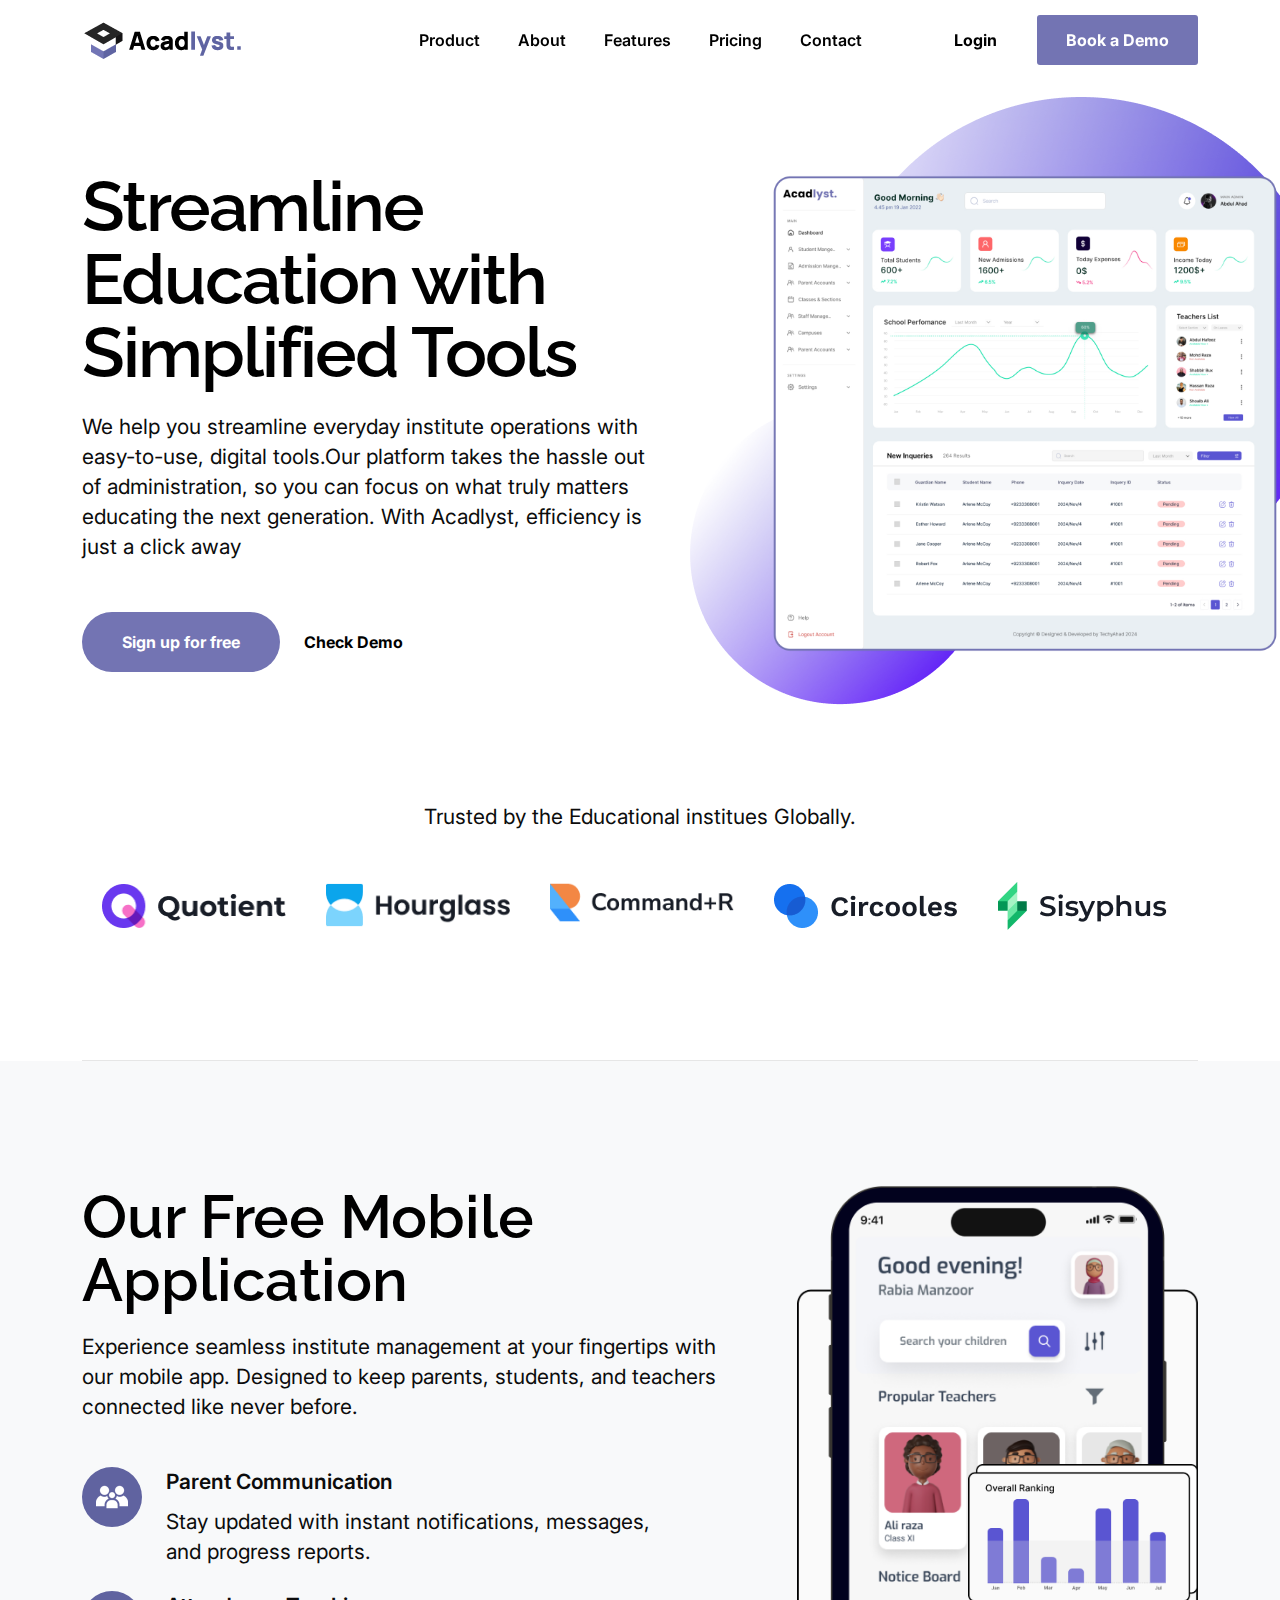
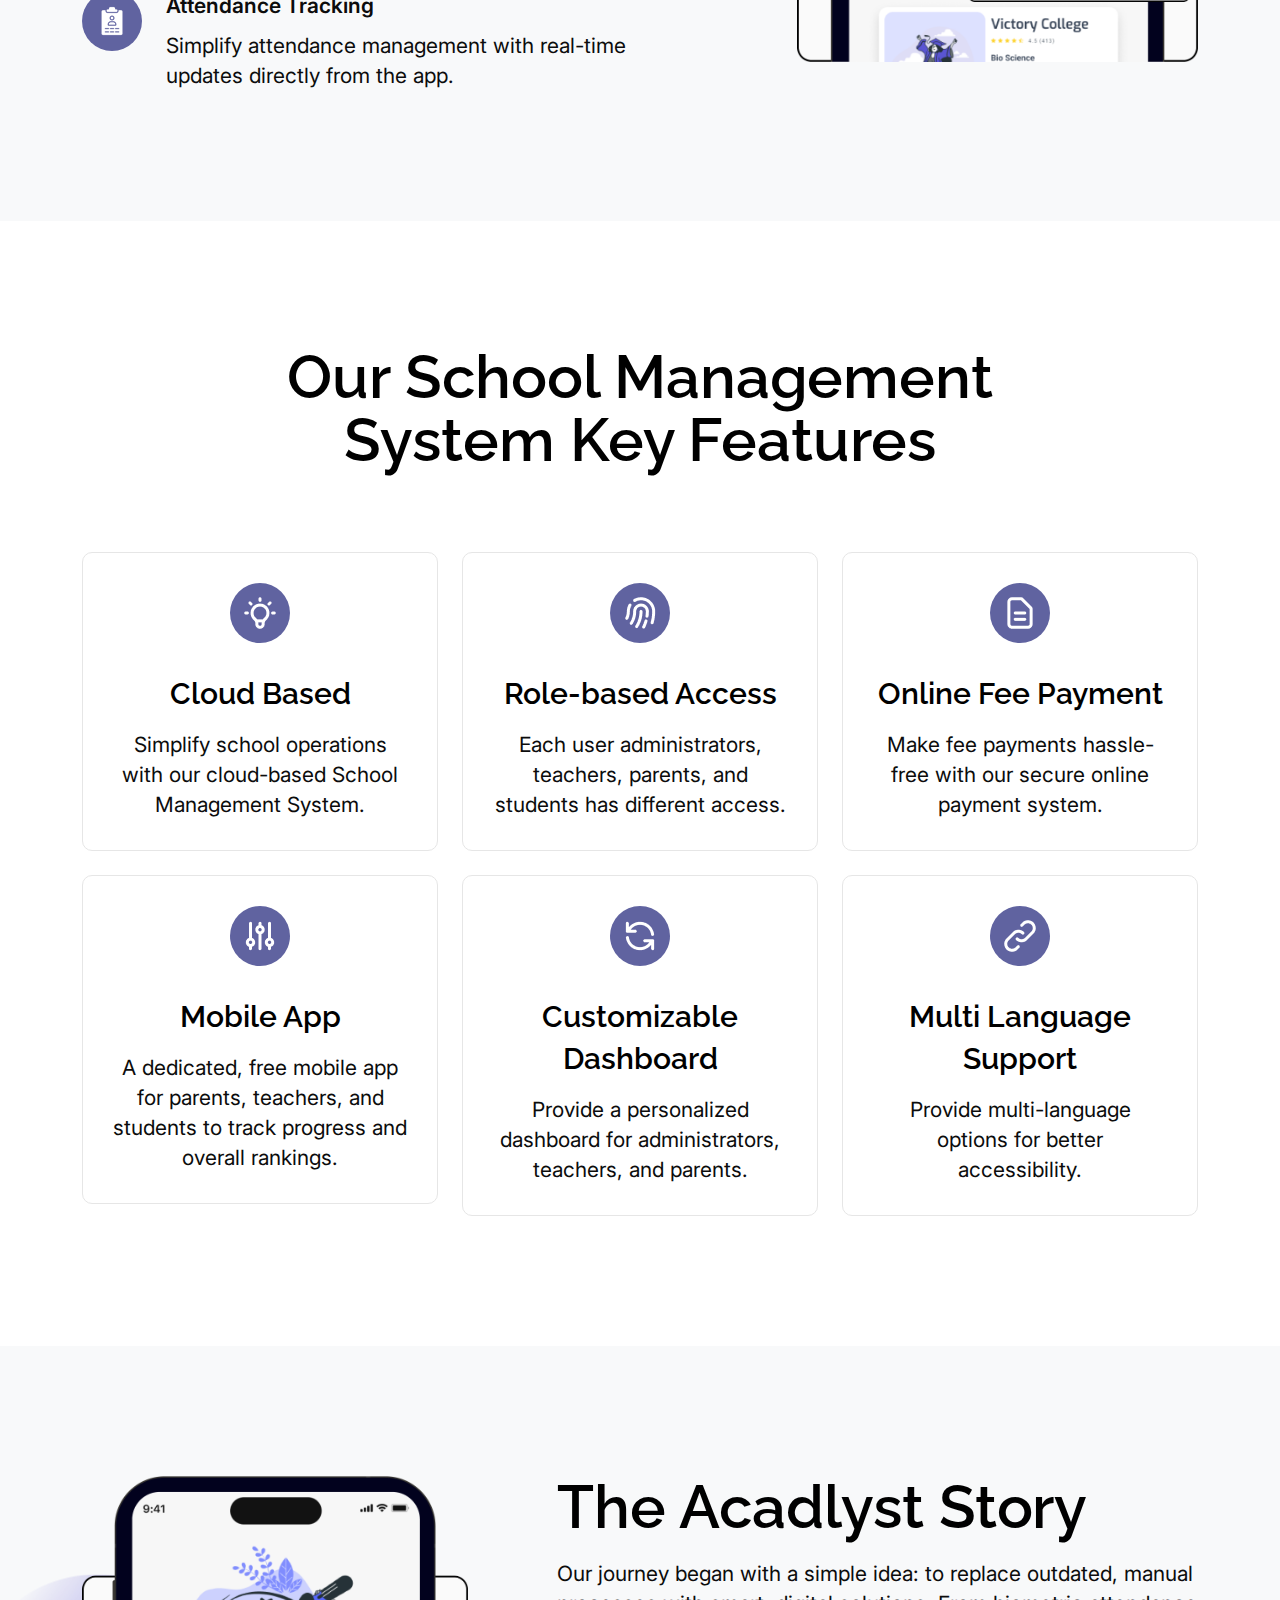
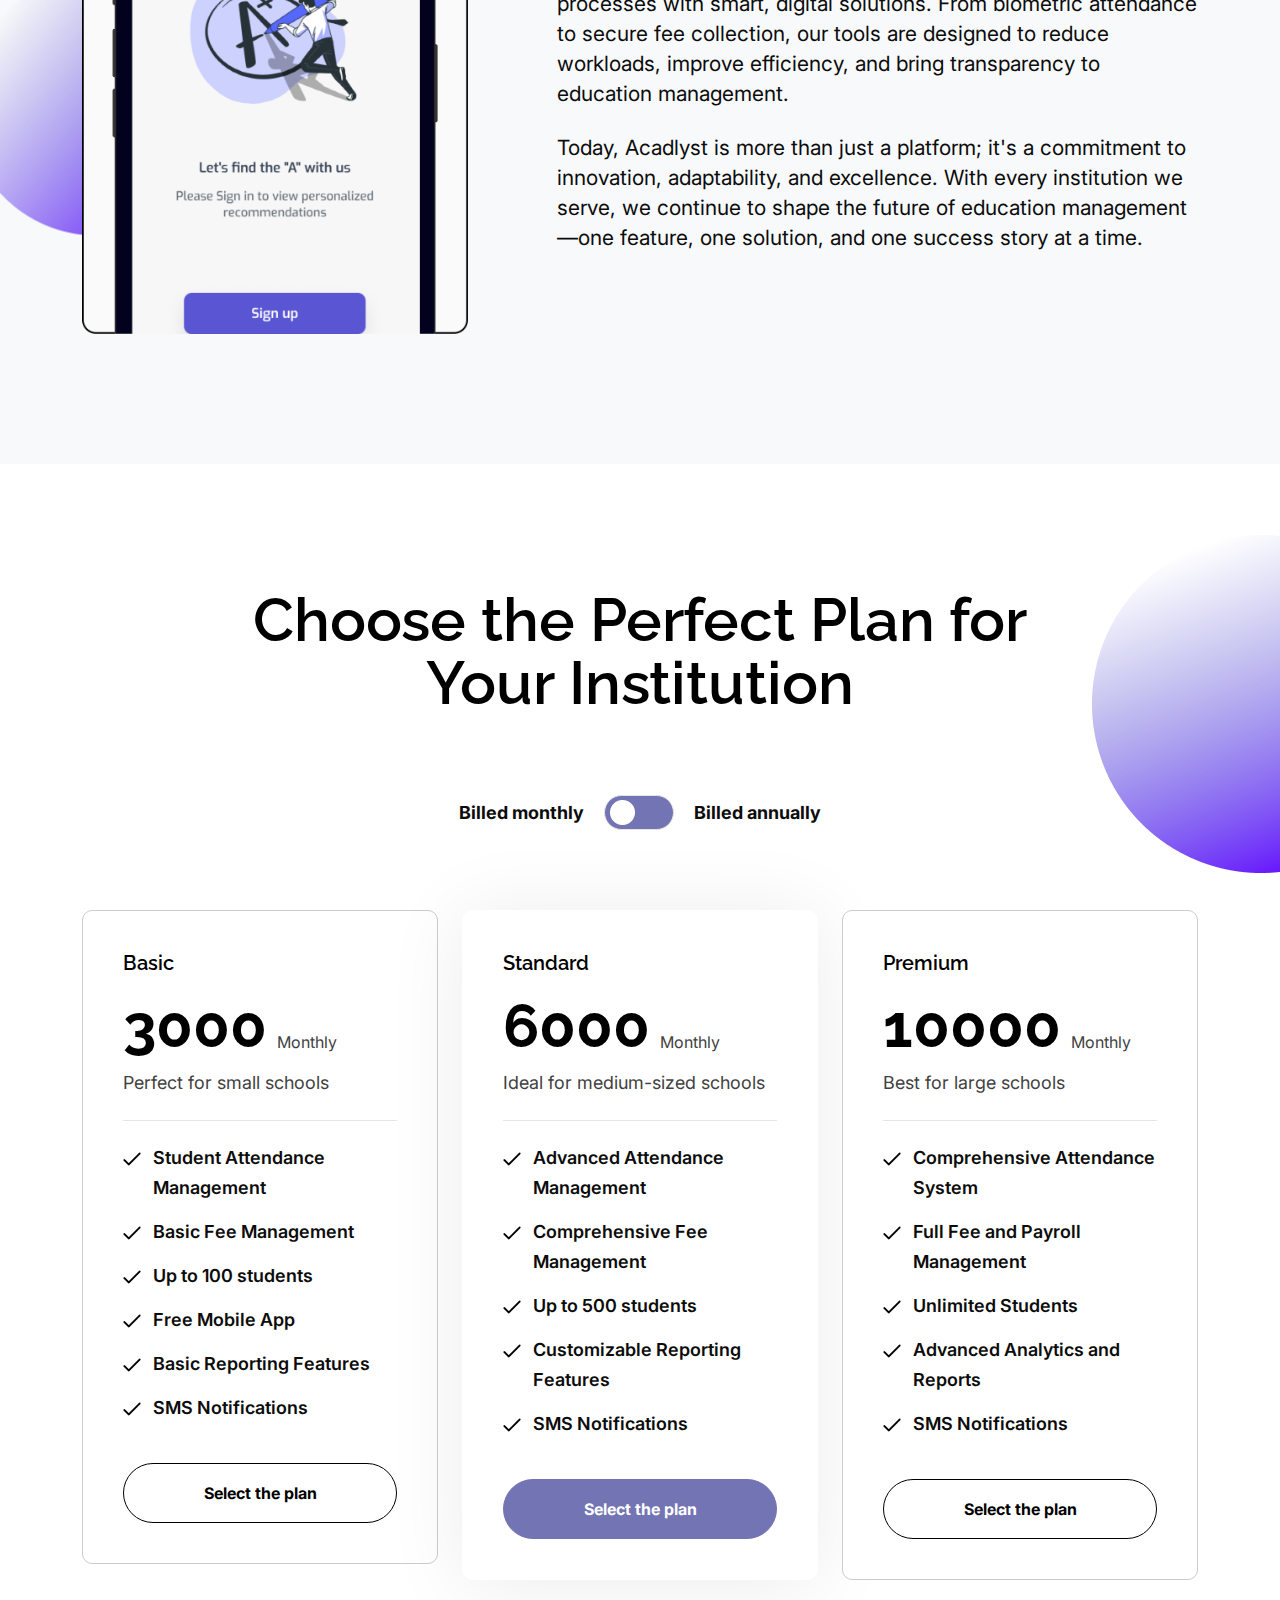
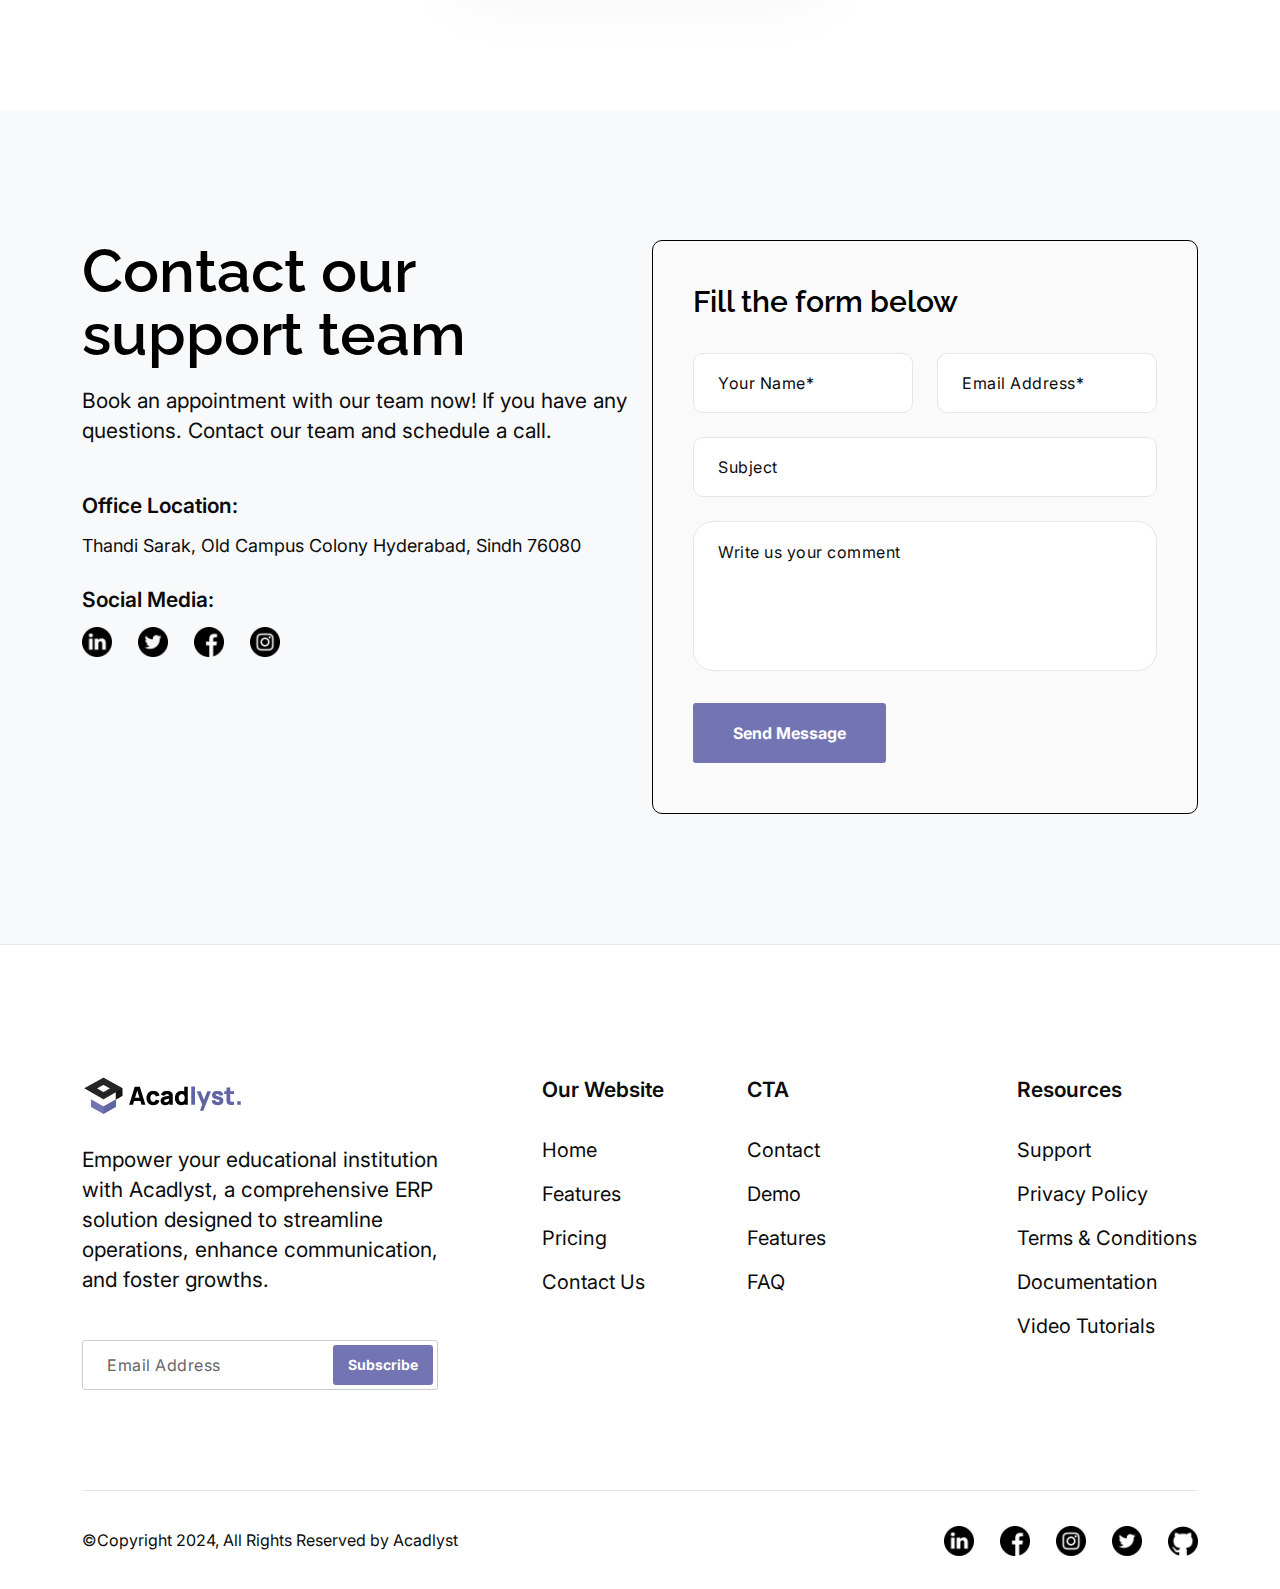
<file: index.html>
<!DOCTYPE html>
<html lang="en">

<head>
  <meta charset="UTF-8">
  <meta http-equiv="X-UA-Compatible" content="IE=edge">
  <meta name="viewport" content="width=device-width, initial-scale=1.0">

  <title>Acadlyst | Make Education Simplied</title>

  <link rel="shortcut icon" href="assets/images/favicon.png" type="image/x-icon">
  <link rel="icon" href="assets/images/favicon.png" type="image/x-icon">
  <!--- End favicon-->
  <link rel="preconnect" href="https://fonts.googleapis.com">
  <link rel="preconnect" href="https://fonts.gstatic.com" crossorigin>
  <link href="https://fonts.googleapis.com/css2?family=Inter:ital,opsz,wght@0,14..32,100..900;1,14..32,100..900&family=Manrope:wght@200..800&display=swap" rel="stylesheet">

  <link href="https://fonts.googleapis.com/css2?family=Inter:wght@400;600&family=Raleway:wght@600;700&display=swap" rel="stylesheet">

  <!-- End google font  -->

  <link rel="stylesheet" href="assets/css/bootstrap.min.css">
  <link rel="stylesheet" href="assets/css/magnific-popup.css">
  <link rel="stylesheet" href="assets/css/slick.css">
  <link rel="stylesheet" href="assets/css/animate.css">
  <link rel="stylesheet" href="assets/css/fontawesome.css">


  <!-- Code Editor  -->

  <link rel="stylesheet" href="assets/css/main.css">
  <link rel="stylesheet" href="assets/css/app.min.css">
</head>

<body class="light">

  <div class="zubuz-preloader-wrap">
    <div class="zubuz-preloader">
      <div></div>
      <div></div>
      <div></div>
      <div></div>
    </div>
  </div>


<!--Header-->
<header class="site-header site-header--menu-center zubuz-header-section" id="sticky-menu">
  <div class="container">
    <nav class="navbar site-navbar">
      <!-- Brand Logo-->
      <div class="brand-logo">
        <a href="index.html">
          <img src="assets/images/logo/web-logo.png" alt="" class="light-version-logo">
        </a>
      </div>
      <div class="menu-block-wrapper">
        <div class="menu-overlay"></div>
        <nav class="menu-block" id="append-menu-header">
          <div class="mobile-menu-head">
            <div class="go-back">
              <i class="fa fa-angle-left"></i>
            </div>
            <div class="current-menu-title"></div>
            <div class="mobile-menu-close">&times;</div>
          </div>
          <ul class="site-menu-main">
            <li class="nav-item nav-item-has-children">
              <a href="#product" class="nav-link-item drop-trigger">Product</a>
            </li>
            <li class="nav-item nav-item-has-children">
              <a href="#about" class="nav-link-item drop-trigger">About</a>
            </li>
            <li class="nav-item">
              <a href="#features" class="nav-link-item">Features</a>
            </li>
            <li class="nav-item nav-item-has-children">
              <a href="#pricing" class="nav-link-item drop-trigger">Pricing</a>
            </li>
            <li class="nav-item">
              <a href="#contact" class="nav-link-item">Contact</a>
            </li>
          </ul>
        </nav>
      </div>
      <div class="header-btn header-btn-l1 ms-auto d-none d-xs-inline-flex">
        <div class="zubuz-header-btn-wrap">
          <a class="zubuz-login-btn" href="sign-in.html">Login</a>
        </div>
        <a class="zubuz-default-btn zubuz-header-btn" href="contact-us.html">
          <span>Book a Demo</span>
        </a>
      </div>
      <!-- mobile menu trigger -->
      <div class="mobile-menu-trigger light">
        <span></span>
      </div>
    </nav>
  </div>
</header>
<!--Header End-->

<!--Hero-->
  <div class="zubuz-hero-section2" id="product">
    <div class="container">
      <div class="row zubuz_screenfix_right">
        <div class="col-lg-6">
          <div class="zubuz-hero-content">
            <h1>Streamline Education with Simplified Tools</h1>
            <p>We help you streamline everyday institute operations with easy-to-use, digital tools.Our platform takes the hassle out of administration, so you can focus on what truly matters educating the next generation. With Acadlyst, efficiency is just a click away</p>
            <div class="zubuz-hero-btn-wrap">
              <a class="zubuz-default-btn pill" href="sign-up.html"> <span>Sign up for free</span> </a>
              <a class="zubuz-login-btn m-0" href="#features">Check Demo</a>
            </div>
          </div>
        </div>
        <div class="col-lg-6">
          <div class="zubuz-hero-thumb2">
            <img src="assets/images/v2/dashboard.png" alt="">
            <div class="zubuz-hero-shape2">
              <img src="assets/images/v2/shape1-v2.png" alt="">
            </div>
            <div class="zubuz-hero-shape3">
              <img src="assets/images/v2/shape2-v2.png" alt="">
            </div>
          </div>
        </div>
      </div>
    </div>
  </div>
<!--Hero End-->

<!--Logos--> 
<div class="zubuz-brand-logo-section ">
  <div class="container">
    <div class="zubuz-brand-logo-wrap">
      <p>Trusted by the Educational institues Globally.</p>
      <div class="zubuz-brand-slider3">
        <div class="zubuz-brand-item">
          <img src="assets/images/v2/logo1.png" alt="">
        </div>
        <div class="zubuz-brand-item">
          <img src="assets/images/v2/logo2.png" alt="">
        </div>
        <div class="zubuz-brand-item">
          <img src="assets/images/v2/logo3.png" alt="">
        </div>
        <div class="zubuz-brand-item">
          <img src="assets/images/v2/logo4.png" alt="">
        </div>
        <div class="zubuz-brand-item">
          <img src="assets/images/v2/logo5.png" alt="">
        </div>
        <div class="zubuz-brand-item">
          <img src="assets/images/v2/logo1.png" alt="">
        </div>
        <div class="zubuz-brand-item">
          <img src="assets/images/v2/logo2.png" alt="">
        </div>
        <div class="zubuz-brand-item">
          <img src="assets/images/v2/logo3.png" alt="">
        </div>
        <div class="zubuz-brand-item">
          <img src="assets/images/v2/logo4.png" alt="">
        </div>
        <div class="zubuz-brand-item">
          <img src="assets/images/v2/logo5.png" alt="">
        </div>
        <div class="zubuz-brand-item">
          <img src="assets/images/v2/logo1.png" alt="">
        </div>
        <div class="zubuz-brand-item">
          <img src="assets/images/v2/logo2.png" alt="">
        </div>
        <div class="zubuz-brand-item">
          <img src="assets/images/v2/logo3.png" alt="">
        </div>
        <div class="zubuz-brand-item">
          <img src="assets/images/v2/logo3.png" alt="">
        </div>
        <div class="zubuz-brand-item">
          <img src="assets/images/v2/logo4.png" alt="">
        </div>
      </div>
    </div>
  </div>
</div>
<!--Logos End-->


<!--Mobile App-->
<div class="section zubuz-section-padding3 bg-light">
  <div class="container">
    <div class="row">
      <div class="col-lg-5 order-lg-2">
        <div class="zubuz-thumb thumb-pl">
          <img src="assets/images/v2/app-dashboard.png" alt="">
          <div class="zubuz-thumb-card2">
            <img src="assets/images/v1/card2.png" alt="">
          </div>
        </div>
      </div>
      <div class="col-lg-7 d-flex align-items-center">
        <div class="zubuz-default-content">
          <h2>Our Free Mobile Application</h2>
          <p>Experience seamless institute management at your fingertips with our mobile app. Designed to keep parents, students, and teachers connected like never before.</p>
          <div class="zubuz-extara-mt">
            <div class="zubuz-iconbox-wrap-left">
              <div class="zubuz-iconbox-icon">
                <img src="assets/images/v1/icon1.png" alt="">
              </div>
              <div class="zubuz-iconbox-data">
                <span>Parent Communication</span>
                <p>Stay updated with instant notifications, messages, and progress reports.</p>
              </div>
            </div>
            <div class="zubuz-iconbox-wrap-left">
              <div class="zubuz-iconbox-icon">
                <img src="assets/images/v1/icon2.png" alt="">
              </div>
              <div class="zubuz-iconbox-data">
                <span>Attendance Tracking</span>
                <p>Simplify attendance management with real-time updates directly from the app.</p></p>
              </div>
            </div>
          </div>
        </div>
      </div>
    </div>
  </div>
</div>
<!--Mobile App End-->


<!--Features-->
  <div class="section zubuz-section-padding3" id="features">
    <div class="container">
      <div class="zubuz-section-title center">
        <h2>Our School Management System Key Features</h2>
      </div>
      <div class="row">
        <div class="col-xl-4 col-md-6">
          <div class="zubuz-iconbox-wrap center">
            <div class="zubuz-iconbox-icon">
              <img src="assets/images/v1/icon3.png" alt="">
            </div>
            <div class="zubuz-iconbox-data">
              <h3>Cloud Based</h3>
              <p>Simplify school operations with our cloud-based School Management System. </p>
            </div>
          </div>
        </div>
        <div class="col-xl-4 col-md-6">
          <div class="zubuz-iconbox-wrap center">
            <div class="zubuz-iconbox-icon">
              <img src="assets/images/v1/icon4.png" alt="">
            </div>
            <div class="zubuz-iconbox-data">
              <h3>Role-based Access</h3>
              <p>Each user administrators, teachers, parents, and students has different access.</p>
            </div>
          </div>
        </div>
        <div class="col-xl-4 col-md-6">
          <div class="zubuz-iconbox-wrap center">
            <div class="zubuz-iconbox-icon">
              <img src="assets/images/v1/icon5.png" alt="">
            </div>
            <div class="zubuz-iconbox-data">
              <h3>Online Fee Payment</h3>
              <p>Make fee payments hassle-free with our secure online payment system. </p>
            </div>
          </div>
        </div>
        <div class="col-xl-4 col-md-6">
          <div class="zubuz-iconbox-wrap center">
            <div class="zubuz-iconbox-icon">
              <img src="assets/images/v1/icon6.png" alt="">
            </div>
            <div class="zubuz-iconbox-data">
              <h3>Mobile App</h3>
              <p>A dedicated, free mobile app for parents, teachers, and students to track progress and overall rankings. </p>
            </div>
          </div>
        </div>
        <div class="col-xl-4 col-md-6">
          <div class="zubuz-iconbox-wrap center">
            <div class="zubuz-iconbox-icon">
              <img src="assets/images/v1/icon7.png" alt="">
            </div>
            <div class="zubuz-iconbox-data">
              <h3>Customizable Dashboard</h3>
              <p>Provide a personalized dashboard for administrators, teachers, and parents.</p>
            </div>
          </div>
        </div>
        <div class="col-xl-4 col-md-6">
          <div class="zubuz-iconbox-wrap center">
            <div class="zubuz-iconbox-icon">
              <img src="assets/images/v1/icon8.png" alt="">
            </div>
            <div class="zubuz-iconbox-data">
              <h3>Multi Language Support</h3>
              <p>Provide multi-language options for better accessibility.</p>
            </div>
          </div>
        </div>
      </div>
    </div>
  </div>
<!--Features End-->


<!--About Us-->
<div class="section zubuz-section-padding2 bg-light" id="about">
  <div id="zubuz-counter"></div>
  <div class="container">
    <div class="row">
      <div class="col-lg-5">
        <div class="zubuz-v2-thumb thumb-mr">
          <img src="assets/images/v1/mocup2.png" alt="">
          <div class="zubuz-v2-thumb-shape">
            <img src="assets/images/v2/shape3-v2.png" alt="">
          </div>
        </div>
      </div>
      <div class="col-lg-7">
        <div class="zubuz-default-content">
          <h2>The Acadlyst Story</h2>
          <p>Our journey began with a simple idea: to replace outdated, manual processes with smart, digital solutions. From biometric attendance to secure fee collection, our tools are designed to reduce workloads, improve efficiency, and bring transparency to education management.</p>
          <p>Today, Acadlyst is more than just a platform; it's a commitment to innovation, adaptability, and excellence. With every institution we serve, we continue to shape the future of education management—one feature, one solution, and one success story at a time.</p>
        </div>
      </div>
    </div>
  </div>
</div>
<!--About Us End-->


<!--Pricing-->
<div class="section zubuz-section-padding3 position-relative" id="pricing">
  <div class="container">
    <div class="zubuz-section-title center">
      <h2>Choose the Perfect Plan for Your Institution</h2>
    </div>
    <div class="pricing-btn">
      <label>Billed monthly</label>
      <div class="toggle-btn">
        <input class="form-check-input btn-toggle price-deck-trigger" type="checkbox" id="flexSwitchCheckDefault" data-pricing-trigger data-target="#table-price-value" checked>
      </div>
      <label>Billed annually</label>
    </div>
    <div class="row" id="table-price-value" data-pricing-dynamic data-value-active="monthly">
      <div class="col-xl-4 col-md-6">
        <div class="zubuz-pricing-wrap">
          <div class="zubuz-pricing-header">
            <h5>Basic</h5>
          </div>
          <div class="zubuz-pricing-price">
            <div class="zubuz-price dynamic-value" data-active="3000" data-monthly="3000" data-yearly="30000"></div>
            <p class="dynamic-value" data-active="Monthly" data-monthly="Monthly" data-yearly="Yearly"></p>
          </div>
          <div class="zubuz-pricing-description">
            <p>Perfect for small schools</p>
          </div>
          <div class="zubuz-pricing-body">
            <ul>
              <li><img src="assets/images/v2/check2.png" alt="">Student Attendance Management</li>
              <li><img src="assets/images/v2/check2.png" alt="">Basic Fee Management</li>
              <li><img src="assets/images/v2/check2.png" alt="">Up to 100 students</li>
              <li><img src="assets/images/v2/check2.png" alt="">Free Mobile App</li>
              <li><img src="assets/images/v2/check2.png" alt="">Basic Reporting Features</li>
              <li><img src="assets/images/v2/check2.png" alt="">SMS Notifications</li>
            </ul>
          </div>
          <a class="zubuz-pricing-btn" href="pricing.html">Select the plan</a>
        </div>
      </div>
      <div class="col-xl-4 col-md-6">
        <div class="zubuz-pricing-wrap active">
          <div class="zubuz-pricing-header">
            <h5>Standard</h5>
          </div>
          <div class="zubuz-pricing-price">
            <div class="zubuz-price dynamic-value" data-active="6000" data-monthly="6000" data-yearly="60000"></div>
            <p class="dynamic-value" data-active="Monthly" data-monthly="Monthly" data-yearly="Yearly"></p>
          </div>
          <div class="zubuz-pricing-description">
            <p>Ideal for medium-sized schools</p>
          </div>
          <div class="zubuz-pricing-body">
            <ul>
              <li><img src="assets/images/v2/check2.png" alt="">Advanced Attendance Management</li>
              <li><img src="assets/images/v2/check2.png" alt="">Comprehensive Fee Management</li>
              <li><img src="assets/images/v2/check2.png" alt="">Up to 500 students</li>
              <li><img src="assets/images/v2/check2.png" alt="">Customizable Reporting Features</li>
              <li><img src="assets/images/v2/check2.png" alt="">SMS Notifications</li>
            </ul>
          </div>
          <a class="zubuz-pricing-btn active" href="pricing.html">Select the plan</a>
        </div>
      </div>
      <div class="col-xl-4 col-md-6">
        <div class="zubuz-pricing-wrap">
          <div class="zubuz-pricing-header">
            <h5>Premium</h5>
          </div>
          <div class="zubuz-pricing-price">
            <div class="zubuz-price dynamic-value" data-active="10000" data-monthly="10000" data-yearly="100000"></div>
            <p class="dynamic-value" data-active="Monthly" data-monthly="Monthly" data-yearly="Yearly"></p>
          </div>
          <div class="zubuz-pricing-description">
            <p>Best for large schools</p>
          </div>
          <div class="zubuz-pricing-body">
            <ul>
              <li><img src="assets/images/v2/check2.png" alt="">Comprehensive Attendance System</li>
              <li><img src="assets/images/v2/check2.png" alt="">Full Fee and Payroll Management</li>
              <li><img src="assets/images/v2/check2.png" alt="">Unlimited Students</li>
              <li><img src="assets/images/v2/check2.png" alt="">Advanced Analytics and Reports</li>
              <li><img src="assets/images/v2/check2.png" alt="">SMS Notifications</li>
            </ul>
          </div>
          <a class="zubuz-pricing-btn" href="pricing.html">Select the plan</a>
        </div>
      </div>
    </div>
  </div>
  <div class="zubuz-pricing-shape">
    <img src="assets/images/v2/shape4-v2.png" alt="">
  </div>
</div>
<!--Pricing End-->

<!--Contact Us-->
<div class="section zubuz-section-padding2 bg-light" id="contact">
  <div class="container">
    <div class="row">
      <div class="col-lg-6">
        <div class="zubuz-default-content m-right">
          <h2>Contact our support team</h2>
          <p>Book an appointment with our team now! If you have any questions. Contact our team and schedule a call.</p>
          <div class="zubuz-extara-mt">
            <div class="zubuz-iconbox-wrap-left d-block">
              <div class="zubuz-iconbox-data data-small">
                <span>Office Location:</span>
                <p>Thandi Sarak, Old Campus Colony Hyderabad, Sindh 76080</p>
              </div>
            </div>
            <div class="zubuz-iconbox-wrap-left d-block">
              <div class="zubuz-iconbox-data data-small">
                <span>Social Media:</span>
                <div class="zubuz-social-icon">
                  <ul>
                    <li>
                      <a href="#" target="_blank">
                        <img src="assets/images/icons/linkedin.png" alt="">
                      </a>
                    </li>
                    <li>
                      <a href="#" target="_blank">
                        <img src="assets/images/icons/twitter.png" alt="">
                      </a>
                    </li>
                    <li>
                      <a href="#" target="_blank">
                        <img src="assets/images/icons/facebook.png" alt="">
                      </a>
                    </li>
                    <li>
                      <a href="#" target="_blank">
                        <img src="assets/images/icons/instagram.png" alt="">
                      </a>
                    </li>
                  </ul>
                </div>
              </div>
            </div>
          </div>
        </div>
      </div>
      <div class="col-lg-6">
        <div class="zubuz-form-wrap">
          <h3>Fill the form below</h3>
          <form id="form">
            <input type="hidden" name="access_key" value="0f3c7452-e750-484f-a09d-e8bd44743b58">
            <div class="row">
              <div class="col-lg-6">
                <div class="zubuz-main-form">
                  <input type="text" name="name" placeholder="Your Name*" required>
                </div>
              </div>
              <div class="col-lg-6">
                <div class="zubuz-main-form">
                  <input type="email" name="email" placeholder="Email Address*" required>
                </div>
              </div>
            </div>
            <div class="zubuz-main-form">
              <input type="text" name="subject" placeholder="Subject">
            </div>
            <div class="zubuz-main-form">
              <textarea name="message" placeholder="Write us your comment" required></textarea>
            </div>
            <button id="zubuz-submit-btn" type="submit"><span>Send Message</span></button>
          </form>
          <div id="result" style="margin-top: 10px; color: #333;"></div> <!-- For status messages -->
        </div>
      </div>      
    </div>
  </div>
</div>
<!--Contact us End-->

<!--Footer-->
<footer class="zubuz-footer-section main-footer">
  <div class="container">
    <div class="zubuz-footer-top">
      <div class="row">
        <div class="col-xl-4 col-lg-12">
          <div class="zubuz-footer-textarea">
            <a href="index.html">
              <img src="assets/images/logo/web-logo.png" style="max-width:200px"> 
            </a>
            <p>Empower your educational institution with Acadlyst, a comprehensive ERP solution designed to streamline operations, enhance communication, and foster growths.</p>
            <div class="zubuz-subscribe-one">
              <form action="#">
                <input type="email" placeholder="Email Address">
                <button class="zubuz-default-btn zubuz-subscription-btn one" id="zubuz-subscription-btn" type="submit">
                  <span>Subscribe</span>
                </button>
              </form>
            </div>
          </div>
        </div>
        <div class="col-xl-3 col-md-4">
          <div class="zubuz-footer-menu extar-margin">
            <div class="zubuz-footer-title">
              <p>Our Website</p>
            </div>
            <ul>
              <li><a href="">Home</a></li>
              <li><a href="">Features</a></li>
              <li><a href="">Pricing</a></li>
              <li><a href="">Contact Us</a></li>
            </ul>
          </div>
        </div>
        <div class="col-xl-2 col-md-4">
          <div class="zubuz-footer-menu">
            <div class="zubuz-footer-title">
              <p>CTA</p>
            </div>
            <ul>
              <li><a href="">Contact</a></li>
              <li><a href="">Demo</a></li>
              <li><a href="">Features</a></li>
              <li><a href="">FAQ</a></li>
            </ul>
          </div>
        </div>
        <div class="col-xl-3 col-md-4">
          <div class="zubuz-footer-menu extar-margin">
            <div class="zubuz-footer-title">
              <p>Resources</p>
            </div>
            <ul>
              <li><a href="">Support</a></li>
              <li><a href="">Privacy Policy</a></li>
              <li><a href="">Terms & Conditions</a></li>
              <li><a href="">Documentation</a></li>
              <li><a href="">Video Tutorials</a></li>
            </ul>
          </div>
        </div>
      </div>
    </div>
    <div class="zubuz-footer-bottom">
      <div class="zubuz-social-icon order-md-2">
        <ul>
          <li>
            <a href="#" target="_blank">
              <img src="assets/images/icons/linkedin.png">
            </a>
          </li>
          <li>
            <a href="#" target="_blank">
              <img src="assets/images/icons/facebook.png">
            </a>
          </li>
          <li>
            <a href="#" target="_blank">
              <img src="assets/images/icons/instagram.png">
            </a>
          </li>
          <li>
            <a href="#" target="_blank">
              <img src="assets/images/icons/twitter.png">
            </a>
          </li>
          <li>
            <a href="#" target="_blank">
              <img src="assets/images/icons/github.png">
            </a>
          </li>
        </ul>
      </div>
      <div class="zubuz-copywright">
        <p> &copy;Copyright 2024, All Rights Reserved by Acadlyst</p>
      </div>
    </div>
  </div>
</footer>
<!--footer End-->

<script>
  const form = document.getElementById('form');
  const result = document.getElementById('result');
  form.addEventListener('submit', function (e) {
    e.preventDefault();
    const formData = new FormData(form);
    const object = Object.fromEntries(formData);
    const json = JSON.stringify(object);
    result.innerHTML = "Please wait...";
    fetch('https://api.web3forms.com/submit', {
      method: 'POST',
      headers: {
        'Content-Type': 'application/json',
        'Accept': 'application/json'
      },
      body: json
    })
      .then(async (response) => {
        let json = await response.json();
        if (response.status === 200) {
          result.innerHTML = "Form submitted successfully";
        } else {
          console.log(response);
          result.innerHTML = json.message || "Error submitting form";
        }
      })
      .catch(error => {
        console.log(error);
        result.innerHTML = "Something went wrong!";
      })
      .finally(() => {
        form.reset();
        setTimeout(() => {
          result.style.display = "none";
        }, 3000);
      });
  });
</script>

  <script src="assets/js/jquery-3.6.0.min.js"></script>
  <script src="assets/js/bootstrap.bundle.min.js"></script>
  <script src="assets/js/menu/menu.js"></script>
  <script src="assets/js/jquery.magnific-popup.min.js"></script>
  <script src="assets/js/slick.js"></script>

  <script src="assets/js/app.js"></script>

</body>
</html>
</file>
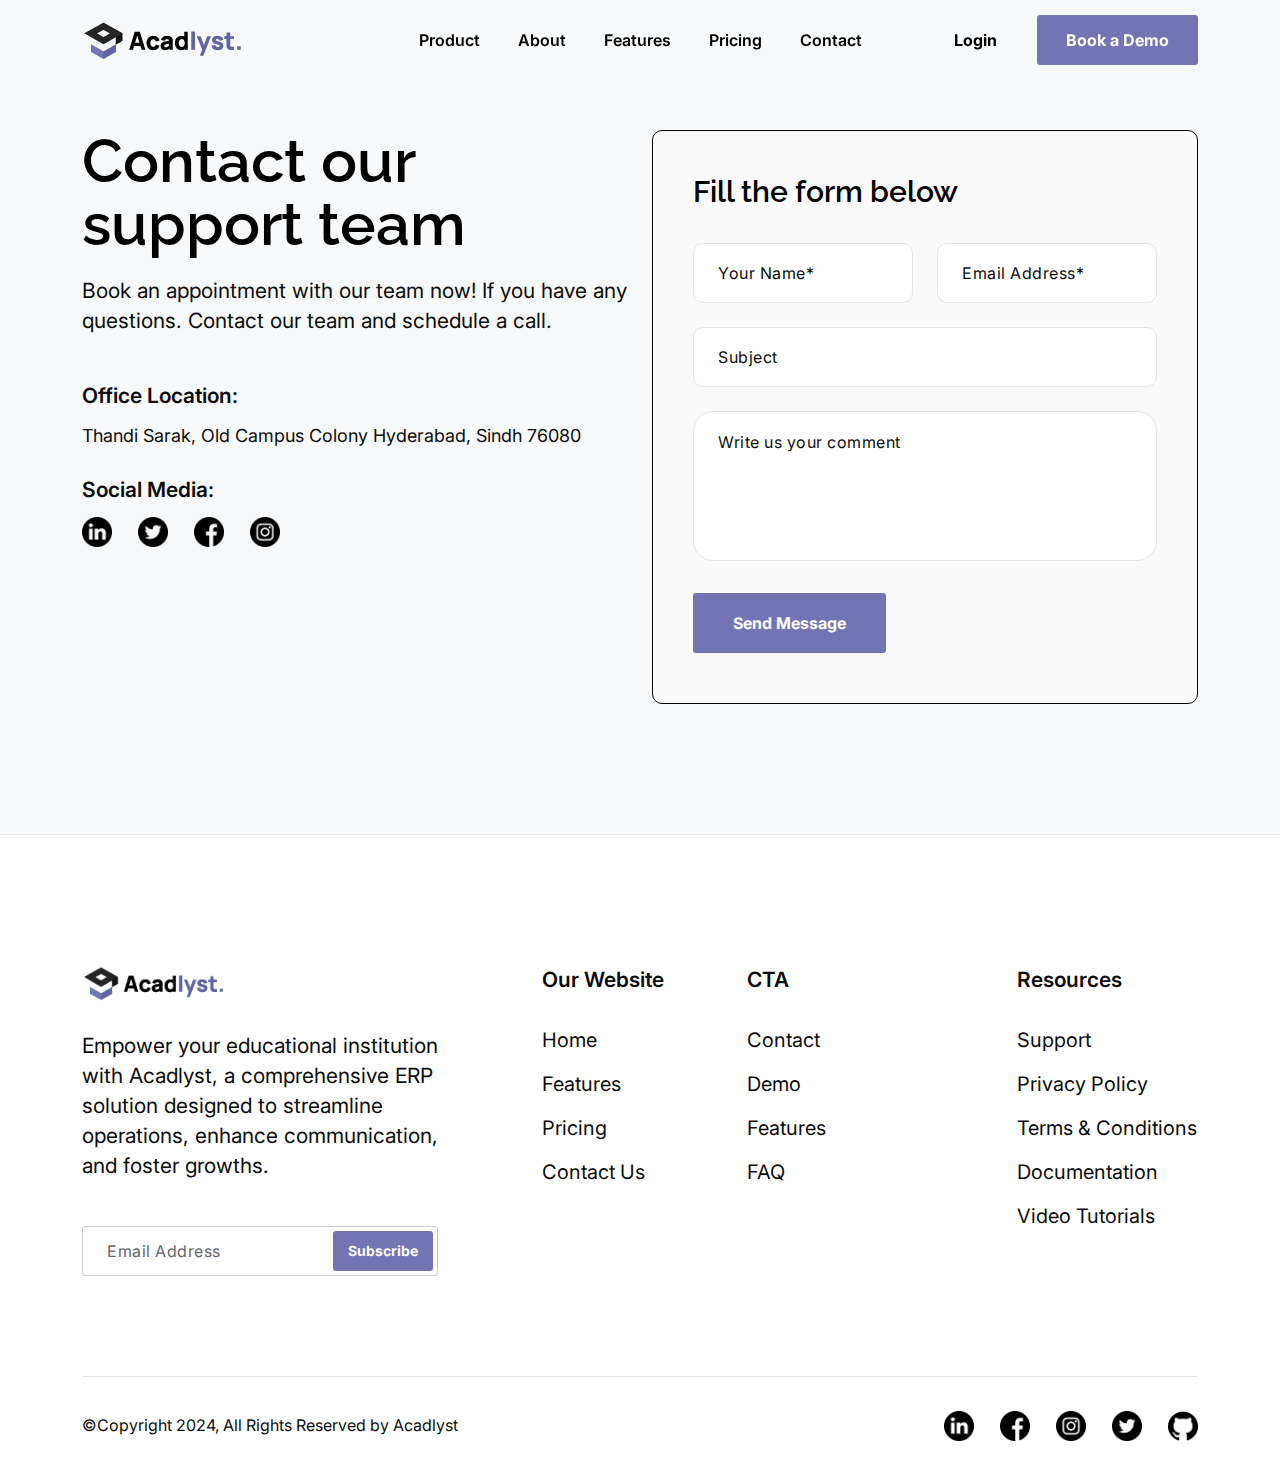
<file: contact-us.html>
<!DOCTYPE html>
<html lang="en">

<head>
  <meta charset="UTF-8">
  <meta http-equiv="X-UA-Compatible" content="IE=edge">
  <meta name="viewport" content="width=device-width, initial-scale=1.0">

  <title>Acadlyst | Make Education Simplied</title>

  <link rel="shortcut icon" href="assets/images/favicon.png" type="image/x-icon">
  <link rel="icon" href="assets/images/favicon.png" type="image/x-icon">
  <!--- End favicon-->

  <link href="https://fonts.googleapis.com/css2?family=Inter:wght@400;600&family=Raleway:wght@600;700&display=swap" rel="stylesheet">
  <!-- End google font  -->

  <link rel="stylesheet" href="assets/css/bootstrap.min.css">
  <link rel="stylesheet" href="assets/css/magnific-popup.css">
  <link rel="stylesheet" href="assets/css/slick.css">
  <link rel="stylesheet" href="assets/css/animate.css">
  <link rel="stylesheet" href="assets/css/fontawesome.css">


  <!-- Code Editor  -->

  <link rel="stylesheet" href="assets/css/main.css">
  <link rel="stylesheet" href="assets/css/app.min.css">
</head>

<body class="light">

  <div class="zubuz-preloader-wrap">
    <div class="zubuz-preloader">
      <div></div>
      <div></div>
      <div></div>
      <div></div>
    </div>
  </div>




  <header class="site-header site-header--menu-center zubuz-header-section" id="sticky-menu">
    <div class="container">
      <nav class="navbar site-navbar">
        <!-- Brand Logo-->
        <div class="brand-logo">
          <a href="index.html">
            <img src="assets/images/logo/web-logo.png" alt="" class="light-version-logo">
          </a>
        </div>
        <div class="menu-block-wrapper">
          <div class="menu-overlay"></div>
          <nav class="menu-block" id="append-menu-header">
            <div class="mobile-menu-head">
              <div class="go-back">
                <i class="fa fa-angle-left"></i>
              </div>
              <div class="current-menu-title"></div>
              <div class="mobile-menu-close">&times;</div>
            </div>
            <ul class="site-menu-main">
              <li class="nav-item nav-item-has-children">
                <a href="index.html#product" class="nav-link-item drop-trigger">Product</a>
              </li>
              <li class="nav-item nav-item-has-children">
                <a href="index.html#about" class="nav-link-item drop-trigger">About</a>
              </li>
              <li class="nav-item">
                <a href="index.html#features" class="nav-link-item">Features</a>
              </li>
              <li class="nav-item nav-item-has-children">
                <a href="index.html#pricing" class="nav-link-item drop-trigger">Pricing</a>
              </li>
              <li class="nav-item">
                <a href="contact-us.html" class="nav-link-item">Contact</a>
              </li>
            </ul>
          </nav>
        </div>
        <div class="header-btn header-btn-l1 ms-auto d-none d-xs-inline-flex">
          <div class="zubuz-header-btn-wrap">
            <a class="zubuz-login-btn" href="sign-up.html">Login</a>
          </div>
          <a class="zubuz-default-btn zubuz-header-btn" href="contact-us.html">
            <span>Book a Demo</span>
          </a>
        </div>
        <!-- mobile menu trigger -->
        <div class="mobile-menu-trigger light">
          <span></span>
        </div>
      </nav>
    </div>
  </header>

  <div class="section zubuz-section-padding2 bg-light" id="contact">
    <div class="container">
      <div class="row">
        <div class="col-lg-6">
          <div class="zubuz-default-content m-right">
            <h2>Contact our support team</h2>
            <p>Book an appointment with our team now! If you have any questions. Contact our team and schedule a call.</p>
            <div class="zubuz-extara-mt">
              <div class="zubuz-iconbox-wrap-left d-block">
                <div class="zubuz-iconbox-data data-small">
                  <span>Office Location:</span>
                  <p>Thandi Sarak, Old Campus Colony Hyderabad, Sindh 76080</p>
                </div>
              </div>
              <div class="zubuz-iconbox-wrap-left d-block">
                <div class="zubuz-iconbox-data data-small">
                  <span>Social Media:</span>
                  <div class="zubuz-social-icon">
                    <ul>
                      <li>
                        <a href="#" target="_blank">
                          <img src="assets/images/icons/linkedin.png" alt="">
                        </a>
                      </li>
                      <li>
                        <a href="#" target="_blank">
                          <img src="assets/images/icons/twitter.png" alt="">
                        </a>
                      </li>
                      <li>
                        <a href="#" target="_blank">
                          <img src="assets/images/icons/facebook.png" alt="">
                        </a>
                      </li>
                      <li>
                        <a href="#" target="_blank">
                          <img src="assets/images/icons/instagram.png" alt="">
                        </a>
                      </li>
                    </ul>
                  </div>
                </div>
              </div>
            </div>
          </div>
        </div>
        <div class="col-lg-6">
          <div class="zubuz-form-wrap">
            <h3>Fill the form below</h3>
            <form id="form">
              <input type="hidden" name="access_key" value="0f3c7452-e750-484f-a09d-e8bd44743b58">
              <div class="row">
                <div class="col-lg-6">
                  <div class="zubuz-main-form">
                    <input type="text" name="name" placeholder="Your Name*" required>
                  </div>
                </div>
                <div class="col-lg-6">
                  <div class="zubuz-main-form">
                    <input type="email" name="email" placeholder="Email Address*" required>
                  </div>
                </div>
              </div>
              <div class="zubuz-main-form">
                <input type="text" name="subject" placeholder="Subject">
              </div>
              <div class="zubuz-main-form">
                <textarea name="message" placeholder="Write us your comment" required></textarea>
              </div>
              <button id="zubuz-submit-btn" type="submit"><span>Send Message</span></button>
            </form>
            <div id="result" style="margin-top: 10px; color: #333;"></div> <!-- For status messages -->
          </div>
        </div>      
      </div>
    </div>
  </div>

  <footer class="zubuz-footer-section main-footer">
    <div class="container">
      <div class="zubuz-footer-top">
        <div class="row">
          <div class="col-xl-4 col-lg-12">
            <div class="zubuz-footer-textarea">
              <a href="">
                <img src="assets/images/logo/web-logo.png" style="max-width: 40%;"> 
              </a>
              <p>Empower your educational institution with Acadlyst, a comprehensive ERP solution designed to streamline operations, enhance communication, and foster growths.</p>
              <div class="zubuz-subscribe-one">
                <form action="#">
                  <input type="email" placeholder="Email Address">
                  <button class="zubuz-default-btn zubuz-subscription-btn one" id="zubuz-subscription-btn" type="submit">
                    <span>Subscribe</span>
                  </button>
                </form>
              </div>
            </div>
          </div>
          <div class="col-xl-3 col-md-4">
            <div class="zubuz-footer-menu extar-margin">
              <div class="zubuz-footer-title">
                <p>Our Website</p>
              </div>
              <ul>
                <li><a href="">Home</a></li>
                <li><a href="">Features</a></li>
                <li><a href="">Pricing</a></li>
                <li><a href="">Contact Us</a></li>
              </ul>
            </div>
          </div>
          <div class="col-xl-2 col-md-4">
            <div class="zubuz-footer-menu">
              <div class="zubuz-footer-title">
                <p>CTA</p>
              </div>
              <ul>
                <li><a href="">Contact</a></li>
                <li><a href="">Demo</a></li>
                <li><a href="">Features</a></li>
                <li><a href="">FAQ</a></li>
              </ul>
            </div>
          </div>
          <div class="col-xl-3 col-md-4">
            <div class="zubuz-footer-menu extar-margin">
              <div class="zubuz-footer-title">
                <p>Resources</p>
              </div>
              <ul>
                <li><a href="">Support</a></li>
                <li><a href="">Privacy Policy</a></li>
                <li><a href="">Terms & Conditions</a></li>
                <li><a href="">Documentation</a></li>
                <li><a href="">Video Tutorials</a></li>
              </ul>
            </div>
          </div>
        </div>
      </div>
      <div class="zubuz-footer-bottom">
        <div class="zubuz-social-icon order-md-2">
          <ul>
            <li>
              <a href="#" target="_blank">
                <img src="assets/images/icons/linkedin.png">
              </a>
            </li>
            <li>
              <a href="#" target="_blank">
                <img src="assets/images/icons/facebook.png">
              </a>
            </li>
            <li>
              <a href="#" target="_blank">
                <img src="assets/images/icons/instagram.png">
              </a>
            </li>
            <li>
              <a href="#" target="_blank">
                <img src="assets/images/icons/twitter.png">
              </a>
            </li>
            <li>
              <a href="#" target="_blank">
                <img src="assets/images/icons/github.png">
              </a>
            </li>
          </ul>
        </div>
        <div class="zubuz-copywright">
          <p> &copy;Copyright 2024, All Rights Reserved by Acadlyst</p>
        </div>
      </div>
    </div>
  </footer>

  <script>
    const form = document.getElementById('form');
    const result = document.getElementById('result');
    form.addEventListener('submit', function (e) {
      e.preventDefault();
      const formData = new FormData(form);
      const object = Object.fromEntries(formData);
      const json = JSON.stringify(object);
      result.innerHTML = "Please wait...";
      fetch('https://api.web3forms.com/submit', {
        method: 'POST',
        headers: {
          'Content-Type': 'application/json',
          'Accept': 'application/json'
        },
        body: json
      })
        .then(async (response) => {
          let json = await response.json();
          if (response.status === 200) {
            result.innerHTML = "Form submitted successfully";
          } else {
            console.log(response);
            result.innerHTML = json.message || "Error submitting form";
          }
        })
        .catch(error => {
          console.log(error);
          result.innerHTML = "Something went wrong!";
        })
        .finally(() => {
          form.reset();
          setTimeout(() => {
            result.style.display = "none";
          }, 3000);
        });
    });
  </script>

  <!-- scripts -->

  <script src="assets/js/jquery-3.6.0.min.js"></script>
  <script src="assets/js/bootstrap.bundle.min.js"></script>
  <script src="assets/js/menu/menu.js"></script>
  <script src="assets/js/isotope.pkgd.min.js"></script>
  <script src="assets/js/jquery.magnific-popup.min.js"></script>
  <script src="assets/js/slick.js"></script>
  <script src="assets/js/countdown.js"></script>
  <script src="assets/js/wow.min.js"></script>
  <script src="assets/js/faq.js"></script>

  <script src="assets/js/app.js"></script>


</body>
</html>
</file>
<file: assets/css/main.css>
/*Header Css StaRT*/
.site-navbar {
  display: flex;
  position: relative;
  flex-wrap: wrap;
  align-items: center;
  justify-content: space-between;
  padding-top: 0px;
}
.brand-logo, 
.default-logo, 
.responsive-logo {
    max-width: 260px;
    max-width: 180px;
    transition: all 0.4s;
    position: relative;
    margin-right: 35px;
}
@media (min-width: 576px) {
  .site-navbar {
    padding-top: 0px;
  }
}

@media (min-width: 992px) {
  .site-navbar {
    flex-flow: row nowrap;
    justify-content: flex-start;
  }
}

.site-navbar .menu-block-wrapper {
  flex-grow: 1;
  align-items: center;
}


@media (min-width: 992px) {
  .site-navbar .menu-block-wrapper {
    display: flex !important;
    flex-basis: auto;
  }
  
}

.site-header--absolute {
  position: absolute;
  top: 0;
  left: 0;
  width: 100%;
  z-index: 999;
}

.site-header--sticky:not(.mobile-sticky-enable) {
  position: absolute !important;
  top: 0;
  right: 0;
  width: 100%;
  z-index: 999;
}

@media (min-width: 992px) {
  .site-header--sticky:not(.mobile-sticky-enable) {
    /*position: fixed !important;*/
    transition: .4s;
  }
  .site-header--sticky:not(.mobile-sticky-enable).scrolling {
    transform: translateY(-100%);
    transition: .4s;
  }
  .site-header--sticky:not(.mobile-sticky-enable).reveal-header {
    transform: translateY(0%);
    box-shadow: 0 12px 34px -11px rgba(65, 62, 101, 0.1);
    z-index: 1000;
  }
}

.site-header--sticky.mobile-sticky-enable {
  top: 0;
  right: 0;
  width: 100%;
  z-index: 999;
  position: fixed !important;
  transition: .4s;
}

.site-header--sticky.mobile-sticky-enable.scrolling {
  transform: translateY(-100%);
  transition: .4s;
}

.site-header--sticky.mobile-sticky-enable.reveal-header {
  transform: translateY(0%);
  box-shadow: 0 12px 34px -11px rgba(65, 62, 101, 0.1);
  z-index: 9999;
}

.site-header--menu-center .container {
  position: relative;
}

.site-header--menu-center .menu-block-wrapper {
  position: static;
}

@media (min-width: 992px) {
  .site-header--menu-center .menu-block {
    margin-left: auto;
    margin-right: auto;
  }
}

@media (min-width: 992px) {
  .site-header--menu-left .container-fluid .sub-menu.megamenu {
    left: 0%;
    transform: translateX(0%) translateY(10px);
  }
}

@media (min-width: 992px) {
  .site-header--menu-left .container-fluid .nav-item.has-megamenu:hover > .sub-menu {
    transform: translateX(0%) translateY(-10px);
    left: 0%;
    margin-left: 20px;
  }
}

.site-header--menu-left .menu-block .site-menu-main {
  justify-content: flex-start;
  padding-left: 15px;
}

@media (min-width: 1200px) {
  .site-header--menu-left .menu-block {
    width: 100%;
  }
}

.site-header--menu-right .menu-block-wrapper {
  position: static;
}

.site-header--menu-right .menu-block {
  margin-left: auto;
}

@media (min-width: 992px) {
  .site-header > .container-fluid .sub-menu.megamenu {
    left: 50%;
    transform: translateX(-50%) translateY(10px);
  }
}

@media (min-width: 992px) {
  .site-header > .container-fluid .nav-item.has-megamenu:hover > .sub-menu {
    transform: translateX(-50%) translateY(-10px);
    left: 50%;
  }
}

@media (min-width: 768px) {
  .container-fluid .site-navbar {
    padding-left: 10px;
    padding-right: 10px;
  }
}

@media (min-width: 992px) {
.container-fluid .site-navbar {
    padding-left: 48px;
    padding-right: 48px;
   
}
}

@media (min-width: 480px) {
  .header-btns {
    margin-right: 15px;
  }
}

@media (min-width: 992px) {
  .header-btns {
    margin-right: 0;
  }
}

.top-contact-menu-wraper .header-btn {
  order: 3;
}

.top-contact-menu-wraper .mobile-menu-trigger {
  order: 4;
}

@media (min-width: 992px) {
  .top-contact-menu-wraper .nav-link-item {
    color: #fff !important;
  }
  .top-contact-menu-wraper .site-menu-main .nav-link-item {
    padding-top: 19px !important;
    padding-bottom: 19px !important;
  }
  .top-contact-menu-wraper .navbar {
    flex-wrap: wrap;
    padding: 30px 0px 0px 0px;
  }
  .top-contact-menu-wraper .brand-logo {
    min-width: 50%;
    order: 1;
    padding-bottom: 30px;
  }
  .top-contact-menu-wraper .header-btn {
    order: 4;
  }
  .top-contact-menu-wraper .menu-block-wrapper {
    min-width: calc(100% - 256px);
    order: 3;
    background: #1D263A;
    border-radius: 0px 0px 0px 5px;
  }
  .top-contact-menu-wraper .top-contact-block {
    order: 2;
    min-width: 50%;
    display: flex !important;
    justify-content: flex-end;
    padding-bottom: 8px;
  }
  .top-contact-menu-wraper .menu-block {
    margin-left: initial;
  }
}

.top-contact-block ul {
  display: flex;
  align-items: center;
}

.top-contact-block ul li {
  display: inline-flex;
  align-items: center;
}

.top-contact-block span {
  height: 30px;
  width: 1px;
  background: rgba(29, 36, 58, 0.12);
  margin: 0px 35px;
}

.top-contact-block img {
  margin-right: 12px;
}

.top-contact-block a {
  display: flex;
  align-items: center;
  font-weight: 600;
  font-size: 17px;
  line-height: 30px;
  color: #1D263A;
}

@media (min-width: 992px) {
  .row-lg {
    display: flex;
  }
}

@-webkit-keyframes slideLeft {
  0% {
    opacity: 0;
    transform: translateX(100%);
  }
  100% {
    opacity: 1;
    transform: translateX(0%);
  }
}

@keyframes slideLeft {
  0% {
    opacity: 0;
    transform: translateX(100%);
  }
  100% {
    opacity: 1;
    transform: translateX(0%);
  }
}

@-webkit-keyframes slideRight {
  0% {
    opacity: 1;
    transform: translateX(0%);
  }
  100% {
    opacity: 0;
    transform: translateX(100%);
  }
}

@keyframes slideRight {
  0% {
    opacity: 1;
    transform: translateX(0%);
  }
  100% {
    opacity: 0;
    transform: translateX(100%);
  }
}

.site-menu-main {
  margin-bottom: 0;
  padding-left: 0;
}

@media (min-width: 992px) {
  .site-menu-main {
    display: flex;
    margin-bottom: 0;
    padding-left: 0;
  }
}

.site-menu-main li {
  list-style: none;
}

.site-menu-main ul {
  list-style: none;
  margin-left: 0;
}

.site-menu-main a {
  text-decoration: none;
}

.navbar {
  padding-top: 0;
  padding-bottom: 0;
}

@media (min-width: 992px) {
  .navbar {
    padding-top: 0;
    padding-bottom: 0;
  }
}

.site-menu-main .nav-item {
  display: inherit;
}

.site-menu-main .nav-link-item {
  color: #000;
  font-size: 16px;
  font-weight: 600;
  font-style: normal;
  letter-spacing: normal;
  position: relative;
}
.white-menu .site-menu-main .nav-link-item, 
.white-menu .zubuz-login-btn {
  color: var(--white-color);
}


@media (min-width: 992px) {
  .site-menu-main .nav-link-item {
    padding-top: 15px !important;
    padding-bottom: 15px !important;
    padding-left: 19px !important;
    padding-right: 19px !important;
  }
}

.dark-mode-texts .nav-link-item {
  color: #fff;
}

.site-menu-main .sub-menu {
    z-index: 500;
    background-color: #fff;
    box-shadow: -2px 2px 70px -25px rgb(0 0 0 / 30%);
    position: absolute;
    left: 0;
    top: 61px;
    margin: 0;
    padding: 12px 0;
    transition: .4s;
    z-index: 4;
    transform: translatey(20px);
    opacity: 0;
    visibility: hidden;
    min-width: 205px;
    border-radius: 6px;
}
.site-menu-main .sub-menu:before {
    content: '';
    width: 15px;
    height: 15px;
    background-color: #fff;
    position: absolute;
    top: 0;
    left: 22px;
    transform: rotate(
45deg
) translatey(-11px);
    z-index: 8;
}
.sub-menu.megamenu:before{
  content: none;
}
.site-menu-main .sub-menu.shape-none:before{
  content: none;
}

/*@media (min-width: 992px) {
  .site-menu-main .sub-menu {
    min-width: 235px;
    max-width: 235px;
  }
}*/

@media (min-width: 992px) {
  .site-menu-main .sub-menu .sub-menu {
    top: 0 !important;
    left: 100%;
  }
}

.site-menu-main .sub-menu--item {
    font-size: 15px;
    font-weight: 600;
}

@media (max-width: 992px) {
  .site-menu-main .sub-menu--item {
    padding-top: 10px;
    padding-bottom: 10px;
    border-bottom: 1px solid rgba(0, 0, 0, 0.1);
  }
}

@media (min-width: 992px) {
  .site-menu-main .sub-menu--item {
    color: #000;
  }
}

.site-menu-main .sub-menu--item > a {
  color: inherit;
  padding: 4px 20px;
  font-weight: 700;
  color: #000;
  position: relative;
}
.site-menu-main .sub-menu--item > a .menu-item-text {
  position: relative;
  transition: all 0.3s ease;
}
.site-menu-main .sub-menu--item > a .menu-item-text::after{
  content: "";
  position: absolute;
  bottom: 0;
  left: auto;
  right: 0;
  height: 2px;
  width: 0;
  background-color: #202030;
  transition: all 0.3s ease;
}
.site-menu-main .sub-menu--item > a:hover .menu-item-text::after {
  left: 0;
  right: auto;
  width: 100%;
}

@media (min-width: 992px) {
  .site-menu-main .sub-menu--item > a {
    transition: .4s;
  }
}

/* .site-menu-main .sub-menu--item:hover > a {
  color: var(--accent-color);
} */

@media (min-width: 992px) {
  .site-menu-main .sub-menu.megamenu {
    background-color: #fff;
  }
}

.site-menu-main .sub-menu.megamenu .dropdown-image-block {
  max-height: 336px;
}

@media (min-width: 320px) and (max-width: 992px) {
  .site-menu-main .sub-menu.megamenu {
    border: 0;
  }
}

@media (min-width: 992px) {
  .site-menu-main .sub-menu.megamenu {
    padding: 30px;
    min-width: 925px;
    left: 50%;
    transform: translateX(-50%) translateY(10px);
    will-change: transform;
    top: 100%;
    box-shadow: 0 42px 54px rgba(0, 0, 0, 0.09);
    border: 1px solid #e7e9ed;
    border-radius: 8px;
    visibility: hidden;
    z-index: -99;
    opacity: 0;
    pointer-events: none;
  }
  /* .site-menu-main .sub-menu.megamenu.megadropdown-center {
    transform: translateX(-50%) translateY(-10px);
  } */
  /* .site-menu-main .sub-menu.megamenu.megadropdown-right {
    right: 0%;
    transform: translateX(0%) translateY(10px);
  } */
  /* .site-menu-main .sub-menu.megamenu.megadropdown-left {
    left: 0%;
    transform: translateX(0%) translateY(10px);
  } */
}

@media (min-width: 1200px) {
  .site-menu-main .sub-menu.megamenu {
    min-width: 1100px;
  }
}

@media (min-width: 1366px) {
  .site-menu-main .sub-menu.megamenu {
    min-width: 900px;
  }
}

.site-menu-main .sub-menu.megamenu .single-dropdown-block .mega-drop-menu-item {
  padding-top: 8px;
  padding-bottom: 8px;
  display: block;
}

.site-menu-main .sub-menu.megamenu .mega-drop-menu-item {
  padding-top: 2.5px;
  padding-bottom: 2.5px;
  font-size: 15px;
  font-weight: 600;
  transition: .4s;
  color: #000;
}

@media (min-width: 320px) and (max-width: 992px) {
  .site-menu-main .sub-menu.megamenu .mega-drop-menu-item {
    color: var(--color-headings);
    border-top: 1px solid var(--border-color-3);
    padding-left: 20px;
    padding-bottom: 13px;
    padding-top: 13px;
  }
}

@media (min-width: 992px) {
  .site-menu-main .sub-menu.megamenu .mega-drop-menu-item {
    padding-left: 0px;
    padding-right: 10px;
  }
  .site-menu-main .sub-menu.megamenu .mega-drop-menu-item:hover {
    color: #FFC947 !important;
  }
}

@media (min-width: 320px) and (max-width: 992px) {
  .site-menu-main .sub-menu.megamenu [class*="col-"] {
    padding-left: 0;
    padding-right: 0;
  }
  .site-menu-main .sub-menu.megamenu [class*="row-"] {
    margin-left: 0;
    margin-right: 0;
  }
}

@media (min-width: 992px) {
  li.nav-item-has-children:not(.has-megamenu) {
    position: relative;
  }
}

@media (min-width: 992px) {
  li.nav-item-has-children:hover > .sub-menu {
    margin-top: 5px;
    visibility: visible;
    opacity: 1;
    z-index: 99;
    pointer-events: visible;
    border-radius: 6px;
    transform: translateY(0);
  }
}

.site-menu-main > li .sub-menu > ul > li > a {
  display: inline-block;
  padding: 10px 0;
  font-size: 15px;
  color: #555;
  transition: color 0.3s ease;
  text-decoration: none;
  text-transform: capitalize;
}

.site-menu-main > li .sub-menu.mega-menu {
  left: 50%;
  transform: translateX(-50%);
}

.mobile-menu-head,
.mobile-menu-trigger {
  display: none;
}

/*responsive*/
@media (max-width: 991px) {
  .site-header .mobile-menu-trigger {
    display: flex;
    height: 30px;
    width: 30px;
    margin-left: 40px;
    cursor: pointer;
    align-items: center;
    justify-content: center;
  }
  .site-header .mobile-menu-trigger span {
    display: block;
    height: 2px;
    background-color: var(--heading-color);
    width: 24px;
    position: relative;
  }
  .site-header.white-menu .mobile-menu-trigger span {
    background-color: var(--white-color);
  }
  .reveal-header .mobile-menu-trigger span {
    background-color: var(--heading-color) !important;
  }
  .site-header .mobile-menu-trigger span:before,
  .site-header .mobile-menu-trigger span:after {
    content: '';
    position: absolute;
    left: 0;
    width: 100%;
    height: 100%;
    background-color: var(--heading-color);
  }
  .site-header.white-menu .mobile-menu-trigger span:before,
  .site-header.white-menu .mobile-menu-trigger span:after {
    background-color: var(--white-color);
  }
  .reveal-header .mobile-menu-trigger span:before,
  .reveal-header .mobile-menu-trigger span:after {
    background-color: var(--heading-color) !important;
  }
  .dark-mode-texts .mobile-menu-trigger span {
    background-color: var(--heading-color);
  }
  .dark-mode-texts .mobile-menu-trigger span:before,
  .dark-mode-texts .mobile-menu-trigger span:after {
    background-color: var(--heading-color);
  }
  .site-header .mobile-menu-trigger span:before {
    top: -8px;
  }
  .site-header .mobile-menu-trigger span:after {
    top: 8px;
  }
  .site-header .item-right {
    align-items: center;
  }
  .site-header .menu-block {
    position: fixed;
    width: 320px;
    background-color: #ffffff;
    left: 0;
    top: 0;
    height: 100%;
    overflow: hidden;
    transform: translate(-100%);
    transition: all 0.5s ease;
    z-index: 1099;
  }
  .site-header .menu-block.active {
    transform: translate(0%);
  }
  .site-menu-main > li {
    line-height: 1;
    margin: 0;
    display: block;
  }
  .site-menu-main > li > a {
    line-height: 50px;
    height: 50px;
    padding: 0 50px 0 15px;
    display: block;
    border-bottom: 1px solid rgba(0, 0, 0, 0.1);
  }
  .site-menu-main > li > a i {
    position: absolute;
    height: 50px;
    width: 50px;
    top: 0;
    right: 0;
    text-align: center;
    line-height: 50px;
    transform: rotate(-90deg);
  }
  .site-header .menu-block .mobile-menu-head {
    display: flex;
    height: 50px;
    border-bottom: 1px solid rgba(0, 0, 0, 0.1);
    justify-content: space-between;
    align-items: center;
    position: relative;
    z-index: 501;
    position: -webkit-sticky;
    position: sticky;
    background-color: #ffffff;
    top: 0;
  }
  .site-header .menu-block .mobile-menu-head .go-back {
    height: 50px;
    width: 50px;
    border-right: 1px solid rgba(0, 0, 0, 0.1);
    cursor: pointer;
    line-height: 50px;
    text-align: center;
    color: #000000;
    font-size: 16px;
    display: none;
  }
  .site-header .menu-block .mobile-menu-head.active .go-back {
    display: block;
  }
  .site-header .menu-block .mobile-menu-head .current-menu-title {
    font-size: 15px;
    font-weight: 500;
    color: #000000;
    visibility: hidden;
    text-transform: capitalize;
  }
  .site-header .menu-block .mobile-menu-head.active .current-menu-title {
    visibility: visible;
  }
  .site-header .menu-block .mobile-menu-head .mobile-menu-close {
    height: 50px;
    width: 50px;
    border-left: 1px solid rgba(0, 0, 0, 0.1);
    cursor: pointer;
    line-height: 50px;
    text-align: center;
    color: #000000;
    font-size: 25px;
  }
  .site-header .menu-block .site-menu-main {
    height: 100%;
    overflow-x: hidden;
    overflow-y: auto;
  }
  .site-menu-main > li .sub-menu.mega-menu,
  .site-menu-main > li .sub-menu {
    visibility: visible;
    opacity: 1;
    position: absolute;
    box-shadow: none;
    margin: 0;
    padding: 15px 0;
    top: 0;
    left: 0;
    width: 100%;
    height: 100%;
    padding-top: 50px;
    max-width: none;
    min-width: auto;
    display: none;
    transform: translateX(0%);
    overflow-y: auto;
    overflow-x: hidden;
  }
  .site-menu-main > li .sub-menu.active {
    display: block;
  }
  .site-menu-main > li .sub-menu > ul > li > a,
  .site-menu-main > li .sub-menu.mega-menu > .list-item > ul > li > a {
    display: block;
  }
  .site-menu-main > li .sub-menu.mega-menu > .list-item > ul {
    margin-bottom: 15px;
  }
  .menu-overlay {
    position: fixed;
    background-color: rgba(0, 0, 0, 0.5);
    left: 0;
    top: 0;
    width: 100%;
    height: 100%;
    z-index: 1098;
    visibility: hidden;
    opacity: 0;
    transition: all 0.5s ease;
  }
  .menu-overlay.active {
    visibility: visible;
    opacity: 1;
  }
}

/*Custom Css for menu*/
@media (min-width: 992px) {
  .has-megamenu ul {
    margin-left: auto;
  }
  .site-menu-main a {
    display: flex;
    align-items: center;
  }
  .site-menu-main i {
    margin-left: 15px;
    font-size: 15px;
  }
}

@media (min-width: 1200px) {
  /* .site-header--menu-center .navbar {
    padding-top: 20px;
    padding-bottom: 20px;
  } */
  .site-header--menu-center .menu-block-wrapper {
    position: absolute !important;
    left: 50%;
    transform: translateX(-50%);
  }
}

.nav-item-has-children a {
    display: flex;
    justify-content: space-between;
    text-transform: capitalize;
}

.reveal-header {
  background: #0D152E !important;
}

.reveal-header .nav-link-item {
  color: #fff !important;
}

.reveal-header .btn {
  color: #fff !important;
}

.reveal-header .btn:hover {
  color: #fff !important;
}

.reveal-header .dark-version-logo {
  display: block !important;
}

.reveal-header .light-version-logo {
  display: none !important;
}

@media (min-width: 992px) {
  .reveal-header li.nav-item-has-children:hover > .sub-menu {
    top: 100%;
  }
  .reveal-header li.nav-item-has-children:hover > .megamenu {
    top: 112%;
  }
}

.menu-block.active .nav-link-item {
    color: #000!important;
}

@media (min-width: 480px) {
  .d-xs-inline-flex {
    display: inline-flex !important;
  }
}

ul.site-menu-main .nav-item i {
  transition: all 0.4s ease-in-out;
}

ul.site-menu-main .nav-item:hover i {
  transform: rotate(-180deg);
}

li.sub-menu--item.nav-item-has-children:hover i {
  transform: rotate(-180deg) !important;
}

li.sub-menu--item.nav-item-has-children i {
  transform: rotate(-90deg) !important;
  transition: all 0.4s ease-in-out;
}

.single-dropdown-block h3 {
  opacity: 0.5;
  color: #000;
  font-size: 13px;
  font-weight: 700;
  font-style: normal;
  letter-spacing: 1.1px;
  line-height: normal;
  text-align: left;
  text-transform: uppercase;
  margin-bottom: 25px;
  display: none;
}

@media (min-width: 992px) {
  .single-dropdown-block h3 {
    display: block;
  }
}

.landing-2-menu .navbar {
  border-bottom: 1px solid rgba(29, 36, 58, 0.12);
}

.btn {
  position: relative;
  z-index: 5;
  border-radius: 6px;
  border: 0;
  font-size: 16px;
  font-weight: 700;
  height: 40px;
  min-width: 130px;
  line-height: 28px;
  letter-spacing: -0.53px;
  padding: 15px;
  display: inline-flex;
  align-items: center;
  justify-content: center;
  transition: all .4s ease-in-out;
}


.log-in-btn{
    width: 160px;
    height: 50px;
    background: #FD4C5C;
    border-radius: 3px;
    display: inline-block;
    text-align: center;
    padding: 10px;
    color: #fff;
    font-weight: 600;
    transition: all 0.4s;
    margin-left: 30px;
    position: relative;
    overflow: hidden;
    z-index: 0;
}
.log-in-btn:after {
    content: "";
    background: #0F1A54;
    position: absolute;
    transition: all 0.3s ease-in;
    z-index: -1;
    height: 100%;
    left: -35%;
    top: 0;
    transform: skew( 
30deg
 );
    transition-duration: 0.4s;
    transform-origin: top left;
    width: 0;
}

a.log-in-btn:hover:after {
    height: 100%;
    width: 135%;
}

.log-in-btn.red-btn{
  color: #fff;
  background-color: #FD4C5C;
}

.log-in-btn.yellow-btn{
  color: #0F1A54;
  background-color: #FBC21D;
}
.log-in-btn.yellow-btn:hover{
  background-color: #fff;
}
</file>
<file: assets/css/app.min.css>
/**!

    Template Name: 'Relik-Admin Dashboard'
    Template URI:
    Description:
    Author: 
    Author URI: 
    Version: 1.0.0
    -------------------------------------------------
     1.0 base css
     1.1 layout css
     1.2 components css
     1.3 pages css
     1.4 themes css

**/
:root
{
--heading-color: #000;
--body-color: #0c0c0c;
--primary-color: #7374b3;
--secondary-color: #6063a0;
--white-color: #ffffff;
--gray-color: #414141;
--light-color: #E6E6E6;
--dark-bg: #000000;
--blue-bg: #0000FF;
--light-bg: #FAFAFA;
--white-bg: #fff;
}

/*1.0 base css*/
@media (min-width: 1400px)
{
.container, .container-lg, .container-md, .container-sm, .container-xl, .container-xxl
{
max-width: 1296px;
}
}

:root
{
--fs-xl-20: 20px;
--fs-xl-lineheight: 32px;
--fs-lg-18: 18px;
--fs-lg-lineheight: 28px;
--fs-md-16: 16px;
--fs-md-lineheight: 24px;
--fs-xs-14: 14px;
--fs-xs-lineheight: 22px;
--fs-xss-12: 12px;
--fs-xss-lineheight: 20px;
}

*,
*::before,
*::after
{
box-sizing: inherit;
margin: 0px;
padding: 0px;
}

html
{
box-sizing: border-box;
height: 100%;
}

body
{
height: 100% !important;
color: var(--body-color);
font-family: "Inter", sans-serif;
-webkit-font-smoothing: antialiased;
-moz-osx-font-smoothing: grayscale;
vertical-align: baseline;
text-rendering: optimizeLegibility;
font-weight: 400;
overflow-x: hidden;
background-color: var(--light-bg1);
counter-reset: my-sec-counter;
font-size: 21px;
line-height: 30px;
}

body.styleguide
{
background-color: #dcdfe8;
}

hr
{
display: block;
height: 1px;
border: 0;
border-top: 1px solid #E5E7E8;
padding: 0;
margin: 0px;
}

audio,
canvas,
iframe,
img,
svg,
video
{
vertical-align: middle;
}

fieldset
{
border: 0;
margin: 0;
padding: 0;
}

textarea
{
resize: vertical;
}

.browserupgrade
{
margin: 0.2em 0;
background: #ccc;
color: #000;
padding: 0.2em 0;
}

.hidden
{
display: none !important;
}

.visuallyhidden
{
border: 0;
clip: rect(0 0 0 0);
height: 1px;
margin: -1px;
overflow: hidden;
padding: 0;
position: absolute;
width: 1px;
white-space: nowrap;
 /* 1 */;
}

.visuallyhidden.focusable:active,
.visuallyhidden.focusable:focus
{
clip: auto;
height: auto;
margin: 0;
overflow: visible;
position: static;
width: auto;
white-space: inherit;
}

.invisible
{
visibility: hidden;
}

.clearfix:before,
.clearfix:after
{
content: " ";
 /* 1 */
display: table;
 /* 2 */;
}

.clearfix:after
{
clear: both;
}

::-moz-selection
{
background-color: #989ffd;
color: #fff;
}

::selection
{
background-color: #989ffd;
color: #fff;
}

button:active, [type=button]:active, [type=reset]:active, [type=submit]:active,
button:focus, [type=button]:focus, [type=reset]:focus, [type=submit]:focus,
button:hover, [type=button]:hover, [type=reset]:hover, [type=submit]:hover,
[type=color]:focus, [type=date]:focus, [type=datetime]:focus, [type=datetime-local]:focus, [type=email]:focus, [type=month]:focus, [type=number]:focus, [type=password]:focus, [type=search]:focus, [type=tel]:focus, [type=text]:focus, [type=time]:focus, [type=url]:focus, [type=week]:focus, input:not([type]):focus, textarea:focus,
[type=color]:active, [type=date]:active, [type=datetime]:active, [type=datetime-local]:active, [type=email]:active, [type=month]:active, [type=number]:active, [type=password]:active, [type=search]:active, [type=tel]:active, [type=text]:active, [type=time]:active, [type=url]:active, [type=week]:active, input:not([type]):active, textarea:active,
[type=color]:hover, [type=date]:hover, [type=datetime]:hover, [type=datetime-local]:hover, [type=email]:hover, [type=month]:hover, [type=number]:hover, [type=password]:hover, [type=search]:hover, [type=tel]:hover, [type=text]:hover, [type=time]:hover, [type=url]:hover, [type=week]:hover, input:not([type]):hover, textarea:hover,
[type=color]:invalid, [type=date]:invalid, [type=datetime]:invalid, [type=datetime-local]:invalid, [type=email]:invalid, [type=month]:invalid, [type=number]:invalid, [type=password]:invalid, [type=search]:invalid, [type=tel]:invalid, [type=text]:invalid, [type=time]:invalid, [type=url]:invalid, [type=week]:invalid, input:not([type]):invalid, textarea:invalid
{
outline: none;
box-shadow: none;
}

button:active, [type=button]:active, [type=reset]:active, [type=submit]:active,
button:focus, [type=button]:focus, [type=reset]:focus, [type=submit]:focus,
button:hover, [type=button]:hover, [type=reset]:hover, [type=submit]:hover
{
cursor: pointer;
}

@media print
{
*,
  *:before,
  *:after
{
background: transparent !important;
color: #000 !important;
 /* Black prints faster */
-webkit-box-shadow: none !important;
box-shadow: none !important;
text-shadow: none !important;
}

a,
  a:visited
{
text-decoration: underline;
}

a[href]:after
{
content: " (" attr(href) ")";
}

abbr[title]:after
{
content: " (" attr(title) ")";
}
  /*
   * Don't show links that are fragment identifiers,
   * or use the `javascript:` pseudo protocol
   */
  a[href^="#"]:after,
  a[href^="javascript:"]:after {
    content: "";
  }
  pre {
    white-space: pre-wrap !important;
  }
  pre,
  blockquote {
    border: 1px solid #999;
    page-break-inside: avoid;
  }
  thead {
    display: table-header-group;
  }
  tr,
  img {
    page-break-inside: avoid;
  }
  p,
  h2,
  h3 {
    orphans: 3;
    widows: 3;
  }
  h2,
  h3 {
    page-break-after: avoid;
  }
}
ul, ol, li {
  margin: 0px;
  padding: 0px;
  list-style: none;
}

button {
  padding: 0px;
  outline: none;
  border: none;
  display: inline-block;
  background-color: transparent;
}

h1,
h2,
h3,
h4,
h5,
h6,
.h1,
.h2,
.h3,
.h4,
.h5,
.h6 {
  font-family: "Raleway", sans-serif;
  color: var(--heading-color);
  font-weight: 600;
  margin: 0;
}

h1,
.h1 {
  z-index: 0;
  font-size: 90px;
  letter-spacing: -2px;
  line-height: 1.04em;
  margin-bottom: 24px;
  position: relative;
}
@media (max-width: 1600px) {
  h1,
  .h1 {
    font-size: 76px;
  }
}
@media (max-width: 1400px) {
  h1,
  .h1 {
    font-size: 70px;
  }
}
@media (max-width: 767px) {
  h1,
  .h1 {
    font-size: 48px;
  }
}
@media (max-width: 479px) {
  h1,
  .h1 {
    font-size: 40px;
  }
}

h2,
.h2 {
  font-size: 85px;
  line-height: 1.05em; /* 116.667% */
  letter-spacing: -0.1px;
}
@media (max-width: 1400px) {
  h2,
  .h2 {
    font-size: 60px;
  }
}
@media (max-width: 767px) {
  h2,
  .h2 {
    font-size: 48px;
  }
}
@media (max-width: 479px) {
  h2,
  .h2 {
    font-size: 36px;
  }
}

h3,
.h3 {
  font-size: 30px;
  line-height: 1.4em;
}
@media (max-width: 767px) {
  h3,
  .h3 {
    line-height: 1.2em;
  }
}
@media (max-width: 479px) {
  h3,
  .h3 {
    font-size: 24px;
  }
}

h4,
.h4 {
  font-size: 24px;
  line-height: 28px;
}

h5,
.h5 {
  font-size: 20px;
}

h6,
.h6 {
  font-size: 18px;
}

p {
  margin-bottom: 24px;
}
@media (max-width: 767px) {
  p {
    margin-bottom: 20px;
    font-size: 20px;
  }
}
p:last-child {
  margin-bottom: 0;
}

.f-size-10 {
  font-size: 10px !important;
}

.f-size-11 {
  font-size: 11px !important;
}

.f-size-12 {
  font-size: 12px !important;
}

.f-size-13 {
  font-size: 13px !important;
}

.f-size-14 {
  font-size: 14px !important;
}

.f-size-15 {
  font-size: 15px !important;
}

.f-size-16 {
  font-size: 16px !important;
}

.f-size-17 {
  font-size: 17px !important;
}

.f-size-18 {
  font-size: 18px !important;
}

.f-size-19 {
  font-size: 19px !important;
}

.f-size-20 {
  font-size: 20px !important;
}

.f-size-21 {
  font-size: 21px !important;
}

.f-size-22 {
  font-size: 22px !important;
}

.f-size-23 {
  font-size: 23px !important;
}

.f-size-24 {
  font-size: 24px !important;
}

.f-size-25 {
  font-size: 25px !important;
}

.f-size-26 {
  font-size: 26px !important;
}

.f-size-27 {
  font-size: 27px !important;
}

.f-size-28 {
  font-size: 28px !important;
}

.f-size-29 {
  font-size: 29px !important;
}

.f-size-30 {
  font-size: 30px !important;
}

.f-size-31 {
  font-size: 31px !important;
}

.f-size-32 {
  font-size: 32px !important;
}

.f-size-33 {
  font-size: 33px !important;
}

.f-size-34 {
  font-size: 34px !important;
}

.f-size-35 {
  font-size: 35px !important;
}

.f-size-36 {
  font-size: 36px !important;
}

.f-size-37 {
  font-size: 37px !important;
}

.f-size-38 {
  font-size: 38px !important;
}

.f-size-39 {
  font-size: 39px !important;
}

.f-size-40 {
  font-size: 40px !important;
}

.line-height-10 {
  line-height: 10px !important;
}

.line-height-11 {
  line-height: 11px !important;
}

.line-height-12 {
  line-height: 12px !important;
}

.line-height-13 {
  line-height: 13px !important;
}

.line-height-14 {
  line-height: 14px !important;
}

.line-height-15 {
  line-height: 15px !important;
}

.line-height-16 {
  line-height: 16px !important;
}

.line-height-17 {
  line-height: 17px !important;
}

.line-height-18 {
  line-height: 18px !important;
}

.line-height-19 {
  line-height: 19px !important;
}

.line-height-20 {
  line-height: 20px !important;
}

.line-height-21 {
  line-height: 21px !important;
}

.line-height-22 {
  line-height: 22px !important;
}

.line-height-23 {
  line-height: 23px !important;
}

.line-height-24 {
  line-height: 24px !important;
}

.line-height-25 {
  line-height: 25px !important;
}

.line-height-26 {
  line-height: 26px !important;
}

.line-height-27 {
  line-height: 27px !important;
}

.line-height-28 {
  line-height: 28px !important;
}

.line-height-29 {
  line-height: 29px !important;
}

.line-height-30 {
  line-height: 30px !important;
}

.line-height-31 {
  line-height: 31px !important;
}

.line-height-32 {
  line-height: 32px !important;
}

.line-height-33 {
  line-height: 33px !important;
}

.line-height-34 {
  line-height: 34px !important;
}

.line-height-35 {
  line-height: 35px !important;
}

.line-height-36 {
  line-height: 36px !important;
}

.line-height-37 {
  line-height: 37px !important;
}

.line-height-38 {
  line-height: 38px !important;
}

.line-height-39 {
  line-height: 39px !important;
}

.line-height-40 {
  line-height: 40px !important;
}

.font-bold {
  font-weight: 700;
}

.font-black {
  font-weight: 800;
}

.font-medium {
  font-weight: 500;
}

.font-normal {
  font-weight: 400;
}

.font-semibold {
  font-weight: 600;
}

.gray-bg {
  background-color: var(--gray-bg);
}

.yellow-bg {
  background-color: var(--yellow-bg);
}

a {
  text-decoration: none;
  transition: all 0.24s ease-in-out;
}

img {
  max-width: 100%;
}

.rt-list {
  margin: 0;
  padding: 0;
  list-style: none;
}

.mouse-cursor,
.pointer {
  cursor: pointer;
}

blockquote {
  font-weight: 700;
  position: relative;
  font-size: 24px;
  line-height: 30px;
  border-radius: 10px;
  padding: 30px;
  margin: 0 0 24px;
  color: var(--white-smoke);
  font-family: "Raleway", sans-serif;
  background-color: var(--dark-bg);
}

.border-transparent {
  border-color: transparent !important;
}

.bg-transsparent {
  background-color: transparent !important;
}

.hover\:bg-transsparenthover {
  background-color: transparent !important;
}

.hover-shadow\:none {
  box-shadow: none !important;
}

.bgprefix-cover {
  background-size: cover;
  background-repeat: no-repeat;
  background-position: center center;
}

.bgprefix-contain {
  background-size: contain;
  background-repeat: no-repeat;
  background-position: center center;
}

.bgprefix-full {
  background-size: 100% 100%;
  background-repeat: no-repeat;
  background-position: center center;
}

.position-parent {
  position: relative;
  z-index: 1;
}

.position-relative {
  position: relative;
}

.body-no-scrolling {
  overflow: hidden;
}

.img-fit {
  display: block;
  object-fit: cover;
  transform: translate(-50%, -50%);
  left: 50%;
  bottom: 0;
  right: 0;
  top: 50%;
  position: absolute;
  height: 100%;
  width: 100%;
}

.rt-mb-15 {
  margin-bottom: 15px;
}

.rt-mb-8 {
  margin-bottom: 8px;
}

.rt-mb-2 {
  margin-bottom: 2px;
}

.rt-mb-4 {
  margin-bottom: 4px;
}

.rt-pt-15 {
  padding-top: 15px;
}

.rt-mb-12 {
  margin-bottom: 12px;
}

.rt-spacer-15 {
  height: 15px;
}

.rt-mb-16 {
  margin-bottom: 16px;
}

.rt-mb-20 {
  margin-bottom: 20px;
}

.rt-mb-25 {
  margin-bottom: 25px;
}

.rt-mb-24 {
  margin-bottom: 24px !important;
}

.rt-mb-28 {
  margin-bottom: 28px;
}

.rt-mb-48 {
  margin-bottom: 48px;
}

.rt-mb-32 {
  margin-bottom: 32px;
}

.hr-0 {
  margin: 0;
  padding: 0;
}

.text-gray {
  color: #7B878C;
}

.hover\:border-transparent {
  border-color: transparent !important;
}

.rt-mr-0 {
  margin-right: 0px !important;
}

.rt-ml-0 {
  margin-left: 0px !important;
}

.rt-rounded-0 {
  border-radius: 0px !important;
}

.rt-mr-1 {
  margin-right: 1px !important;
}

.rt-ml-1 {
  margin-left: 1px !important;
}

.rt-rounded-1 {
  border-radius: 1px !important;
}

.rt-mr-2 {
  margin-right: 2px !important;
}

.rt-ml-2 {
  margin-left: 2px !important;
}

.rt-rounded-2 {
  border-radius: 2px !important;
}

.rt-mr-3 {
  margin-right: 3px !important;
}

.rt-ml-3 {
  margin-left: 3px !important;
}

.rt-rounded-3 {
  border-radius: 3px !important;
}

.rt-mr-4 {
  margin-right: 4px !important;
}

.rt-ml-4 {
  margin-left: 4px !important;
}

.rt-rounded-4 {
  border-radius: 4px !important;
}

.rt-mr-5 {
  margin-right: 5px !important;
}

.rt-ml-5 {
  margin-left: 5px !important;
}

.rt-rounded-5 {
  border-radius: 5px !important;
}

.rt-mr-6 {
  margin-right: 6px !important;
}

.rt-ml-6 {
  margin-left: 6px !important;
}

.rt-rounded-6 {
  border-radius: 6px !important;
}

.rt-mr-7 {
  margin-right: 7px !important;
}

.rt-ml-7 {
  margin-left: 7px !important;
}

.rt-rounded-7 {
  border-radius: 7px !important;
}

.rt-mr-8 {
  margin-right: 8px !important;
}

.rt-ml-8 {
  margin-left: 8px !important;
}

.rt-rounded-8 {
  border-radius: 8px !important;
}

.rt-mr-9 {
  margin-right: 9px !important;
}

.rt-ml-9 {
  margin-left: 9px !important;
}

.rt-rounded-9 {
  border-radius: 9px !important;
}

.rt-mr-10 {
  margin-right: 10px !important;
}

.rt-ml-10 {
  margin-left: 10px !important;
}

.rt-rounded-10 {
  border-radius: 10px !important;
}

.rt-mr-11 {
  margin-right: 11px !important;
}

.rt-ml-11 {
  margin-left: 11px !important;
}

.rt-rounded-11 {
  border-radius: 11px !important;
}

.rt-mr-12 {
  margin-right: 12px !important;
}

.rt-ml-12 {
  margin-left: 12px !important;
}

.rt-rounded-12 {
  border-radius: 12px !important;
}

.rt-mr-13 {
  margin-right: 13px !important;
}

.rt-ml-13 {
  margin-left: 13px !important;
}

.rt-rounded-13 {
  border-radius: 13px !important;
}

.rt-mr-14 {
  margin-right: 14px !important;
}

.rt-ml-14 {
  margin-left: 14px !important;
}

.rt-rounded-14 {
  border-radius: 14px !important;
}

.rt-mr-15 {
  margin-right: 15px !important;
}

.rt-ml-15 {
  margin-left: 15px !important;
}

.rt-rounded-15 {
  border-radius: 15px !important;
}

.rt-mr-16 {
  margin-right: 16px !important;
}

.rt-ml-16 {
  margin-left: 16px !important;
}

.rt-rounded-16 {
  border-radius: 16px !important;
}

.rt-mr-17 {
  margin-right: 17px !important;
}

.rt-ml-17 {
  margin-left: 17px !important;
}

.rt-rounded-17 {
  border-radius: 17px !important;
}

.rt-mr-18 {
  margin-right: 18px !important;
}

.rt-ml-18 {
  margin-left: 18px !important;
}

.rt-rounded-18 {
  border-radius: 18px !important;
}

.rt-mr-19 {
  margin-right: 19px !important;
}

.rt-ml-19 {
  margin-left: 19px !important;
}

.rt-rounded-19 {
  border-radius: 19px !important;
}

.rt-mr-20 {
  margin-right: 20px !important;
}

.rt-ml-20 {
  margin-left: 20px !important;
}

.rt-rounded-20 {
  border-radius: 20px !important;
}

.rt-mr-21 {
  margin-right: 21px !important;
}

.rt-ml-21 {
  margin-left: 21px !important;
}

.rt-rounded-21 {
  border-radius: 21px !important;
}

.rt-mr-22 {
  margin-right: 22px !important;
}

.rt-ml-22 {
  margin-left: 22px !important;
}

.rt-rounded-22 {
  border-radius: 22px !important;
}

.rt-mr-23 {
  margin-right: 23px !important;
}

.rt-ml-23 {
  margin-left: 23px !important;
}

.rt-rounded-23 {
  border-radius: 23px !important;
}

.rt-mr-24 {
  margin-right: 24px !important;
}

.rt-ml-24 {
  margin-left: 24px !important;
}

.rt-rounded-24 {
  border-radius: 24px !important;
}

.rt-mr-25 {
  margin-right: 25px !important;
}

.rt-ml-25 {
  margin-left: 25px !important;
}

.rt-rounded-25 {
  border-radius: 25px !important;
}

.rt-mr-26 {
  margin-right: 26px !important;
}

.rt-ml-26 {
  margin-left: 26px !important;
}

.rt-rounded-26 {
  border-radius: 26px !important;
}

.rt-mr-27 {
  margin-right: 27px !important;
}

.rt-ml-27 {
  margin-left: 27px !important;
}

.rt-rounded-27 {
  border-radius: 27px !important;
}

.rt-mr-28 {
  margin-right: 28px !important;
}

.rt-ml-28 {
  margin-left: 28px !important;
}

.rt-rounded-28 {
  border-radius: 28px !important;
}

.rt-mr-29 {
  margin-right: 29px !important;
}

.rt-ml-29 {
  margin-left: 29px !important;
}

.rt-rounded-29 {
  border-radius: 29px !important;
}

.rt-mr-30 {
  margin-right: 30px !important;
}

.rt-ml-30 {
  margin-left: 30px !important;
}

.rt-rounded-30 {
  border-radius: 30px !important;
}

.rt-mb-0 {
  margin-bottom: 0px;
}

.rt-pt-0 {
  padding-top: 0px;
}

.rt-spacer-0 {
  height: 0px;
}

.rt-mb-10 {
  margin-bottom: 10px;
}

.rt-pt-10 {
  padding-top: 10px;
}

.rt-spacer-10 {
  height: 10px;
}

.rt-mb-20 {
  margin-bottom: 20px;
}

.rt-pt-20 {
  padding-top: 20px;
}

.rt-spacer-20 {
  height: 20px;
}

.rt-mb-30 {
  margin-bottom: 30px;
}

.rt-pt-30 {
  padding-top: 30px;
}

.rt-spacer-30 {
  height: 30px;
}

.rt-mb-40 {
  margin-bottom: 40px;
}

.rt-pt-40 {
  padding-top: 40px;
}

.rt-spacer-40 {
  height: 40px;
}

.rt-mb-50 {
  margin-bottom: 50px;
}

.rt-pt-50 {
  padding-top: 50px;
}

.rt-spacer-50 {
  height: 50px;
}

.rt-mb-60 {
  margin-bottom: 60px;
}

.rt-pt-60 {
  padding-top: 60px;
}

.rt-spacer-60 {
  height: 60px;
}

.rt-mb-70 {
  margin-bottom: 70px;
}

.rt-pt-70 {
  padding-top: 70px;
}

.rt-spacer-70 {
  height: 70px;
}

.rt-mb-80 {
  margin-bottom: 80px;
}

.rt-pt-80 {
  padding-top: 80px;
}

.rt-spacer-80 {
  height: 80px;
}

.rt-mb-90 {
  margin-bottom: 90px;
}

.rt-pt-90 {
  padding-top: 90px;
}

.rt-spacer-90 {
  height: 90px;
}

.rt-mb-100 {
  margin-bottom: 100px;
}

.rt-pt-100 {
  padding-top: 100px;
}

.rt-spacer-100 {
  height: 100px;
}

@media (max-width: 1199.98px) {
  .rt-mb-lg-0 {
    margin-bottom: 0px;
  }
  .rt-pt-lg-0 {
    padding-top: 0px;
  }
  .rt-spacer-lg-0 {
    height: 0px;
  }
  .rt-mb-lg-10 {
    margin-bottom: 10px;
  }
  .rt-pt-lg-10 {
    padding-top: 10px;
  }
  .rt-spacer-lg-10 {
    height: 10px;
  }
  .rt-mb-lg-20 {
    margin-bottom: 20px;
  }
  .rt-pt-lg-20 {
    padding-top: 20px;
  }
  .rt-spacer-lg-20 {
    height: 20px;
  }
  .rt-mb-lg-30 {
    margin-bottom: 30px;
  }
  .rt-pt-lg-30 {
    padding-top: 30px;
  }
  .rt-spacer-lg-30 {
    height: 30px;
  }
  .rt-mb-lg-40 {
    margin-bottom: 40px;
  }
  .rt-pt-lg-40 {
    padding-top: 40px;
  }
  .rt-spacer-lg-40 {
    height: 40px;
  }
  .rt-mb-lg-50 {
    margin-bottom: 50px;
  }
  .rt-pt-lg-50 {
    padding-top: 50px;
  }
  .rt-spacer-lg-50 {
    height: 50px;
  }
  .rt-mb-lg-60 {
    margin-bottom: 60px;
  }
  .rt-pt-lg-60 {
    padding-top: 60px;
  }
  .rt-spacer-lg-60 {
    height: 60px;
  }
  .rt-mb-lg-70 {
    margin-bottom: 70px;
  }
  .rt-pt-lg-70 {
    padding-top: 70px;
  }
  .rt-spacer-lg-70 {
    height: 70px;
  }
  .rt-mb-lg-80 {
    margin-bottom: 80px;
  }
  .rt-pt-lg-80 {
    padding-top: 80px;
  }
  .rt-spacer-lg-80 {
    height: 80px;
  }
  .rt-mb-lg-90 {
    margin-bottom: 90px;
  }
  .rt-pt-lg-90 {
    padding-top: 90px;
  }
  .rt-spacer-lg-90 {
    height: 90px;
  }
  .rt-mb-lg-100 {
    margin-bottom: 100px;
  }
  .rt-pt-lg-100 {
    padding-top: 100px;
  }
  .rt-spacer-lg-100 {
    height: 100px;
  }
}
@media (max-width: 991.98px) {
  .rt-mb-md-0 {
    margin-bottom: 0px;
  }
  .rt-pt-md-0 {
    padding-top: 0px;
  }
  .rt-spacer-md-0 {
    height: 0px;
  }
  .rt-mb-md-10 {
    margin-bottom: 10px;
  }
  .rt-pt-md-10 {
    padding-top: 10px;
  }
  .rt-spacer-md-10 {
    height: 10px;
  }
  .rt-mb-md-20 {
    margin-bottom: 20px;
  }
  .rt-pt-md-20 {
    padding-top: 20px;
  }
  .rt-spacer-md-20 {
    height: 20px;
  }
  .rt-mb-md-30 {
    margin-bottom: 30px;
  }
  .rt-pt-md-30 {
    padding-top: 30px;
  }
  .rt-spacer-md-30 {
    height: 30px;
  }
  .rt-mb-md-40 {
    margin-bottom: 40px;
  }
  .rt-pt-md-40 {
    padding-top: 40px;
  }
  .rt-spacer-md-40 {
    height: 40px;
  }
  .rt-mb-md-50 {
    margin-bottom: 50px;
  }
  .rt-pt-md-50 {
    padding-top: 50px;
  }
  .rt-spacer-md-50 {
    height: 50px;
  }
  .rt-mb-md-60 {
    margin-bottom: 60px;
  }
  .rt-pt-md-60 {
    padding-top: 60px;
  }
  .rt-spacer-md-60 {
    height: 60px;
  }
  .rt-mb-md-70 {
    margin-bottom: 70px;
  }
  .rt-pt-md-70 {
    padding-top: 70px;
  }
  .rt-spacer-md-70 {
    height: 70px;
  }
  .rt-mb-md-80 {
    margin-bottom: 80px;
  }
  .rt-pt-md-80 {
    padding-top: 80px;
  }
  .rt-spacer-md-80 {
    height: 80px;
  }
  .rt-mb-md-90 {
    margin-bottom: 90px;
  }
  .rt-pt-md-90 {
    padding-top: 90px;
  }
  .rt-spacer-md-90 {
    height: 90px;
  }
  .rt-mb-md-100 {
    margin-bottom: 100px;
  }
  .rt-pt-md-100 {
    padding-top: 100px;
  }
  .rt-spacer-md-100 {
    height: 100px;
  }
}
@media (max-width: 767.98px) {
  .rt-mb-xs-0 {
    margin-bottom: 0px;
  }
  .rt-pt-xs-0 {
    padding-top: 0px;
  }
  .rt-spacer-xs-0 {
    height: 0px;
  }
  .rt-mb-xs-10 {
    margin-bottom: 10px;
  }
  .rt-pt-xs-10 {
    padding-top: 10px;
  }
  .rt-spacer-xs-10 {
    height: 10px;
  }
  .rt-mb-xs-20 {
    margin-bottom: 20px;
  }
  .rt-pt-xs-20 {
    padding-top: 20px;
  }
  .rt-spacer-xs-20 {
    height: 20px;
  }
  .rt-mb-xs-30 {
    margin-bottom: 30px;
  }
  .rt-pt-xs-30 {
    padding-top: 30px;
  }
  .rt-spacer-xs-30 {
    height: 30px;
  }
  .rt-mb-xs-40 {
    margin-bottom: 40px;
  }
  .rt-pt-xs-40 {
    padding-top: 40px;
  }
  .rt-spacer-xs-40 {
    height: 40px;
  }
  .rt-mb-xs-50 {
    margin-bottom: 50px;
  }
  .rt-pt-xs-50 {
    padding-top: 50px;
  }
  .rt-spacer-xs-50 {
    height: 50px;
  }
  .rt-mb-xs-60 {
    margin-bottom: 60px;
  }
  .rt-pt-xs-60 {
    padding-top: 60px;
  }
  .rt-spacer-xs-60 {
    height: 60px;
  }
  .rt-mb-xs-70 {
    margin-bottom: 70px;
  }
  .rt-pt-xs-70 {
    padding-top: 70px;
  }
  .rt-spacer-xs-70 {
    height: 70px;
  }
  .rt-mb-xs-80 {
    margin-bottom: 80px;
  }
  .rt-pt-xs-80 {
    padding-top: 80px;
  }
  .rt-spacer-xs-80 {
    height: 80px;
  }
  .rt-mb-xs-90 {
    margin-bottom: 90px;
  }
  .rt-pt-xs-90 {
    padding-top: 90px;
  }
  .rt-spacer-xs-90 {
    height: 90px;
  }
  .rt-mb-xs-100 {
    margin-bottom: 100px;
  }
  .rt-pt-xs-100 {
    padding-top: 100px;
  }
  .rt-spacer-xs-100 {
    height: 100px;
  }
}
.pointer {
  cursor: pointer;
}

.text-hide {
  overflow: hidden;
  text-overflow: ellipsis;
  white-space: nowrap;
}

.slick-bullet .slick-dots li button:before {
  display: none !important;
}
.slick-bullet .slick-dots {
  margin: 0;
  padding: 0;
  list-style: none;
}
.slick-bullet .slick-dots li {
  position: relative;
  z-index: 1;
  width: 10px;
  display: inline-block;
  height: 10px;
}
.slick-bullet .slick-dots li button {
  border-radius: 50%;
  position: absolute;
  left: 0;
  top: 0;
  width: 100%;
  height: 100%;
}
.slick-bullet.deafult_style_dot .slick-dots li button {
  overflow: hidden;
  transition: background 0.3s ease;
}
.slick-bullet.deafult_style_dot .slick-dots li.slick-active {
  width: 24px;
}
.slick-bullet.deafult_style_dot .slick-dots li.slick-active button {
  border-radius: 32px;
}
.slick-bullet.dotstyle-fillup .slick-dots li button {
  overflow: hidden;
  background-color: transparent;
  box-shadow: inset 0 0 0 2px #fff;
  transition: background 0.3s ease;
}
.slick-bullet.dotstyle-fillup .slick-dots li button:after {
  content: "";
  position: absolute;
  bottom: 0;
  height: 0;
  left: 0;
  width: 100%;
  background-color: #fff;
  box-shadow: 0 0 1px #fff;
  -webkit-transition: height 0.3s ease;
  transition: height 0.3s ease;
  border-radius: 50%;
}
.slick-bullet.dotstyle-fillup .slick-dots li.slick-active button::after {
  height: 100%;
}
.slick-bullet.dotstyle-scaleup .slick-dots li button {
  overflow: hidden;
  background-color: rgba(255, 255, 255, 0.3);
  transition: all 0.3s ease;
}
.slick-bullet.dotstyle-scaleup .slick-dots li.slick-active button {
  transform: scale(1.2);
  background-color: white;
}
.slick-bullet.dotstyle-stroke .slick-dots li button {
  transition: box-shadow 0.3s ease, background-color 0.3s ease;
  box-shadow: 0 0 0 2px rgba(255, 255, 255, 0);
}
.slick-bullet.dotstyle-stroke .slick-dots li.slick-active button {
  background-color: transparent;
  box-shadow: 0 0 0 2px #fff;
}
.slick-bullet.dotstyle-fillin .slick-dots li button {
  background-color: transparent;
  box-shadow: inset 0 0 0 2px #fff;
  transition: box-shadow 0.3s ease;
}
.slick-bullet.dotstyle-fillin .slick-dots li.slick-active button {
  box-shadow: inset 0 0 0 8px #fff;
}
.slick-bullet.dotstyle-dotstroke .slick-dots li {
  box-shadow: 0px 0px 0px 2px white;
  border-radius: 50%;
  transition: all 0.3s ease;
}
.slick-bullet.dotstyle-dotstroke .slick-dots li button {
  transform: scale(0.4);
  background-color: #fff;
  transition: all 0.3s ease;
}
.slick-bullet.dotstyle-dotstroke .slick-dots li.slick-active button {
  transform: scale(1);
}
.slick-bullet.dotstyle-dotstroke2 .slick-dots li {
  box-shadow: 0px 0px 0px 2px rgba(255, 255, 255, 0);
  border-radius: 50%;
  transition: all 0.3s ease;
}
.slick-bullet.dotstyle-dotstroke2 .slick-dots li button {
  background-color: #fff;
  transition: all 0.3s ease;
}
.slick-bullet.dotstyle-dotstroke2 .slick-dots li.slick-active {
  box-shadow: 0px 0px 0px 2px white;
}
.slick-bullet.dotstyle-dotstroke2 .slick-dots li.slick-active button {
  transform: scale(0.4);
}

#scrollUp {
  right: 30px;
  bottom: 30px;
  height: 45px;
  width: 45px;
  border-radius: 50%;
  color: #fff;
  align-items: center;
  justify-content: center;
  font-size: 26px;
  line-height: 55px;
  text-align: center;
}

.modal-header {
  padding: 20px 24px 20px 24px;
}
.modal-header h1,
.modal-header h2,
.modal-header h3,
.modal-header h4,
.modal-header h5,
.modal-header h6 {
  margin-bottom: 0px;
}

.modal-content {
  border-radius: 16px;
}

.modal-body {
  padding: 24px;
}

.dark-bg {
  background-color: var(--dark-bg);
}

.blue-bg {
  background-color: var(--blue-bg);
}

.light-bg {
  background-color: var(--light-bg);
}

.blue-bg {
  background-color: var(--blue-bg);
}

.z-index {
  z-index: 0;
}

/*1.1 layout css*/
header.zubuz-header-section {
  position: fixed;
  z-index: 9;
  width: 100%;
  top: 0;
  padding: 15px 0;
  transition: all 0.4s;
}

header.zubuz-header-section.sticky-menu {
  box-shadow: 0 4px 80px rgba(0, 0, 0, 0.1);
  background-color: var(--white-bg);
}

header.zubuz-header-section.white-menu.sticky-menu {
  background-color: var(--dark-bg);
}

.zubuz-header-btn-wrap {
  display: flex;
  align-items: center;
}

.zubuz-login-btn {
  font-size: 16px;
  font-weight: 700;
  color: var(--heading-color);
  transition: all 0.4s;
  margin-right: 40px;
}
@media (max-width: 767px) {
  .zubuz-login-btn {
    margin-right: 15px;
  }
}
.zubuz-login-btn:hover {
  color: var(--primary-color);
}

@media (max-width: 767px) {
  .site-header .mobile-menu-trigger {
    margin-left: 25px;
  }
}

.zubuz-footer-section.main-footer {
  border-top: 1px solid var(--light-color);
}
.zubuz-footer-top {
  padding: 130px 0 100px;
}
@media (max-width: 991px) {
  .zubuz-footer-top {
    padding: 100px 0;
  }
}
@media (max-width: 767px) {
  .zubuz-footer-top {
    padding: 80px 0;
  }
}
@media (max-width: 1199px) {
  .zubuz-footer-textarea {
    max-width: 600px;
  }
}
.zubuz-footer-textarea img {
  margin-bottom: 30px;
}
.zubuz-footer-textarea p {
  margin-bottom: 45px;
}
@media (max-width: 991px) {
  .zubuz-footer-textarea p {
    margin-bottom: 30px;
  }
}
.zubuz-footer-textarea.light p {
  color: var(--white-color);
}
.zubuz-footer-title p {
  margin-bottom: 30px;
  font-weight: 600;
  color: var(--heading-color2);
}
@media (max-width: 767px) {
  .zubuz-footer-title p {
    margin-bottom: 17px;
  }
}
.zubuz-footer-title.light p {
  color: var(--white-color);
}
@media (max-width: 1199px) {
  .zubuz-footer-menu {
    margin-top: 40px;
  }
}
.zubuz-footer-menu ul li {
  margin: 14px 0;
}
.zubuz-footer-menu ul li:first-child {
  margin-top: 0;
}
.zubuz-footer-menu ul li:last-child {
  margin-bottom: 0;
}
.zubuz-footer-menu ul li a {
  font-size: 20px;
  transition: all 0.4s;
  color: var(--body-color);
}
.zubuz-footer-menu ul li a:hover {
  color: var(--primary-color);
}
.zubuz-footer-menu.light ul li a {
  color: var(--white-color);
}
.zubuz-footer-menu.info {
  margin-left: 60px;
}
.zubuz-footer-menu.info ul li {
  padding-left: 35px;
  position: relative;
}
.zubuz-footer-menu.info ul li img {
  left: 0;
  top: 5px;
  position: absolute;
}
.zubuz-footer-menu.extar-margin {
  margin-left: 80px;
}
@media (max-width: 1199px) {
  .zubuz-footer-menu.extar-margin {
    margin-left: 0;
  }
}
.zubuz-footer-bottom {
  display: flex;
  padding: 33px 0;
  align-items: center;
  justify-content: space-between;
  border-top: 1px solid var(--light-color);
}
@media (max-width: 767px) {
  .zubuz-footer-bottom {
    display: block;
    text-align: center;
  }
}
.zubuz-footer-bottom.center {
  display: block;
  text-align: center;
}
.zubuz-footer-bottom.light {
  border-top: 1px solid var(--body-color);
}

@media (max-width: 767px) {
  .zubuz-copywright {
    margin-top: 20px;
  }
}
.zubuz-copywright p {
  font-size: 16px;
}
.zubuz-copywright.light {
  color: var(--white-color);
}

.zubuz-footer-btn {
  width: 100%;
  text-align: right;
}
@media (max-width: 991px) {
  .zubuz-footer-btn {
    text-align: center;
    margin-top: 40px;
  }
}

.zubuz-footer-extra-top {
  padding: 90px 0 120px;
  border-bottom: 1px solid var(--body-color);
}
@media (max-width: 991px) {
  .zubuz-footer-extra-top {
    padding: 90px 0 100px;
    text-align: center;
  }
}
@media (max-width: 767px) {
  .zubuz-footer-extra-top {
    padding: 70px 0 80px;
  }
}
.zubuz-footer-extra-title h2 {
  color: var(--white-color);
}

/*1.2 components css*/
.zubuz-blog-wrap {
  border-radius: 10px;
  overflow: hidden;
  margin-bottom: 24px;
  background-color: var(--light-bg);
  border: 1px solid var(--heading-color);
}
.zubuz-blog-wrap:hover .zubuz-blog-thumb img {
  transform: scale(1.08);
}
.zubuz-blog-wrap:hover .zubuz-blog-btn path {
  stroke: var(--primary-color);
}
.zubuz-blog-categorie {
  top: 24px;
  right: 24px;
  padding: 10.5px 19px;
  line-height: 1;
  border-radius: 3px;
  font-size: 14px;
  font-weight: 700;
  position: absolute;
  color: var(--heading-color);
  background-color: var(--secondary-color);
}
.zubuz-blog-thumb {
  position: relative;
  overflow: hidden;
}
.zubuz-blog-thumb img {
  width: 100%;
  height: 100%;
  object-fit: cover;
  transition: all 0.4s;
}
.zubuz-blog-data {
  padding: 24px;
}
.zubuz-blog-data p {
  margin-bottom: 10px;
}
.zubuz-blog-data h3 {
  margin-bottom: 25px;
}
.zubuz-blog-btn path {
  transition: all 0.4s;
}

.single-post-item {
  margin-bottom: 24px;
  overflow: hidden;
  transition: 0.4s;
  padding: 24px;
  border-radius: 20px;
  background-color: var(--light-bg);
  border: 1px solid var(--light-color);
}
.single-post-item:hover {
  box-shadow: 0px 4px 80px 0px rgba(0, 0, 0, 0.08);
  border: 1px solid var(--white-color);
}
.single-post-item.two-column {
  padding: 0;
  display: grid;
  align-items: center;
  grid-template-columns: 1fr 1fr;
  border: 1px solid var(--heading-color);
}
@media (max-width: 767px) {
  .single-post-item.two-column {
    display: block;
  }
}

.two-column .post-thumbnail {
  border-radius: 0;
  height: 100%;
}
.two-column .post-thumbnail img {
  border-radius: 0;
  height: 100%;
  object-fit: cover;
}
@media (max-width: 1399px) {
  .two-column h3.entry-title {
    font-size: 24px;
  }
}
@media (max-width: 1399px) {
  .two-column .post-content p {
    font-size: 20px;
  }
}

.post-thumbnail {
  overflow: hidden;
  border-radius: 10px;
}
.post-thumbnail img {
  border-radius: 10px;
  transition: all 0.5s;
  transform: scale(1);
}

.single-post-item:hover .post-thumbnail img {
  transform: scale(1.1);
}

.two-column .post-content {
  padding: 24px;
}

.post-content {
  padding-top: 24px;
}

.post-meta {
  display: flex;
  align-items: center;
  margin-bottom: 20px;
}

.post-category a {
  padding: 11px 18px;
  border-radius: 3px;
  display: inline-block;
  font-size: 14px;
  line-height: 1;
  margin-right: 24px;
  letter-spacing: 0.5px;
  transition: all 0.4s;
  font-weight: 600;
  color: var(--heading-color);
  background-color: var(--secondary-color);
}

.post-date {
  font-size: 14px;
  font-weight: 600;
}

h3.entry-title {
  margin-bottom: 15px;
}

.post-read-more svg path {
  transition: all 0.4s;
}

.single-post-item:hover .post-read-more svg path {
  stroke: var(--primary-color);
}

@media (max-width: 991px) {
  .right-sidebar {
    margin-top: 50px;
  }
}

.widget {
  margin-bottom: 24px;
  padding: 24px;
  border-radius: 10px;
  border: 1px solid var(--light-color);
}
.widget:first-child {
  padding: 0;
  background-color: transparent;
  border: none;
}
.widget h3 {
  margin-bottom: 24px;
}
.widget ul li {
  padding-bottom: 20px;
}
.widget ul li:last-child {
  padding-bottom: 0;
}
.widget ul li a {
  color: var(--body-color);
  transition: all 0.4s;
}
.widget ul li a:hover {
  color: var(--primary-color);
}

.widget.zubuz_recent_posts_Widget .post-date {
  margin-bottom: 10px;
}

.post-item .post-title {
  font-size: 21px;
  font-weight: 700;
  color: var(--heading-color);
  line-height: 24px; /* 133.333% */
  font-family: "Raleway", sans-serif;
}

.post-item {
  display: flex;
  align-items: center;
  margin-bottom: 20px;
}
@media (max-width: 1400px) {
  .post-item {
    display: block;
  }
}
@media (max-width: 991px) {
  .post-item {
    display: flex;
  }
}
@media (max-width: 400px) {
  .post-item {
    display: block;
  }
}
.post-item:last-child {
  margin-bottom: 0;
}

.post-thumb {
  width: 155px;
  height: 100px;
  flex-shrink: 0;
  margin-right: 10px;
}
.post-thumb img {
  aspect-ratio: 3/2;
}
@media (max-width: 1400px) {
  .post-thumb {
    width: 100%;
    margin-bottom: 15px;
    margin-right: 0;
    height: 100%;
  }
}
@media (max-width: 991px) {
  .post-thumb {
    width: 155px;
    margin-bottom: 0;
    margin-right: 10px;
  }
}
@media (max-width: 400px) {
  .post-thumb {
    width: 100%;
    margin-right: 0;
    margin-bottom: 15px;
  }
}
.post-thumb img {
  border-radius: 10px;
}

.widget .tagcloud a,
.widget .wp-block-tag-cloud a,
.wp-block-tag-cloud a {
  padding: 9px 22px;
  margin-right: 3px;
  margin-bottom: 10px;
  font-style: normal;
  font-weight: 400;
  font-size: 16px !important;
  line-height: 23px;
  display: inline-block;
  border-radius: 50px;
  letter-spacing: 0.5px;
  color: var(--heading-color);
  border: 1px solid var(--light-color);
}

.widget .tagcloud a:hover,
.widget .wp-block-tag-cloud a:hover,
.wp-block-tag-cloud a:hover {
  color: var(--white-color);
  background-color: var(--primary-color);
  border: 1px solid var(--primary-color);
}

.right-sidebar .wp-block-search__inside-wrapper {
  position: relative;
}
.right-sidebar .wp-block-search__inside-wrapper input {
  font-weight: 400;
  border-radius: 3px;
  font-size: 16px;
  font-weight: 700;
  color: var(--heading-color);
  border: 1px solid var(--light-color) !important;
  background-color: var(--light-bg);
}
.right-sidebar .wp-block-search__inside-wrapper input::-webkit-input-placeholder { /* WebKit, Blink, Edge */
  color: var(--heading-color);
  opacity: 1;
}
.right-sidebar .wp-block-search__inside-wrapper input:-moz-placeholder { /* Mozilla Firefox 4 to 18 */
  color: var(--heading-color);
  opacity: 1;
}
.right-sidebar .wp-block-search__inside-wrapper input::-moz-placeholder { /* Mozilla Firefox 19+ */
  color: var(--heading-color);
  opacity: 1;
}
.right-sidebar .wp-block-search__inside-wrapper input:-ms-input-placeholder { /* Internet Explorer 10-11 */
  color: var(--heading-color);
  opacity: 1;
}
.right-sidebar .wp-block-search__inside-wrapper input::-ms-input-placeholder { /* Microsoft Edge */
  color: var(--heading-color);
  opacity: 1;
}
.right-sidebar .wp-block-search__inside-wrapper input::placeholder { /* Most modern browsers support this now. */
  color: var(--heading-color);
  opacity: 1;
}

button#wp-block-search__button {
  position: absolute;
  top: 12px;
  right: 25px;
}

.zubuz-blog-contact {
  padding: 24px;
  border-radius: 10px;
  background-color: var(--primary-color);
}
.zubuz-blog-contact h3 {
  color: var(--white-color);
  margin-bottom: 10px;
}
.zubuz-blog-contact p {
  font-size: 16px;
  color: var(--white-color);
}
.zubuz-blog-contact a {
  width: 100%;
  display: block;
  font-size: 16px;
  font-weight: 700;
  border-radius: 3px;
  text-align: center;
  transition: all 0.4s;
  padding: 14px;
  color: var(--white-color);
  border: 1px solid var(--white-color);
}
.zubuz-blog-contact a:hover {
  color: var(--primary-color);
  background-color: var(--white-bg);
}

.single-post-content-wrap {
  margin-right: 30px;
}
@media (max-width: 991px) {
  .single-post-content-wrap {
    margin: 0;
  }
}

.post-details-page .post-thumbnail {
  margin-bottom: 20px;
}

.entry-content h3 {
  margin-bottom: 15px;
}

img.single-thumb {
  border-radius: 10px;
  margin: 24px 0;
}

ul.single-list li {
  margin-bottom: 24px;
  padding-left: 18px;
  position: relative;
}
ul.single-list li:before {
  content: " ";
  left: 0;
  top: 10px;
  width: 6px;
  height: 6px;
  border-radius: 10px;
  position: absolute;
  background-color: var(--body-color);
}

.post-tag {
  display: flex;
  align-items: center;
}
.post-tag-wrap {
  display: flex;
  align-items: center;
  justify-content: space-between;
  padding: 25px 0;
  border-top: 1px solid #E6E6E6;
  border-bottom: 1px solid #E6E6E6;
  gap: 20px;
  flex-wrap: wrap;
}
.post-tag h3 {
  margin: 0;
  margin-right: 24px;
}
.post-tag .wp-block-tag-cloud a {
  margin-bottom: 0;
}

.post-like-comment ul li {
  margin-right: 24px;
  display: inline-block;
}
.post-like-comment ul li:last-child {
  margin-right: 0;
}
.post-like-comment ul li a {
  font-weight: 600;
  font-size: 16px;
  color: var(--body-color);
}
.post-like-comment ul li a img {
  margin-right: 6px;
}

.post-comment {
  padding-top: 40px;
}
.post-comment li {
  margin-bottom: 24px;
}
.post-comment h3 {
  margin-bottom: 30px;
}
.post-comment-wrap {
  display: flex;
}
.post-comment-thumb {
  width: 80px;
  height: 80px;
  flex-shrink: 0;
  overflow: hidden;
  border-radius: 100%;
  margin-right: 20px;
}
.post-comment-thumb img {
  width: 100%;
  height: 100%;
  object-fit: cover;
  object-position: center top;
}
.post-comment-data {
  position: relative;
  padding-bottom: 24px;
  border-bottom: 1px solid #E6E6E6;
}
.post-comment-data strong {
  display: block;
  font-size: 16px;
  line-height: 1;
  margin-bottom: 5px;
}
.post-comment-data span {
  font-weight: 400;
  font-size: 16px;
  display: block;
  margin-bottom: 10px;
}
.post-comment .children {
  padding-left: 85px;
}
@media (max-width: 767px) {
  .post-comment .children {
    padding-left: 20px;
  }
}
.post-comment .children .post-comment-thumb {
  width: 50px;
  height: 50px;
}

a.comment-reply {
  position: absolute;
  top: 0;
  right: 0;
  font-size: 16px;
  font-weight: 700;
  color: var(--body-color);
}

.comment-box {
  margin-top: 50px;
}
.comment-box h3 {
  margin-bottom: 30px;
}
.comment-box-form {
  padding: 40px;
  border-radius: 10px;
  background-color: var(--light-bg);
  border: 1px solid var(--heading-color);
}
@media (max-width: 991px) {
  .comment-box-form {
    padding: 30px;
  }
}

.comment-form input,
.comment-form textarea {
  margin-bottom: 24px !important;
}
.comment-form input:focus,
.comment-form textarea:focus {
  border: 1px solid var(--primary-color) !important;
}

button#comment-btn {
  margin-top: 26px;
}

.zubuz-default-btn,
#comment-btn,
#zubuz-submit-btn,
#zubuz-account-btn,
#signup-btn {
  font-size: 16px;
  line-height: 24px;
  padding: 18px 40px;
  border-radius: 3px;
  font-weight: 700;
  font-family: "Inter", sans-serif;
  color: var(--white-color);
  width: fit-content;
  white-space: nowrap;
  text-overflow: ellipsis;
  display: inline-block;
  text-align: center;
  -o-transition: all 0.4s ease-in-out;
  -webkit-transition: all 0.4s ease-in-out;
  transition: all 0.4s ease-in-out;
  overflow: hidden;
  background-color: var(--primary-color);
  position: relative;
  z-index: 0;
  transform-style: preserve-3d;
}
.zubuz-default-btn:hover,
#comment-btn:hover,
#zubuz-submit-btn:hover,
#zubuz-account-btn:hover,
#signup-btn:hover {

  color: var(--white-color);
  color: var(--white-color);

  background-color: var(--secondary-color);
}
.zubuz-default-btn span,
#comment-btn span,
#zubuz-submit-btn span,
#zubuz-account-btn span,
#signup-btn span {
  position: relative;
  z-index: 10;
  display: inline-block;
}
.zubuz-default-btn.zubuz-header-btn,
#comment-btn.zubuz-header-btn,
#zubuz-submit-btn.zubuz-header-btn,
#zubuz-account-btn.zubuz-header-btn,
#signup-btn.zubaz-header-btn {
  padding: 13px 29px;
}
.zubuz-default-btn:before, .zubuz-default-btn:after,
#comment-btn:before,
#comment-btn:after,
#zubuz-submit-btn:before,
#zubuz-submit-btn:after,
#zubuz-account-btn:before,
#zubuz-account-btn:after,
#signup-btn:before,
#signup-btn:after  {
  position: absolute;
  left: 0;
  top: 0;
  width: 100%;
  height: 100%;
}
.zubuz-default-btn:before,
#comment-btn:before,
#zubuz-submit-btn:before,
#zubuz-account-btn:before,
#signup-btn:before {
  top: -110%;
  left: -10%;
  padding-bottom: 120%;
  width: 120%;
  height: 0;
  border-radius: 50%;
  background: var(--primary-color);
  content: "";
  -webkit-transform: translate3d(0, 68%, 0) scale3d(0, 0, 0);
  transform: translate3d(0, 68%, 0) scale3d(0, 0, 0);
  -webkit-transition: -webkit-transform 0.4s cubic-bezier(0.1, 0, 0.3, 1);
  transition: transform 0.4s cubic-bezier(0.1, 0, 0.3, 1);
  transition: transform 0.4s cubic-bezier(0.1, 0, 0.3, 1), -webkit-transform 0.4s cubic-bezier(0.1, 0, 0.3, 1);
}
.zubuz-default-btn:hover:before,
#comment-btn:hover:before,
#zubuz-submit-btn:hover:before,
#zubuz-account-btn:hover:before,
#signup-btn:hover:before {
  -webkit-transform: translate3d(0, 0, 0) scale3d(1, 1, 1);
  transform: translate3d(0, 0, 0) scale3d(1, 1, 1);
}
.zubuz-default-btn:after,
#comment-btn:after,
#zubuz-submit-btn:after,
#zubuz-account-btn:after,
#signup-btn:after {
  background: var(--secondary-color);
  content: "";
  -webkit-transform: translate3d(0, -100%, 0);
  transform: translate3d(0, -100%, 0);
  -webkit-transition: -webkit-transform 0.4s cubic-bezier(0.1, 0, 0.3, 1);
  transition: transform 0.4s cubic-bezier(0.1, 0, 0.3, 1);
  transition: transform 0.4s cubic-bezier(0.1, 0, 0.3, 1), -webkit-transform 0.4s cubic-bezier(0.1, 0, 0.3, 1);
}
.zubuz-default-btn:hover:after,
#comment-btn:hover:after,
#zubuz-submit-btn:hover:after,
#zubuz-account-btn:hover:after,
#signup-btn:hover:after {
  -webkit-transition-delay: 0.4s;
  transition-delay: 0.4s;
  -webkit-transition-timing-function: linear;
  transition-timing-function: linear;
  -webkit-transition-duration: 0.05s;
  transition-duration: 0.05s;
  -webkit-transform: translate3d(0, 0, 0);
  transform: translate3d(0, 0, 0);
}
.zubuz-default-btn:hover span,
#comment-btn:hover span,
#zubuz-submit-btn:hover span,
#zubuz-account-btn:hover span {
  -webkit-animation: HaCtvBtn_Exploit_MoveScaleUpInitial 0.3s forwards, HaCtvBtn_Exploit_MoveScaleUpEnd 0.3s forwards 0.3s;
  animation: HaCtvBtn_Exploit_MoveScaleUpInitial 0.3s forwards, HaCtvBtn_Exploit_MoveScaleUpEnd 0.3s forwards 0.3s;
}
.zubuz-default-btn.disabled, .zubuz-default-btn:disabled,
#comment-btn.disabled,
#comment-btn:disabled,
#zubuz-submit-btn.disabled,
#zubuz-submit-btn:disabled,
#zubuz-account-btn.disabled,
#zubuz-account-btn:disabled {
  opacity: 1;
}
.zubuz-default-btn.d-block,
#comment-btn.d-block,
#zubuz-submit-btn.d-block,
#zubuz-account-btn.d-block {
  width: 100%;
}
.zubuz-default-btn.pill,
#comment-btn.pill,
#zubuz-submit-btn.pill,
#zubuz-account-btn.pill{
  border-radius: 50px;
}
.zubuz-default-btn.btn-icon,
#comment-btn.btn-icon,
#zubuz-submit-btn.btn-icon,
#zubuz-account-btn.btn-icon {
  padding: 9px 24px;
}
.zubuz-default-btn:focus,
#comment-btn:focus,
#zubuz-submit-btn:focus,
#zubuz-account-btn:focus,
#signup-btn:focus {
  box-shadow: none;
}

.zubuz-btn-wrap {
  margin-top: 45px;
}
@media (max-width: 991px) {
  .zubuz-btn-wrap {
    margin-top: 30px;
    text-align: center;
  }
}

@-webkit-keyframes HaCtvBtn_Exploit_MoveScaleUpInitial {
  to {
    opacity: 0;
    -webkit-transform: translate3d(0, -105%, 0) scale3d(1, 2, 1);
    transform: translate3d(0, -105%, 0) scale3d(1, 2, 1);
  }
}
@keyframes HaCtvBtn_Exploit_MoveScaleUpInitial {
  to {
    opacity: 0;
    -webkit-transform: translate3d(0, -105%, 0) scale3d(1, 2, 1);
    transform: translate3d(0, -105%, 0) scale3d(1, 2, 1);
  }
}
@-webkit-keyframes HaCtvBtn_Exploit_MoveScaleUpEnd {
  0% {
    opacity: 0;
    -webkit-transform: translate3d(0, 100%, 0) scale3d(1, 2, 1);
    transform: translate3d(0, 100%, 0) scale3d(1, 2, 1);
  }
  to {
    opacity: 1;
    -webkit-transform: translate3d(0, 0, 0);
    transform: translate3d(0, 0, 0);
  }
}
@keyframes HaCtvBtn_Exploit_MoveScaleUpEnd {
  0% {
    opacity: 0;
    -webkit-transform: translate3d(0, 100%, 0) scale3d(1, 2, 1);
    transform: translate3d(0, 100%, 0) scale3d(1, 2, 1);
  }
  to {
    opacity: 1;
    -webkit-transform: translate3d(0, 0, 0);
    transform: translate3d(0, 0, 0);
  }
}
input[type=text],
input[type=email],
input[type=password],
input[type=url],
input[type=tel],
input[type=time],
input[type=date],
input[type=search],
input, textarea {
  margin: 0;
  height: 60px;
  width: 100%;
  color: var(--body-color);
  font-size: 16px;
  border-radius: 10px;
  background-color: var(--white-bg);
  padding: 15px 24px !important;
  border: none !important;
  transition: all 0.4s;
  letter-spacing: 0.5px;
  border: 1px solid var(--light-color) !important;
}

input:focus,
textarea:focus {
  border: 1px solid var(--primary-color) !important;
}

textarea {
  height: 150px;
  resize: none;
  border-radius: 20px;
}
@media (max-width: 767px) {
  textarea {
    height: 100px;
  }
}

input::-webkit-input-placeholder,
textarea::-webkit-input-placeholder { /* WebKit, Blink, Edge */
  color: var(--body-color);
  opacity: 1;
}

input:-moz-placeholder,
textarea:-moz-placeholder { /* Mozilla Firefox 4 to 18 */
  color: var(--body-color);
  opacity: 1;
}

input::-moz-placeholder,
textarea::-moz-placeholder { /* Mozilla Firefox 19+ */
  color: var(--body-color);
  opacity: 1;
}

input:-ms-input-placeholder,
textarea:-ms-input-placeholder { /* Internet Explorer 10-11 */
  color: var(--body-color);
  opacity: 1;
}

input::-ms-input-placeholder,
textarea::-ms-input-placeholder { /* Microsoft Edge */
  color: var(--body-color);
  opacity: 1;
}

input::placeholder,
textarea::placeholder { /* Most modern browsers support this now. */
  color: var(--body-color);
  opacity: 1;
}

.zubuz-subscribe-one {
  position: relative;
}
.zubuz-subscribe-one input {
  height: 50px;
  border-radius: 3px;
  color: var(--body-color);
  border: 1px solid #ccc !important;
}
.zubuz-subscribe-one input:focus, .zubuz-subscribe-one input:focus {
  border: 1px solid var(--primary-color) !important;
}
.zubuz-subscribe-one input::-webkit-input-placeholder, .zubuz-subscribe-one input::-webkit-input-placeholder { /* WebKit, Blink, Edge */
  color: #666666;
  opacity: 1;
}
.zubuz-subscribe-one input:-moz-placeholder, .zubuz-subscribe-one input:-moz-placeholder { /* Mozilla Firefox 4 to 18 */
  color: #666666;
  opacity: 1;
}
.zubuz-subscribe-one input::-moz-placeholder, .zubuz-subscribe-one input::-moz-placeholder { /* Mozilla Firefox 19+ */
  color: #666666;
  opacity: 1;
}
.zubuz-subscribe-one input:-ms-input-placeholder, .zubuz-subscribe-one input:-ms-input-placeholder { /* Internet Explorer 10-11 */
  color: #666666;
  opacity: 1;
}
.zubuz-subscribe-one input::-ms-input-placeholder, .zubuz-subscribe-one input::-ms-input-placeholder { /* Microsoft Edge */
  color: #666666;
  opacity: 1;
}
.zubuz-subscribe-one input::placeholder, .zubuz-subscribe-one input::placeholder { /* Most modern browsers support this now. */
  color: #666666;
  opacity: 1;
}
.zubuz-subscribe-two {
  max-width: 450px;
  margin: 0 auto;
  position: relative;
}
.zubuz-subscribe-two input {
  height: 60px;
  border-radius: 50px;
  color: var(--body-color);
  border: none;
  background-color: var(--white-bg);
}
.zubuz-subscribe-two input:focus, .zubuz-subscribe-two input:focus {
  border: 1px solid var(--primary-color) !important;
}
.zubuz-subscribe-two input::-webkit-input-placeholder, .zubuz-subscribe-two input::-webkit-input-placeholder { /* WebKit, Blink, Edge */
  color: #666666;
  opacity: 1;
}
.zubuz-subscribe-two input:-moz-placeholder, .zubuz-subscribe-two input:-moz-placeholder { /* Mozilla Firefox 4 to 18 */
  color: #666666;
  opacity: 1;
}
.zubuz-subscribe-two input::-moz-placeholder, .zubuz-subscribe-two input::-moz-placeholder { /* Mozilla Firefox 19+ */
  color: #666666;
  opacity: 1;
}
.zubuz-subscribe-two input:-ms-input-placeholder, .zubuz-subscribe-two input:-ms-input-placeholder { /* Internet Explorer 10-11 */
  color: #666666;
  opacity: 1;
}
.zubuz-subscribe-two input::-ms-input-placeholder, .zubuz-subscribe-two input::-ms-input-placeholder { /* Microsoft Edge */
  color: #666666;
  opacity: 1;
}
.zubuz-subscribe-two input::placeholder, .zubuz-subscribe-two input::placeholder { /* Most modern browsers support this now. */
  color: #666666;
  opacity: 1;
}
.zubuz-subscribe-three {
  max-width: 500px;
  margin: 0 auto;
  position: relative;
}
.zubuz-subscribe-three input {
  height: 60px;
  border-radius: 50px;
  color: var(--body-color);
  padding-left: 55px !important;
  border: 1px solid #ccc !important;
}
.zubuz-subscribe-three input:focus, .zubuz-subscribe-three input:focus {
  border: 1px solid var(--primary-color) !important;
}
.zubuz-subscribe-three input::-webkit-input-placeholder, .zubuz-subscribe-three input::-webkit-input-placeholder { /* WebKit, Blink, Edge */
  color: #666666;
  opacity: 1;
}
.zubuz-subscribe-three input:-moz-placeholder, .zubuz-subscribe-three input:-moz-placeholder { /* Mozilla Firefox 4 to 18 */
  color: #666666;
  opacity: 1;
}
.zubuz-subscribe-three input::-moz-placeholder, .zubuz-subscribe-three input::-moz-placeholder { /* Mozilla Firefox 19+ */
  color: #666666;
  opacity: 1;
}
.zubuz-subscribe-three input:-ms-input-placeholder, .zubuz-subscribe-three input:-ms-input-placeholder { /* Internet Explorer 10-11 */
  color: #666666;
  opacity: 1;
}
.zubuz-subscribe-three input::-ms-input-placeholder, .zubuz-subscribe-three input::-ms-input-placeholder { /* Microsoft Edge */
  color: #666666;
  opacity: 1;
}
.zubuz-subscribe-three input::placeholder, .zubuz-subscribe-three input::placeholder { /* Most modern browsers support this now. */
  color: #666666;
  opacity: 1;
}

.zubuz-input-email {
  position: absolute;
  top: 14px;
  left: 24px;
}

.zubuz-subscription-btn {
  top: 5px;
  right: 5px;
  position: absolute;
}
.zubuz-subscription-btn.one {
  font-size: 14px;
  padding: 8px 15px;
}
.zubuz-subscription-btn.two, .zubuz-subscription-btn.three {
  border-radius: 50px;
  font-size: 16px;
  padding: 13px 31px;
}
@media (max-width: 479px) {
  .zubuz-subscription-btn.two, .zubuz-subscription-btn.three {
    position: static;
    margin-top: 20px;
    width: 100%;
    color: var(--primary-color);
    background-color: var(--white-bg);
  }
  .zubuz-subscription-btn.two:hover, .zubuz-subscription-btn.three:hover {
    color: var(--heading-color);
  }
}
@media (max-width: 479px) {
  .zubuz-subscription-btn.three {
    color: var(--white-color);
    background-color: var(--primary-color);
  }
}

.zubuz-breadcrumb {
  text-align: center;
  padding: 195px 0 130px;
  background-color: var(--dark-bg);
}
@media (max-width: 991px) {
  .zubuz-breadcrumb {
    padding: 170px 0 100px;
  }
}
@media (max-width: 767px) {
  .zubuz-breadcrumb {
    padding: 170px 0 80px;
  }
}
@media (max-width: 575px) {
  .zubuz-breadcrumb {
    padding: 130px 0 80px;
  }
}
.zubuz-breadcrumb.breadcrumb-light {
  background-color: var(--white-bg);
  border-bottom: 1px solid var(--light-color);
}

h1.post__title {
  margin-bottom: 50px;
  color: var(--white-color);
}
@media (max-width: 1400px) {
  h1.post__title {
    margin-bottom: 30px;
  }
}

.breadcrumb-light h1.post__title {
  color: var(--heading-color);
}

.breadcrumbs ul li {
  font-weight: 700;
  line-height: 1;
  z-index: 0;
  padding: 0 10px;
  position: relative;
  display: inline-block;
  color: var(--primary-color);
}
@media (max-width: 767px) {
  .breadcrumbs ul li {
    font-size: 18px;
  }
}
.breadcrumbs ul li:first-child {
  padding-left: 0;
}
.breadcrumbs ul li:last-child {
  padding-right: 0;
}
.breadcrumbs ul li:before {
  content: "";
  right: -10px;
  top: 0;
  width: 100%;
  height: 100%;
  z-index: -1;
  position: absolute;
  background-size: 9px;
  background-position: center right;
  background-repeat: no-repeat;
  background-image: url(../images/blog/backspece.svg);
}
.breadcrumbs ul li:last-child:before {
  content: none;
}
.breadcrumbs ul li a {
  font-weight: 400;
  color: var(--white-color);
}

.breadcrumb-light .breadcrumbs ul li::before {
  background-image: url(../images/blog/backspece2.svg);
}
.breadcrumb-light .breadcrumbs ul li a {
  color: var(--heading-color);
}

.zubuz-navigation {
  margin-top: 80px;
  text-align: center;
}
@media (max-width: 991px) {
  .zubuz-navigation {
    margin-top: 60px;
  }
}
.zubuz-navigation .pagination {
  justify-content: center;
}

.zubuz-navigation span.current,
.page-links .current {
  cursor: not-allowed;
  background-color: var(--primary-color);
  color: var(--white-color);
  border-color: var(--primary-color);
}

.zubuz-navigation a,
.zubuz-navigation span,
.page-links a,
.page-links span {
  display: inline-block;
  margin: 0 5px;
  color: var(--body-color);
  border-radius: 3px;
  padding: 9px 18px;
  width: 50px;
  text-transform: capitalize;
  border: 1px solid var(--heading-color);
}

.zubuz-navigation a.next {
  width: auto;
}

.zubuz-navigation a:hover,
.page-links a:hover {
  background-color: var(--primary-color);
  color: var(--white-color);
  border-color: var(--primary-color);
}

.zubuz-hero-section {
  padding-top: 195px;
  overflow: hidden;
  background-repeat: no-repeat;
  background-position: center bottom;
}
@media (max-width: 991px) {
  .zubuz-hero-section {
    padding-top: 160px;
  }
}
@media (max-width: 479px) {
  .zubuz-hero-section {
    padding-top: 120px;
  }
}
.zubuz-hero-content.center {
  text-align: center;
  max-width: 1100px;
  margin: 0 auto;
  padding-bottom: 80px;
}
@media (max-width: 1400px) {
  .zubuz-hero-content.center {
    max-width: 800px;
  }
}
.zubuz-hero-content.center p {
  max-width: 950px;
  margin: 0 auto 50px;
}
@media (max-width: 991px) {
  .zubuz-hero-content.center p {
    margin: 0 auto 30px;
  }
}
@media (max-width: 991px) {
  .zubuz-hero-content {
    text-align: center;
  }
}
.zubuz-hero-content p {
  margin-bottom: 50px;
}
@media (max-width: 991px) {
  .zubuz-hero-content p {
    margin-bottom: 30px;
  }
}
.zubuz-hero-bottom {
  position: relative;
  text-align: center;
}
.zubuz-hero-card {
  position: absolute;
  z-index: 0;
}
@media (max-width: 767px) {
  .zubuz-hero-card {
    display: none;
  }
}
.zubuz-hero-card.card1 {
  top: 5%;
  left: 13%;
}
@media (max-width: 1299px) {
  .zubuz-hero-card.card1 {
    left: 0;
  }
}
@media (max-width: 991px) {
  .zubuz-hero-card.card1 {
    width: 140px;
  }
}
.zubuz-hero-card.card2 {
  bottom: 16%;
  left: 0;
}
@media (max-width: 1299px) {
  .zubuz-hero-card.card2 {
    width: 200px;
  }
}
@media (max-width: 991px) {
  .zubuz-hero-card.card2 {
    width: 140px;
  }
}
.zubuz-hero-card.card3 {
  top: -18%;
  right: -5%;
}
@media (max-width: 1299px) {
  .zubuz-hero-card.card3 {
    width: 230px;
    right: 0;
  }
}
@media (max-width: 991px) {
  .zubuz-hero-card.card3 {
    width: 150px;
    top: -5%;
  }
}
.zubuz-hero-card.card4 {
  bottom: 16%;
  right: 3%;
}
@media (max-width: 1299px) {
  .zubuz-hero-card.card4 {
    width: 250px;
    right: 0;
  }
}
@media (max-width: 991px) {
  .zubuz-hero-card.card4 {
    width: 150px;
  }
}

.zubuz-hero-btn-wrap {
  display: flex;
  align-items: center;
  column-gap: 24px;
}
.zubuz-hero-btn-wrap.center {
  justify-content: center;
}
@media (max-width: 991px) {
  .zubuz-hero-btn-wrap {
    justify-content: center;
  }
}
@media (max-width: 479px) {
  .zubuz-hero-btn-wrap {
    flex-direction: column;
    row-gap: 20px;
  }
}

.zubuz-hero-video {
  font-size: 16px;
  font-weight: 700;
  display: inline-block;
  padding: 13px 22px;
  border-radius: 3px;
  color: var(--primary-color);
  border: 2px solid var(--primary-color);
}
.zubuz-hero-video img {
  margin-right: 10px;
}

.zubuz-hero-shape {
  position: absolute;
  bottom: 7%;
  left: -10%;
  animation: float-left-right 6s ease-in-out infinite;
}
@media (max-width: 1399px) {
  .zubuz-hero-shape {
    width: 200px;
    left: 2%;
  }
}
@media (max-width: 991px) {
  .zubuz-hero-shape {
    display: none;
  }
}

@keyframes float-left-right {
  0% {
    transform: translatex(0px);
  }
  50% {
    transform: translatex(-40px);
  }
  100% {
    transform: translatex(0px);
  }
}
.zubuz_screenfix_right {
  margin-right: calc((-100vw + 100%) / 2);
  max-width: 1610px;
}
@media (max-width: 991px) {
  .zubuz_screenfix_right {
    max-width: 100%;
    margin: 0 auto;
  }
}

.zubuz-hero-section2 {
  position: relative;
  padding: 170px 0 130px;
}
@media (max-width: 991px) {
  .zubuz-hero-section2 {
    padding: 160px 0 100px;
  }
}
@media (max-width: 767px) {
  .zubuz-hero-section2 {
    padding: 160px 0 100px;
  }
}
@media (max-width: 479px) {
  .zubuz-hero-section2 {
    padding: 120px 0 100px;
  }
}
.zubuz-hero-rating {
  margin-bottom: 20px;
}
.zubuz-hero-rating ul {
  display: flex;
  align-items: center;
}
@media (max-width: 991px) {
  .zubuz-hero-rating ul {
    justify-content: center;
  }
}
.zubuz-hero-rating ul li {
  font-size: 16px;
  margin-right: 15px;
}
.zubuz-hero-rating ul li:last-child {
  margin-right: 0;
}
.zubuz-hero-thumb2 {
  left: 15px;
  z-index: 0;
  position: relative;
  margin-left: 65px;
}
@media (max-width: 991px) {
  .zubuz-hero-thumb2 {
    left: 0;
    margin-left: 0;
    margin-top: 40px;
  }
}

.zubuz-hero-shape2 {
  top: -15%;
  right: 0;
  z-index: -1;
  position: absolute;
}
@media (max-width: 1250px) {
  .zubuz-hero-shape2 img {
    width: 300px;
  }
}
@media (max-width: 991px) {
  .zubuz-hero-shape2 {
    display: none;
  }
}

.zubuz-hero-shape3 {
  position: absolute;
  bottom: -10%;
  left: -15%;
  z-index: -1;
}
@media (max-width: 767px) {
  .zubuz-hero-shape3 {
    display: none;
  }
}

span.zubuz-title-shape {
  top: 0;
  right: -8%;
  z-index: -1;
  position: absolute;
}
@media (max-width: 1500px) {
  span.zubuz-title-shape {
    width: 50%;
    right: 0;
  }
}
@media (max-width: 767px) {
  span.zubuz-title-shape {
    display: none;
  }
}

.zubuz-hero-thumb3 {
  position: relative;
  border-radius: 20px;
  overflow: hidden;
}

.zubuz-hero-thumb-card1 {
  position: absolute;
  bottom: 24px;
  left: 147px;
  animation: float-top-bottom 6s ease-in-out infinite;
}
@media (max-width: 1300px) {
  .zubuz-hero-thumb-card1 {
    left: 50px;
  }
}
@media (max-width: 991px) {
  .zubuz-hero-thumb-card1 {
    display: none;
  }
}
.zubuz-hero-thumb-card2 {
  position: absolute;
  bottom: 64px;
  right: 291px;
  animation: float-left-right 6s ease-in-out infinite;
}
@media (max-width: 991px) {
  .zubuz-hero-thumb-card2 {
    display: none;
  }
}
.zubuz-hero-thumb-card3 {
  position: absolute;
  bottom: 164px;
  right: 146px;
  animation: float-top-bottom 6s ease-in-out infinite;
}
@media (max-width: 991px) {
  .zubuz-hero-thumb-card3 {
    display: none;
  }
}

.zubuz-border-btoom {
  padding-bottom: 130px;
  border-bottom: 1px solid var(--light-color);
}
@media (max-width: 991px) {
  .zubuz-border-btoom {
    padding-bottom: 100px;
  }
}
@media (max-width: 767px) {
  .zubuz-border-btoom {
    padding-bottom: 80px;
  }
}

.zubuz-counter-wrap {
  display: flex;
  gap: 100px;
}
@media (max-width: 991px) {
  .zubuz-counter-wrap {
    justify-content: center;
    gap: 50px;
  }
}
@media (max-width: 479px) {
  .zubuz-counter-wrap {
    justify-content: center;
    gap: 10px;
  }
}
.zubuz-counter-data h2 {
  margin-bottom: 5px !important;
}
@media (max-width: 479px) {
  .zubuz-counter-data h2 {
    font-size: 48px;
  }
}
.zubuz-counter-data p {
  font-size: 18px;
}
.zubuz-counter-data.light h2, .zubuz-counter-data.light p {
  color: var(--white-color);
}
.zubuz-counter-data em {
  font-style: normal;
  color: var(--secondary-color);
}
.zubuz-counter-data.primary-color em {
  color: var(--primary-color);
}
.zubuz-counter-wrap2 {
  display: flex;
  flex-wrap: wrap;
  justify-content: space-between;
}
@media (max-width: 991px) {
  .zubuz-counter-wrap2 {
    justify-content: center;
  }
}
@media (max-width: 575px) {
  .zubuz-counter-wrap2 {
    display: block;
  }
}
@media (max-width: 991px) {
  .zubuz-counter-wrap2 .zubuz-counter-data {
    flex: 0 0 50%;
    text-align: center;
  }
  .zubuz-counter-wrap2 .zubuz-counter-data:nth-child(1) {
    margin-bottom: 30px;
  }
  .zubuz-counter-wrap2 .zubuz-counter-data:nth-child(2) {
    margin-bottom: 30px;
  }
}
@media (max-width: 575px) {
  .zubuz-counter-wrap2 .zubuz-counter-data:nth-child(3) {
    margin-bottom: 30px;
  }
}

.zubuz-team-wrap {
  margin-bottom: 24px;
}
.zubuz-team-thumb {
  border-radius: 10px;
  overflow: hidden;
  position: relative;
}
.zubuz-team-data {
  left: 20px;
  bottom: 20px;
  padding: 20px;
  border-radius: 10px;
  width: calc(100% - 40px);
  position: absolute;
  background-color: var(--white-bg);
}
.zubuz-team-data h4 {
  margin-bottom: 10px;
}
.zubuz-team-data p {
  margin: 0;
  font-size: 18px;
}

.zubuz-social-icon.social-box.small-box.position {
  position: absolute;
  bottom: 20px;
  right: 20px;
}

.zubuz-team-details-thumb {
  border-radius: 10px;
  overflow: hidden;
}
@media (max-width: 991px) {
  .zubuz-team-details-thumb {
    margin-bottom: 40px;
  }
}

.zubuz-team-skill-wrap {
  display: grid;
  column-gap: 24px;
  row-gap: 60px;
  grid-template-columns: 1fr 1fr 1fr;
}
@media (max-width: 991px) {
  .zubuz-team-skill-wrap {
    row-gap: 40px;
    grid-template-columns: 1fr 1fr;
  }
}
@media (max-width: 767px) {
  .zubuz-team-skill-wrap {
    row-gap: 24px;
    grid-template-columns: 1fr;
  }
}
.zubuz-team-skill h3 {
  margin-bottom: 15px;
}
.zubuz-team-skill p {
  font-size: 20px;
}
.zubuz-team-skill ul li {
  font-size: 20px;
  margin-bottom: 12px;
  position: relative;
  padding-left: 20px;
}
.zubuz-team-skill ul li:last-child {
  margin-bottom: 0;
}
.zubuz-team-skill ul li::before {
  content: "";
  left: 0;
  top: 11px;
  width: 7px;
  height: 7px;
  border-radius: 10px;
  position: absolute;
  background-color: var(--dark-bg);
}

.zubuz-iconbox-wrap-left {
  display: flex;
  max-width: 590px;
  margin-bottom: 24px;
  text-align: left;
}
.zubuz-iconbox-wrap-left:last-child {
  margin-bottom: 0;
}
.zubuz-iconbox-wrap-left .zubuz-iconbox-icon {
  margin-right: 24px;
}
.zubuz-iconbox-wrap-left.iconbox-left-border {
  padding: 28px;
  border-radius: 20px;
  border: 1px solid #CCC;
  max-width: 100%;
  transition: all 0.4s;
  margin-bottom: 24px !important;
}
.zubuz-iconbox-wrap-left.iconbox-left-border:hover {
  border: 1px solid var(--white-color);
  box-shadow: 0px 4px 80px 0px rgba(0, 0, 0, 0.08);
}
.zubuz-iconbox-wrap-left:hover .zubuz-iconbox-number {
  color: var(--heading-color);
  background-color: var(--secondary-color);
  border: 1px solid var(--secondary-color);
}
.zubuz-iconbox-header {
  display: flex;
  align-items: center;
  margin-bottom: 30px;
}
.zubuz-iconbox-header-data h4 {
  margin-bottom: 3px;
}
.zubuz-iconbox-header-data p {
  font-size: 16px;
}
.zubuz-iconbox-header .zubuz-iconbox-icon {
  width: 80px;
  height: 80px;
  border: 1px solid var(--light-color);
  background-color: transparent;
  margin-bottom: 0;
}
.zubuz-iconbox-icon {
  width: 60px;
  height: 60px;
  display: flex;
  flex-shrink: 0;
  margin-bottom: 30px;
  border-radius: 100px;
  align-items: center;
  justify-content: center;
  background-color: var(--secondary-color);
}
.zubuz-iconbox-icon.none-bg {
  width: auto;
  height: auto;
  display: block;
  margin-bottom: 0;
  background-color: transparent;
}
.zubuz-iconbox-data span {
  font-weight: 600;
  display: block;
  margin-bottom: 10px;
}
.zubuz-iconbox-data h3 {
  margin-bottom: 15px;
}
.zubuz-iconbox-data.data-small p {
  font-size: 18px;
}
.zubuz-iconbox-data.light h3, .zubuz-iconbox-data.light span, .zubuz-iconbox-data.light p {
  color: var(--white-color);
}
.zubuz-iconbox-number {
  width: 60px;
  height: 60px;
  display: flex;
  flex-shrink: 0;
  font-size: 24px;
  font-weight: 600;
  border-radius: 100px;
  align-items: center;
  margin-right: 24px;
  transition: all 0.4s;
  justify-content: center;
  color: var(--white-color);
  border: 1px solid var(--white-color);
}
.zubuz-iconbox-thumb {
  margin-top: 24px;
}
.zubuz-iconbox-thumb img {
  width: 100%;
  box-shadow: 0px 4px 80px 0px rgba(0, 0, 0, 0.08);
}
.zubuz-iconbox-btn {
  display: inline-flex;
  align-items: center;
  font-size: 16px;
  font-weight: 700;
  color: var(--heading-color) !important;
  position: relative;
  transition: all 0.4s;
}
.zubuz-iconbox-btn span {
  margin: 0;
  line-height: 1;
  opacity: 0;
  z-index: 1;
  visibility: hidden;
  transition: all 0.4s;
  background-color: var(--white-bg);
}
.zubuz-iconbox-btn img {
  transition: all 0.5s;
  position: absolute;
}
.zubuz-iconbox-btn:hover img {
  transform: translateX(90px);
}
.zubuz-iconbox-btn:hover span {
  opacity: 1;
  visibility: visible;
}
.zubuz-iconbox-wrap {
  padding: 30px;
  margin-bottom: 24px;
  border-radius: 10px;
  transition: all 0.4s;
  background-color: var(--white-bg);
  border: 1px solid var(--light-color);
}
.zubuz-iconbox-wrap.center {
  text-align: center;
}
.zubuz-iconbox-wrap.center .zubuz-iconbox-icon {
  margin: 0 auto 30px;
}
.zubuz-iconbox-wrap:hover {
  border: 1px solid var(--heading-color);
}
.zubuz-iconbox-wrap2 {
  border-radius: 10px;
  padding: 40px 40px 0;
  margin-bottom: 24px;
  background-color: var(--light-bg);
}

.zubuz-accordion-wrap {
  margin-right: 65px;
}
@media (max-width: 1199px) {
  .zubuz-accordion-wrap {
    margin-right: 20px;
  }
}
@media (max-width: 991px) {
  .zubuz-accordion-wrap {
    margin-top: 40px;
  }
}
.zubuz-accordion-item {
  padding: 23px 24px;
  position: relative;
  margin-bottom: 20px;
  border-radius: 20px;
  transition: all 0.4s;
  border: 1px solid var(--light-color);
  background-color: var(--light-bg);
}
.zubuz-accordion-item:last-child {
  margin-bottom: 0;
}
.zubuz-accordion-item.open .zubuz-active-icon {
  transform: rotate(180deg);
}
.zubuz-accordion-item.open .zubuz-active-icon svg path {
  stroke: var(--secondary-color);
}
.zubuz-accordion-item.open {
  background-color: var(--dark-bg);
}
.zubuz-accordion-item.open .zubuz-accordion-body {
  display: block;
  color: var(--white-color);
}
.zubuz-accordion-item.open .zubuz-accordion-header h3 {
  color: var(--secondary-color);
}
.zubuz-accordion-header {
  cursor: pointer;
  position: relative;
}
@media (max-width: 767px) {
  .zubuz-accordion-header h3 {
    font-size: 24px;
    padding-right: 25px;
  }
}
.zubuz-accordion-body {
  display: none;
  padding-top: 15px;
}
.zubuz-accordion-body.default {
  display: block;
}
@media (max-width: 991px) {
  .zubuz-accordion-body {
    padding: 24px 0 0;
  }
}

.zubuz-accordion-wrap2 {
  margin: 0;
}
.zubuz-accordion-wrap2 .zubuz-accordion-item {
  background-color: transparent;
}
.zubuz-accordion-wrap2 .zubuz-accordion-item.open .zubuz-active-icon {
  transform: rotate(0);
  opacity: 0;
}
.zubuz-accordion-wrap2 .zubuz-accordion-item.open .zubuz-inactive-icon {
  opacity: 1;
}
.zubuz-accordion-wrap2 .zubuz-accordion-header {
  padding-right: 20px;
}
.zubuz-accordion-wrap2 .zubuz-accordion-header p {
  font-weight: 600;
  margin: 0;
}
.zubuz-accordion-wrap2 .zubuz-accordion-body {
  padding-right: 70px;
}
@media (max-width: 991px) {
  .zubuz-accordion-wrap2 .zubuz-accordion-body {
    padding-right: 0;
  }
}
.zubuz-accordion-wrap2 .zubuz-accordion-body p {
  font-size: 18px;
  color: var(--body-color) !important;
}
.zubuz-accordion-wrap2 .zubuz-accordion-item.open {
  background-color: transparent;
}
.zubuz-accordion-wrap2 .zubuz-active-icon,
.zubuz-accordion-wrap2 .zubuz-inactive-icon {
  top: 0;
}
.zubuz-accordion-wrap2 .zubuz-inactive-icon {
  opacity: 0;
}

.zubuz-active-icon,
.zubuz-inactive-icon {
  position: absolute;
  top: 5px;
  right: 0px;
  transition: all 0.4s;
}
.zubuz-active-icon svg path,
.zubuz-inactive-icon svg path {
  transition: all 0.4s;
}

.waves {
  position: absolute;
  width: 185px;
  height: 185px;
  opacity: 0;
  border-radius: 100%;
  left: -52px;
  top: -52px;
  z-index: 0;
  -webkit-animation: waves 3s ease-in-out infinite;
  animation: waves 3s ease-in-out infinite;
  background-color: var(--dark-bg);
  z-index: -1;
}
.waves.waves-2 {
  width: 200px;
  height: 200px;
  left: -40px;
  top: -40px;
  background-color: var(--white-bg);
}
@media (max-width: 991px) {
  .waves.waves-2 {
    left: -62px;
    top: -62px;
  }
}
.waves.wave-1 {
  -webkit-animation-delay: 0s;
  animation-delay: 0s;
}
.waves.wave-2 {
  -webkit-animation-delay: 1s;
  animation-delay: 1s;
}
.waves.wave-3 {
  -webkit-animation-delay: 2s;
  animation-delay: 2s;
}

@keyframes waves {
  0% {
    -webkit-transform: scale(0.2, 0.2);
    transform: scale(0.2, 0.2);
    opacity: 0;
  }
  50% {
    opacity: 0.9;
  }
  100% {
    -webkit-transform: scale(0.9, 0.9);
    transform: scale(0.9, 0.9);
    opacity: 0;
  }
}
.zubuz-video-column {
  padding: 30px;
  border-radius: 20px;
  border: 1px solid var(--light-color);
  background-color: var(--white-bg);
}
.zubuz-video-wrap {
  border-radius: 20px;
  overflow: hidden;
  position: relative;
  margin-right: 20px;
}
@media (max-width: 991px) {
  .zubuz-video-wrap {
    margin-right: 0;
    margin-bottom: 30px;
  }
}

.zubuz-review-video {
  top: 50%;
  left: 50%;
  position: absolute;
  transform: translate(-50%, -50%);
}

@media (max-width: 991px) {
  img.video-sevice {
    width: 75px;
  }
}

.zubuz-testimonial-wrap {
  padding: 24px;
  margin-bottom: 24px;
  border-radius: 10px;
  border: 2px solid var(--heading-color);
  background-color: var(--light-bg);
}
.zubuz-testimonial-rating {
  margin-bottom: 25px;
}
.zubuz-testimonial-rating ul li {
  display: inline-block;
}
.zubuz-testimonial-data h3 {
  margin-bottom: 15px;
}
.zubuz-testimonial-author {
  display: flex;
  align-items: center;
  margin-top: 30px;
}
.zubuz-testimonial-author-thumb {
  width: 60px;
  height: 60px;
  flex-shrink: 0;
  margin-right: 15px;
  border-radius: 100%;
  overflow: hidden;
}
.zubuz-testimonial-author-thumb img {
  width: 100%;
  height: 100%;
  object-fit: cover;
}
.zubuz-testimonial-author-data span {
  font-size: 18px;
  font-weight: 600;
}
.zubuz-testimonial-author-data p {
  font-size: 16px;
  color: #666;
}

.zubuz-testimonial-btn {
  display: flex;
  justify-content: center;
  padding-top: 56px;
}
@media (max-width: 767px) {
  .zubuz-testimonial-btn {
    padding-top: 36px;
  }
}

.zubuz-testimonial-slider {
  max-width: 1085px;
  margin: 0 auto;
}

.zubuz-testimonial-slider-section {
  background-size: cover;
  background-position: center;
}
.zubuz-testimonial-slider-item {
  text-align: center;
}
.zubuz-testimonial-slider-rating {
  margin-bottom: 50px;
}
@media (max-width: 991px) {
  .zubuz-testimonial-slider-rating {
    margin-bottom: 30px;
  }
}
.zubuz-testimonial-slider-rating ul li {
  display: inline-block;
}
.zubuz-testimonial-slider-data h3 {
  font-size: 40px;
  margin-bottom: 20px;
  line-height: 1.2em;
  color: var(--white-color);
}
@media (max-width: 991px) {
  .zubuz-testimonial-slider-data h3 {
    font-size: 30px;
  }
}
.zubuz-testimonial-slider-data p {
  font-size: 40px;
  margin-bottom: 20px;
  line-height: 1.2em;
  letter-spacing: -1px;
  color: var(--white-color);
}
@media (max-width: 991px) {
  .zubuz-testimonial-slider-data p {
    font-size: 24px;
    line-height: 1.4em;
  }
}
@media (max-width: 767px) {
  .zubuz-testimonial-slider-data p {
    font-size: 20px;
    line-height: 1.4em;
  }
}
.zubuz-testimonial-slider-author {
  margin-top: 50px;
}
@media (max-width: 991px) {
  .zubuz-testimonial-slider-author {
    margin-top: 35px;
  }
}
.zubuz-testimonial-slider-author-thumb {
  width: 90px;
  height: 90px;
  border-radius: 100%;
  overflow: hidden;
  margin: 0 auto;
  margin-bottom: 25px;
}
.zubuz-testimonial-slider-author-thumb img {
  width: 100%;
  height: 100%;
  margin: 0 auto;
}
.zubuz-testimonial-slider-author-data span {
  font-size: 24px;
  font-weight: 600;
  display: block;
  margin-bottom: 5px;
  color: var(--white-color);
}
.zubuz-testimonial-slider-author-data p {
  color: var(--white-color);
}

.zubuz-testimonial-content ul {
  margin-bottom: 50px;
}
@media (max-width: 1199px) {
  .zubuz-testimonial-content ul {
    margin-bottom: 35px;
  }
}
@media (max-width: 767px) {
  .zubuz-testimonial-content ul {
    margin-bottom: 20px;
  }
}
.zubuz-testimonial-content ul li {
  display: inline-block;
}
.zubuz-testimonial-content p {
  font-weight: 600;
  margin-bottom: 45px;
}
@media (max-width: 1199px) {
  .zubuz-testimonial-content p {
    margin-bottom: 35px;
  }
}

.zubuz-testimonial-authors-wraps {
  display: flex;
  gap: 60px;
}
@media (max-width: 767px) {
  .zubuz-testimonial-authors-wraps {
    gap: 24px;
  }
}

.zubuz-testimonial-authors p {
  font-weight: 600;
  margin-bottom: 0;
  line-height: 24px;
}
.zubuz-testimonial-authors span {
  color: #666;
  font-size: 16px;
  letter-spacing: -0.5px;
}

.zubuz-cta-section {
  padding-top: 100px;
}
@media (max-width: 991px) {
  .zubuz-cta-section {
    padding-top: 80px;
  }
}
@media (max-width: 991px) {
  .zubuz-cta-thumb {
    text-align: center;
    margin-top: 40px;
  }
}

.zubuz-app-wrap {
  display: flex;
  align-items: center;
  gap: 24px;
  position: relative;
}
@media (max-width: 991px) {
  .zubuz-app-wrap {
    justify-content: center;
  }
}

.zubuz-app {
  transition: all 0.4s;
}
.zubuz-app:hover {
  transform: translateY(-3px);
}

.zubuz-cta-shape {
  right: 0;
  position: absolute;
  animation: float-left-right 6s ease-in-out infinite;
}
@media (max-width: 991px) {
  .zubuz-cta-shape {
    display: none;
  }
}

.zubuz-cta-wrap {
  padding: 100px 20px;
  background-size: cover;
  background-position: center;
  text-align: center;
  border-radius: 40px;
}
@media (max-width: 991px) {
  .zubuz-cta-wrap {
    padding: 80px 20px;
  }
}
@media (max-width: 767px) {
  .zubuz-cta-wrap {
    padding: 60px 20px;
  }
}
.zubuz-cta-content {
  max-width: 700px;
  margin: 0 auto;
}
.zubuz-cta-content h2 {
  margin-bottom: 50px;
  color: var(--white-color);
}
@media (max-width: 991px) {
  .zubuz-cta-content h2 {
    margin-bottom: 30px;
  }
}

.zubuz-social-icon ul li {
  margin: 0 10px;
  display: inline-block;
}
.zubuz-social-icon ul li:first-child {
  margin-left: 0;
}
.zubuz-social-icon ul li:last-child {
  margin-right: 0;
}
.zubuz-social-icon ul li a {
  font-size: 20px;
  color: var(--body-color);
  transition: all 0.4s;
}

.zubuz-social-icon ul li a img{
  width: 30px;
  height: 30px;
}

.zubuz-social-icon ul li a:hover {
  color: var(--primary-color);
}

.zubuz-social-icon.social-box ul li {
  margin: 0 5px;
}
.zubuz-social-icon.social-box ul li:first-child {
  margin-left: 0;
}
.zubuz-social-icon.social-box ul li:last-child {
  margin-right: 0;
}
.zubuz-social-icon.social-box ul li a {
  width: 35px;
  height: 35px;
  display: flex;
  align-items: center;
  justify-content: center;
  border-radius: 100px;
  border: 1px solid var(--heading-color);
}
.zubuz-social-icon.social-box ul li a:hover {
  color: var(--white-color);
  background-color: var(--primary-color);
  border: 1px solid var(--primary-color);
}
.zubuz-social-icon.social-box.social-box-white ul li a {
  background-color: var(--white-bg);
}
.zubuz-social-icon.social-box.social-box-white ul li a:hover {
  background-color: var(--primary-color);
}
.zubuz-social-icon.social-box.small-box ul li a {
  width: 30px;
  height: 30px;
  font-size: 15px;
}

.zubuz-brand-logo-content {
  margin-right: 30px;
}
@media (max-width: 991px) {
  .zubuz-brand-logo-content {
    margin: 0 0 30px;
    text-align: center;
  }
}
.zubuz-brand-logo-content h3 {
  font-weight: 600;
  color: var(--white-color);
}

.zubuz-brand-item {
  padding: 0 20px;
}

.zubuz-brand-slider2 {
  direction: rtl;
  margin-top: 30px;
}

.zubuz-brand-logo-wrap {
  padding-bottom: 130px;
  border-bottom: 1px solid var(--light-color);
}
.zubuz-brand-logo-wrap p {
  margin-bottom: 50px;
  text-align: center;
}
@media (max-width: 991px) {
  .zubuz-brand-logo-wrap {
    padding-bottom: 100px;
  }
}
@media (max-width: 767px) {
  .zubuz-brand-logo-wrap {
    padding-bottom: 80px;
  }
}

.zubuz-icon-list {
  margin-top: 24px;
}
.zubuz-icon-list ul li {
  font-weight: 600;
  font-size: 16px;
  position: relative;
  padding-left: 30px;
  text-align: left;
  display: inline-block;
  margin-right: 20px;
}
.zubuz-icon-list ul li img {
  position: absolute;
  left: 0;
  top: 4px;
}
.zubuz-icon-list ul li:last-child {
  margin-right: 0;
}

.pricing-btn {
  display: flex;
  align-items: center;
  justify-content: center;
  margin-bottom: 80px;
}
@media (max-width: 991px) {
  .pricing-btn {
    margin-bottom: 60px;
  }
}
@media (max-width: 767px) {
  .pricing-btn {
    margin-bottom: 40px;
  }
}
.pricing-btn label {
  font-weight: 700;
  margin: 0 20px;
  font-size: 18px;
}
@media (max-width: 767px) {
  .pricing-btn label {
    margin: 0 10px;
    font-size: 16px;
  }
}

[data-pricing-dynamic][data-value-active=yearly] .dynamic-value:before {
  display: inline-block;
  content: attr(data-yearly);
}

[data-pricing-dynamic][data-value-active=yearly] [data-pricing-trigger] {
  background: #ff5722;
}

[data-pricing-dynamic][data-value-active=yearly] [data-pricing-trigger] span {
  left: calc(100% - 33px);
}

[data-pricing-dynamic][data-value-active=monthly] .dynamic-value:before {
  display: inline-block;
  content: attr(data-monthly);
}

.dynamic-value:before {
  display: inline-block;
  content: attr(data-active);
}

.static-value:before {
  display: inline-block;
  content: attr(data-active);
}

.pricing-btn .btn-toggle {
  position: relative;
  width: 70px !important;
  height: 35px;
  border-radius: 50px;
  border: none;
  margin: 0;
  padding: 0 !important;
  cursor: pointer;
  background-size: 25px;
  background-position: center right 5px;
  background-color: var(--primary-color) !important;
  background-image: url(../images/v2/circle.png);
}

.pricing-btn .btn-toggle:focus {
  outline: none;
  box-shadow: none;
  background-image: url(../images/v2/circle.png);
}

.pricing-btn .btn-toggle:checked {
  background-position: center left 5px;
  background-image: url(../images/v2/circle.png);
}

.zubuz-pricing-wrap {
  border-radius: 10px;
  margin-bottom: 24px;
  padding: 40px;
  border: 1px solid #CCCCCC;
  background-color: var(--white-bg);
  transition: all 0.4s;
}
.zubuz-pricing-wrap:hover {
  border: 1px solid var(--white-color);
  box-shadow: 0px 4px 80px 0px rgba(0, 0, 0, 0.08);
}
.zubuz-pricing-wrap.active {
  border: 1px solid var(--white-color);
  box-shadow: 0px 4px 80px 0px rgba(0, 0, 0, 0.08);
}
.zubuz-pricing-header {
  margin-bottom: 20px;
}
.zubuz-pricing-price {
  display: flex;
  align-items: center;
  margin-bottom: 10px;
}
.zubuz-pricing-price p {
  margin: 0;
  margin-top: 30px;
  margin-left: 10px;
  font-size: 16px;
  color: #414141;
}
.zubuz-pricing-price .zubuz-price {
  font-weight: 700;
  font-size: 85px;
  line-height: 1.05em; /* 116.667% */
  letter-spacing: -0.1px;
  color: var(--heading-color);
  font-family: "Raleway", sans-serif;
}
@media (max-width: 1400px) {
  .zubuz-pricing-price .zubuz-price {
    font-size: 60px;
  }
}
@media (max-width: 767px) {
  .zubuz-pricing-price .zubuz-price {
    font-size: 48px;
  }
}
@media (max-width: 479px) {
  .zubuz-pricing-price .zubuz-price {
    font-size: 36px;
  }
}
.zubuz-pricing-description {
  padding-bottom: 22px;
  margin-bottom: 22px;
  border-bottom: 1px solid var(--light-color);
}
.zubuz-pricing-description p {
  font-size: 18px;
  color: #414141;
  margin: 0;
}
.zubuz-pricing-body {
  margin-bottom: 40px;
}
.zubuz-pricing-body li {
  position: relative;
  font-size: 18px;
  font-weight: 600;
  padding-left: 30px;
  margin-bottom: 14px;
}
.zubuz-pricing-body li:last-child {
  margin-bottom: 0;
}
.zubuz-pricing-body li img {
  left: 0;
  top: 9px;
  position: absolute;
}
.zubuz-pricing-btn {
  font-size: 16px;
  font-weight: 700;
  width: 100%;
  height: 60px;
  border-radius: 50px;
  display: flex;
  align-items: center;
  justify-content: center;
  background-color: transparent;
  transition: all 0.4s;
  color: var(--heading-color) !important;
  border: 1px solid var(--heading-color);
}
.zubuz-pricing-btn:hover {
  color: var(--white-color) !important;
  background-color: var(--primary-color);
  border: 1px solid var(--primary-color);
}
.zubuz-pricing-btn.active {
  color: var(--white-color) !important;
  background-color: var(--primary-color);
  border: 1px solid var(--primary-color);
}

.zubuz-pricing-shape {
  position: absolute;
  top: 70px;
  right: 0;
}
@media (max-width: 991px) {
  .zubuz-pricing-shape {
    display: none;
  }
}

.zubuz-pricing-four-column .zubuz-pricing-wrap {
  border-radius: 20px;
  margin-bottom: 24px;
  padding: 30px;
  border: 1px solid #CCCCCC;
  background-color: var(--white-bg);
  transition: all 0.4s;
}
.zubuz-pricing-four-column .zubuz-pricing-wrap.active {
  background-color: var(--dark-bg);
}
.zubuz-pricing-four-column .zubuz-pricing-wrap.active .zubuz-pricing-header h5,
.zubuz-pricing-four-column .zubuz-pricing-wrap.active .zubuz-pricing-price h2,
.zubuz-pricing-four-column .zubuz-pricing-wrap.active .zubuz-pricing-price p,
.zubuz-pricing-four-column .zubuz-pricing-wrap.active .zubuz-pricing-description p,
.zubuz-pricing-four-column .zubuz-pricing-wrap.active .zubuz-pricing-body p,
.zubuz-pricing-four-column .zubuz-pricing-wrap.active .zubuz-pricing-body ul li,
.zubuz-pricing-four-column .zubuz-pricing-wrap.active .zubuz-price {
  color: var(--white-color);
}
.zubuz-pricing-four-column .zubuz-pricing-wrap.active .zubuz-pricing-description {
  border-bottom: 1px solid #333;
}
.zubuz-pricing-four-column .zubuz-pricing-header {
  margin-bottom: 13px;
}
.zubuz-pricing-four-column .zubuz-pricing-price p {
  margin-left: 6px;
  font-size: 18px;
}
.zubuz-pricing-four-column .zubuz-pricing-description p {
  font-size: 17px;
}
.zubuz-pricing-four-column .zubuz-pricing-body {
  margin-bottom: 30px;
}
.zubuz-pricing-four-column .zubuz-pricing-body p {
  font-size: 18px;
  font-weight: 600;
  margin-bottom: 15px;
}
.zubuz-pricing-four-column .zubuz-pricing-body ul li {
  font-weight: 400;
}
.zubuz-pricing-four-column .zubuz-pricing-body ul li img {
  top: 4px;
}

.zubuz-portfolio-menu ul li.active {
  color: #fff;
  position: relative;
  transition: all 0.4s;
  background-color: #092C4C;
}

.zubuz-portfolio-menu {
  text-align: center;
  margin-bottom: 50px;
}
@media (max-width: 767px) {
  .zubuz-portfolio-menu {
    margin-bottom: 40px;
  }
}
.zubuz-portfolio-menu ul li {
  font-size: 16px;
  font-weight: 700;
  padding: 20px 24px;
  margin: 0 3px;
  line-height: 1;
  border-radius: 3px;
  text-align: center;
  cursor: pointer;
  transition: all 0.4s;
  display: inline-block;
  border: 1px solid var(--heading-color);
}
@media (max-width: 479px) {
  .zubuz-portfolio-menu ul li {
    font-size: 15px;
    padding: 14px 12px;
  }
}
.zubuz-portfolio-menu ul li::first-child {
  margin-left: 0;
}
.zubuz-portfolio-menu ul li:last-child {
  margin-right: 0;
}
.zubuz-portfolio-menu ul li.active {
  color: #fff;
  background-color: var(--blue-bg);
  border: 1px solid var(--primary-color);
}
.zubuz-portfolio-column {
  margin-left: -24px;
}
.zubuz-portfolio-wrap:hover .zubuz-portfolio-data {
  opacity: 1;
  bottom: 40px;
  visibility: visible;
}
.zubuz-portfolio-wrap:hover .zubuz-portfolio-thumb:before {
  opacity: 1;
  visibility: visible;
}
.zubuz-portfolio-thumb {
  margin-left: 24px;
  margin-bottom: 24px;
  position: relative;
  border-radius: 10px;
  overflow: hidden;
}
.zubuz-portfolio-thumb:before {
  content: "";
  left: 0;
  top: 0;
  width: 100%;
  height: 100%;
  opacity: 0;
  visibility: hidden;
  border-radius: 10px;
  position: absolute;
  transition: all 0.4s;
  background: linear-gradient(180deg, rgba(0, 0, 0, 0) 50.52%, #000 89.06%);
  mix-blend-mode: multiply;
}
.zubuz-portfolio-data {
  bottom: 0;
  left: 40px;
  opacity: 0;
  visibility: hidden;
  width: calc(100% - 80px);
  position: absolute;
  transition: all 0.4s;
}
@media (max-width: 1199px) {
  .zubuz-portfolio-data {
    left: 30px;
    width: calc(100% - 60px);
  }
}
.zubuz-portfolio-data h3 {
  font-size: 40px;
  margin-bottom: 15px;
  color: var(--white-color);
}
@media (max-width: 1199px) {
  .zubuz-portfolio-data h3 {
    font-size: 30px;
  }
}
.zubuz-portfolio-data p {
  margin: 0;
  color: var(--white-color);
}
.zubuz-portfolio-icon {
  top: 30px;
  right: 0;
  position: absolute;
}

.zubuz-portfolio-wrap2:hover .zubuz-portfolio-thumb2:before {
  opacity: 1;
  visibility: visible;
}
.zubuz-portfolio-thumb2 {
  position: relative;
  border-radius: 10px;
  overflow: hidden;
}
.zubuz-portfolio-thumb2 img {
  width: 100%;
  height: 100%;
  aspect-ratio: 8.5/4;
  object-fit: cover;
  object-position: top center;
}
.zubuz-portfolio-thumb2:before {
  content: "";
  left: 0;
  top: 0;
  width: 100%;
  height: 100%;
  opacity: 0;
  visibility: hidden;
  border-radius: 10px;
  position: absolute;
  transition: all 0.4s;
  background: linear-gradient(180deg, rgba(0, 0, 0, 0) 50.52%, #000 89.06%);
  mix-blend-mode: multiply;
}
.zubuz-portfolio-data2 {
  position: relative;
  padding: 24px 0 40px;
}
@media (max-width: 991px) {
  .zubuz-portfolio-data2 {
    padding: 24px 0;
  }
}
.zubuz-portfolio-data2 h3 {
  font-size: 40px;
  margin-bottom: 15px;
}
@media (max-width: 1199px) {
  .zubuz-portfolio-data2 h3 {
    font-size: 30px;
  }
}
.zubuz-portfolio-data2 p {
  margin: 0;
}
.zubuz-portfolio-icon2 {
  right: 0;
  top: 60px;
  position: absolute;
}
@media (max-width: 991px) {
  .zubuz-portfolio-icon2 svg {
    width: 30px;
  }
}
.zubuz-portfolio-icon2 svg path {
  transition: all 0.4s;
  stroke: var(--heading-color);
}
.zubuz-portfolio-icon2 svg path:hover {
  stroke: var(--primary-color);
}

.zubuz-portfolio-details-thumb {
  margin-bottom: 40px;
}
.zubuz-portfolio-details-thumb img {
  border-radius: 10px;
  aspect-ratio: 8/5;
}

.zubuz-portfolio-info {
  display: flex;
  flex-wrap: wrap;
  row-gap: 24px;
  margin-bottom: 70px;
  justify-content: space-between;
}
@media (max-width: 991px) {
  .zubuz-portfolio-info {
    justify-content: center;
  }
}
.zubuz-portfolio-info-item p {
  font-weight: 600;
  margin-bottom: 15px;
  color: #7F8995;
}
@media (max-width: 991px) {
  .zubuz-portfolio-info-item p {
    margin-bottom: 10px;
  }
}
@media (max-width: 991px) {
  .zubuz-portfolio-info-item {
    flex: 0 0 50%;
    text-align: center;
  }
}

.zubuz-portfolio-details-content {
  margin-bottom: 80px;
}
.zubuz-portfolio-details-content-wrap {
  margin-right: 80px;
}
@media (max-width: 991px) {
  .zubuz-portfolio-details-content-wrap {
    margin-right: 0;
    margin-bottom: 35px;
  }
}
.zubuz-portfolio-details-content:last-child {
  margin-bottom: 0;
}
@media (max-width: 991px) {
  .zubuz-portfolio-details-content {
    margin-bottom: 40px;
    text-align: center;
  }
}
.zubuz-portfolio-details-content h2 {
  margin-bottom: 24px;
}
.zubuz-portfolio-details-content h4 {
  margin-bottom: 20px;
}
@media (max-width: 991px) {
  .zubuz-portfolio-details-content ul {
    text-align: left;
  }
}
.zubuz-portfolio-details-content ul li {
  position: relative;
  padding-left: 20px;
}
.zubuz-portfolio-details-content ul li:before {
  content: "";
  left: 0;
  top: 11px;
  width: 6px;
  height: 6px;
  border-radius: 10px;
  position: absolute;
  background-color: var(--body-color);
}

.zubuz-portfolio-details-thumb-wrap {
  display: flex;
  flex-direction: column;
  gap: 24px;
}
.zubuz-portfolio-details-thumb-item {
  border-radius: 10px;
  overflow: hidden;
}

@media (max-width: 1199px) {
  .zubuz-table-wrap {
    overflow-x: scroll;
  }
}
.zubuz-table-wrap table {
  width: 100%;
  white-space: nowrap;
}
.zubuz-table-wrap table thead tr {
  border-radius: 10px;
  background-color: var(--dark-bg);
}
.zubuz-table-wrap table thead tr th {
  padding: 30px;
  font-weight: 600;
  text-align: center;
  color: var(--white-color);
}
@media (max-width: 1199px) {
  .zubuz-table-wrap table thead tr th {
    padding: 24px;
  }
}
.zubuz-table-wrap table thead tr th:first-child {
  text-align: left;
}
.zubuz-table-wrap table tbody tr {
  border-bottom: 1px solid var(--light-color);
}
.zubuz-table-wrap table tbody tr:last-child {
  border: none;
}
.zubuz-table-wrap table tbody tr td {
  padding: 30px;
  font-weight: 600;
  text-align: center;
  color: var(--heading-color);
}
@media (max-width: 1199px) {
  .zubuz-table-wrap table tbody tr td {
    padding: 24px;
  }
}
.zubuz-table-wrap table tbody tr td:first-child {
  text-align: left;
}

.zubuz-extra-section {
  padding: 200px 0 130px;
}
@media (max-width: 991px) {
  .zubuz-extra-section {
    padding: 160px 0 100px;
  }
}
@media (max-width: 767px) {
  .zubuz-extra-section {
    padding: 160px 0 100px;
  }
}
@media (max-width: 479px) {
  .zubuz-extra-section {
    padding: 130px 0 100px;
  }
}

.zubuz-account-checkbox-wrap {
  display: flex;
  align-items: center;
  justify-content: space-between;
}

a.forgot-password {
  font-size: 16px;
  color: var(--heading-color);
}

.zubuz-account-wrap {
  padding: 40px;
  max-width: 856px;
  border-radius: 10px;
  margin: 0 auto;
  border: 1px solid var(--heading-color);
}
@media (max-width: 991px) {
  .zubuz-account-wrap {
    padding: 30px;
  }
}
.zubuz-account-field {
  margin-bottom: 24px;
}
.zubuz-account-field label {
  font-weight: 700;
  display: block;
  font-size: 18px;
  margin-bottom: 10px;
}
.zubuz-account-field input {
  font-weight: 400;
  border: 1px solid var(--heading-color) !important;
}
.zubuz-account-field input:focus, .zubuz-account-field input:focus {
  border: 1px solid var(--primary-color) !important;
}
.zubuz-account-checkbox input {
  padding: 0;
  height: initial;
  width: initial;
  margin-bottom: 0;
  display: none;
  cursor: pointer;
}
.zubuz-account-checkbox label {
  position: relative;
  font-size: 16px;
  /* display: flex; */
  align-items: center;
}
.zubuz-account-checkbox label a {
  color: var(--body-color);
  font-weight: 600;
  margin: 0 4px;
}
.zubuz-account-checkbox label:before {
  content: "";
  -webkit-appearance: none;
  background-color: transparent;
  border: 1.5px solid #7F8995;
  padding: 7px;
  display: inline-block;
  position: relative;
  vertical-align: middle;
  cursor: pointer;
  margin-right: 10px;
  border-radius: 3px;
}

.zubuz-account-checkbox input:checked + label:after {
  content: "";
  display: block;
  position: absolute;
  top: 9px;
  left: 6px;
  width: 5px;
  height: 9px;
  border: solid var(--dark-bg);
  border-width: 0 2px 2px 0;
  transform: rotate(45deg);
}

button#zubuz-account-btn {
  width: 100%;
  margin: 50px 0;
}

.zubuz-or {
  z-index: 0;
  line-height: 1;
  position: relative;
  text-align: center;
  margin-bottom: 40px;
}
.zubuz-or p {
  line-height: 1;
  text-transform: uppercase;
  font-weight: 700;
  margin: 0;
  padding: 0 12px;
  display: inline-block;
  text-align: center;
  background-color: var(--white-bg);
}
.zubuz-or::before {
  content: "";
  left: 0;
  top: 9px;
  width: 100%;
  height: 1px;
  z-index: -1;
  position: absolute;
  background-color: #E6E6E6;
}

a.zubuz-connect-login {
  height: 60px;
  width: 100%;
  font-size: 16px;
  font-weight: 700;
  text-align: center;
  border-radius: 3px;
  line-height: 60px;
  display: flex;
  margin-bottom: 24px;
  align-items: center;
  justify-content: center;
  color: var(--heading-color);
  border: 1px solid var(--dark-bg);
}
a.zubuz-connect-login img {
  margin-right: 15px;
}

.zubuz-account-bottom {
  margin-top: 40px;
  text-align: center;
}
.zubuz-account-bottom p {
  font-size: 16px;
}
.zubuz-account-bottom a {
  font-weight: 600;
  color: var(--body-color);
}

.zubuz-errors-wrap {
  text-align: center;
  max-width: 900px;
  margin: 0 auto;
}
.zubuz-errors-thumb {
  margin-bottom: 80px;
}
@media (max-width: 991px) {
  .zubuz-errors-thumb {
    margin-bottom: 60px;
  }
}
@media (max-width: 767px) {
  .zubuz-errors-thumb {
    margin-bottom: 40px;
  }
}

.zubuz-thumb {
  position: relative;
}
@media (max-width: 991px) {
  .zubuz-thumb {
    margin-bottom: 35px;
  }
}
.zubuz-thumb.thumb-pr {
  padding-right: 100px;
}
@media (max-width: 991px) {
  .zubuz-thumb.thumb-pr {
    padding-right: 0;
  }
}
.zubuz-thumb.thumb-pl {
  padding-left: 100px;
}
@media (max-width: 1300px) {
  .zubuz-thumb.thumb-pl {
    padding-left: 50px;
  }
}
@media (max-width: 991px) {
  .zubuz-thumb.thumb-pl {
    padding-left: 0;
  }
}

.zubuz-thumb-card {
  width: 294px;
  position: absolute;
  bottom: 60px;
  right: 15px;
  animation: float-top-bottom 6s ease-in-out infinite;
}
@media (max-width: 1199px) {
  .zubuz-thumb-card {
    width: 230px;
  }
}

.zubuz-thumb-card2 {
  position: absolute;
  bottom: 60px;
  right: -18%;
  animation: float-top-bottom 6s ease-in-out infinite;
}
@media (max-width: 1300px) {
  .zubuz-thumb-card2 {
    width: 230px;
    right: 0;
  }
}

@keyframes float-top-bottom {
  0% {
    transform: translatey(0px);
  }
  50% {
    transform: translatey(-40px);
  }
  100% {
    transform: translatey(0px);
  }
}
.zubuz-v2-thumb {
  position: relative;
  z-index: 0;
}
.zubuz-v2-thumb.thumb-mr {
  margin-right: 65px;
}
@media (max-width: 1199px) {
  .zubuz-v2-thumb.thumb-mr {
    margin-right: 15px;
  }
}
@media (max-width: 991px) {
  .zubuz-v2-thumb.thumb-mr {
    margin-right: 0;
  }
}
.zubuz-v2-thumb.thumb-ml {
  margin-left: 65px;
}
@media (max-width: 1199px) {
  .zubuz-v2-thumb.thumb-ml {
    margin-left: 15px;
  }
}
@media (max-width: 991px) {
  .zubuz-v2-thumb.thumb-ml {
    margin-left: 0;
  }
}
@media (max-width: 991px) {
  .zubuz-v2-thumb {
    margin-bottom: 40px;
  }
}
.zubuz-v2-thumb img {
  border-radius: 10px;
}
.zubuz-v2-thumb-shape {
  position: absolute;
  left: -30%;
  top: 50%;
  transform: translateY(-50%);
  z-index: -1;
}
@media (max-width: 991px) {
  .zubuz-v2-thumb-shape {
    display: none;
  }
}

.zubuz-v3-thumb {
  margin-right: 27px;
  position: relative;
}
.zubuz-v3-thumb img {
  border-radius: 20px;
}
@media (max-width: 991px) {
  .zubuz-v3-thumb {
    margin-right: 0;
    margin-bottom: 40px;
  }
}

.zubuz-v3-card {
  bottom: 40px;
  left: -100px;
  width: 65%;
  overflow: hidden;
  position: absolute;
  box-shadow: 0px 4px 60px 0px rgba(0, 0, 0, 0.12);
  animation: float-top-bottom 6s ease-in-out infinite;
}
.zubuz-v3-card img {
  border-radius: 10px;
}
@media (max-width: 1299px) {
  .zubuz-v3-card {
    left: -20px;
  }
}
@media (max-width: 767px) {
  .zubuz-v3-card {
    display: none;
  }
}

.zubuz-v3-thumb2 {
  margin-left: 30px;
  position: relative;
}
.zubuz-v3-thumb2 img {
  border-radius: 20px;
}
@media (max-width: 991px) {
  .zubuz-v3-thumb2 {
    margin-left: 0;
    margin-bottom: 40px;
  }
}

.zubuz-v3-card2 {
  bottom: 55px;
  left: -20px;
  width: 65%;
  overflow: hidden;
  position: absolute;
  box-shadow: 0px 2.534px 38.004px 0px rgba(0, 0, 0, 0.12);
  animation: float-top-bottom 6s ease-in-out infinite;
}
.zubuz-v3-card2 img {
  border-radius: 10px;
}
@media (max-width: 1299px) {
  .zubuz-v3-card2 {
    left: -20px;
  }
}
@media (max-width: 767px) {
  .zubuz-v3-card2 {
    display: none;
  }
}

.zubuz-career-thumb {
  border-radius: 20px;
  overflow: hidden;
  margin-right: 20px;
}
@media (max-width: 991px) {
  .zubuz-career-thumb {
    margin-right: 0;
    margin-bottom: 40px;
  }
}

.zubuz-section-padding {
  padding: 125px 0 130px;
}
@media (max-width: 991px) {
  .zubuz-section-padding {
    padding: 100px 0;
  }
}
@media (max-width: 767px) {
  .zubuz-section-padding {
    padding: 80px 0;
  }
}

.zubuz-section-padding2 {
  padding: 130px 0;
}
@media (max-width: 991px) {
  .zubuz-section-padding2 {
    padding: 100px 0;
  }
}
@media (max-width: 767px) {
  .zubuz-section-padding2 {
    padding: 80px 0;
  }
}

.zubuz-section-padding3 {
  padding: 125px 0 106px;
}
@media (max-width: 991px) {
  .zubuz-section-padding3 {
    padding: 100px 0 76px;
  }
}
@media (max-width: 767px) {
  .zubuz-section-padding3 {
    padding: 80px 0 56px;
  }
}

.zubuz-section-padding4 {
  padding: 100px 0;
}
@media (max-width: 767px) {
  .zubuz-section-padding4 {
    padding: 80px 0;
  }
}

.zubuz-section-padding5 {
  padding: 0 0 130px;
}
@media (max-width: 991px) {
  .zubuz-section-padding5 {
    padding: 0 0 100px;
  }
}
@media (max-width: 767px) {
  .zubuz-section-padding5 {
    padding: 0 0 80px;
  }
}

.zubuz-section-padding6 {
  padding: 80px 0 56px;
}

.zubuz-section-title {
  padding-bottom: 80px;
  padding-bottom: 80px;
}
@media (max-width: 767px) {
  .zubuz-section-title {
    padding-bottom: 60px;
  }
}
.zubuz-section-title.center {
  margin: 0 auto;
  text-align: center;
  max-width: 830px;
}
.zubuz-section-title.center.w-large {
  max-width: 850px;
}
@media (max-width: 991px) {
  .zubuz-section-title {
    padding-bottom: 60px;
    text-align: center;
  }
}
@media (max-width: 767px) {
  .zubuz-section-title {
    padding-bottom: 40px;
  }
}
.zubuz-section-title.light h2 {
  color: var(--white-color);
}
@media (max-width: 991px) {
  .zubuz-section-title.zubuz-two-column-title h2 {
    margin-bottom: 20px;
  }
}

.zubuz-title-btn {
  width: 100%;
  text-align: right;
}
@media (max-width: 991px) {
  .zubuz-title-btn {
    text-align: center;
  }
}

.zubuz-default-content h2 {
  margin-bottom: 20px;
}
@media (max-width: 991px) {
  .zubuz-default-content h2 {
    margin-bottom: 15px;
  }
}
@media (max-width: 991px) {
  .zubuz-default-content {
    text-align: center;
  }
}
.zubuz-default-content.light h2,
.zubuz-default-content.light p {
  color: var(--white-color);
}
.zubuz-default-content.m-left {
  margin-left: 70px;
}
@media (max-width: 1399px) {
  .zubuz-default-content.m-left {
    margin-left: 0;
  }
}
.zubuz-default-content.m-right {
  margin-right: 65px;
}
@media (max-width: 1399px) {
  .zubuz-default-content.m-right {
    margin-right: 0;
  }
}
.zubuz-default-content.m-right-50 {
  margin-right: 50px;
}
@media (max-width: 1399px) {
  .zubuz-default-content.m-right-50 {
    margin-right: 0;
  }
}
@media (max-width: 991px) {
  .zubuz-default-content.m-right-50 {
    margin-bottom: 40px;
  }
}
.zubuz-default-content.m-left-85 {
  margin-left: 85px;
}
@media (max-width: 1399px) {
  .zubuz-default-content.m-left-85 {
    margin-left: 0;
  }
}
.zubuz-default-content.cta h2 {
  margin: 0;
}
@media (max-width: 991px) {
  .zubuz-default-content.cta h2 {
    margin-bottom: 30px;
  }
}

.zubuz-extara-mt {
  margin-top: 45px;
}
@media (max-width: 991px) {
  .zubuz-extara-mt {
    margin-top: 30px;
  }
}
.zubuz-extara-mt p {
  margin-bottom: 24px;
}
.zubuz-extara-mt p:last-child {
  margin-bottom: 0;
}

/*1.3 pages css*/
.zubuz-tools-wrap {
  display: grid;
  gap: 24px;
  grid-template-columns: 1fr 1fr 1fr 1fr 1fr 1fr;
}
@media (max-width: 1199px) {
  .zubuz-tools-wrap {
    grid-template-columns: 1fr 1fr 1fr 1fr;
  }
}
@media (max-width: 991px) {
  .zubuz-tools-wrap {
    grid-template-columns: 1fr 1fr 1fr;
  }
}
@media (max-width: 767px) {
  .zubuz-tools-wrap {
    grid-template-columns: 1fr 1fr;
  }
}
.zubuz-tools-item {
  width: 100%;
  height: 100px;
  display: flex;
  align-items: center;
  justify-content: center;
  border-radius: 10px;
  border: 1px solid var(--light-color);
}

.zubuz-about-thumb {
  margin-bottom: 24px;
}
.zubuz-about-thumb img {
  border-radius: 10px;
}

.zubuz-divider {
  height: 1px;
  border-top: 1px solid var(--light-color);
}

.zubuz-jobs-item {
  display: flex;
  align-items: center;
  padding: 30px;
  margin-bottom: 24px;
  border-radius: 20px;
  border: 1px solid #CCC;
  transition: all 0.4s;
  display: grid;
  grid-template-columns: 50% 30% 20%;
}
@media (max-width: 991px) {
  .zubuz-jobs-item {
    row-gap: 24px;
    grid-template-columns: 100%;
  }
}
.zubuz-jobs-item:hover {
  border: 1px solid var(--white-color);
  box-shadow: 0px 4px 80px 0px rgba(0, 0, 0, 0.08);
}
.zubuz-jobs-item-content {
  padding-right: 15%;
}
@media (max-width: 1199px) {
  .zubuz-jobs-item-content {
    padding-right: 8%;
  }
}
@media (max-width: 991px) {
  .zubuz-jobs-item-content {
    padding-right: 0;
  }
}
.zubuz-jobs-item-content:last-child {
  padding-right: 0;
}
.zubuz-jobs-item-content h3 {
  margin-bottom: 15px;
}
.zubuz-jobs-item-content span {
  display: block;
  font-weight: 600;
  margin-bottom: 10px;
}
.zubuz-jobs-item-content span:last-child {
  margin-bottom: 0;
}

.zubuz-jobs-apply-btn {
  text-align: right;
}
@media (max-width: 991px) {
  .zubuz-jobs-apply-btn {
    text-align: left;
  }
}

.zubuz-career-details-content h2 {
  margin-bottom: 20px;
}
.zubuz-career-details-content h3 {
  margin-bottom: 15px;
}
.zubuz-career-details-content img {
  margin-bottom: 20px;
  border-radius: 10px;
}

.zubuz-position-requirement-item {
  margin-top: 30px;
  margin-bottom: 25px;
}
.zubuz-position-requirement-item:last-child {
  margin-bottom: 0;
}
.zubuz-position-requirement-item span {
  font-weight: 600;
}
.zubuz-position-requirement-item p {
  padding-left: 35px;
  position: relative;
  margin: 0;
}
.zubuz-position-requirement-item p::before {
  content: "";
  left: 20px;
  top: 8px;
  width: 6px;
  height: 6px;
  border-radius: 10px;
  position: absolute;
  background-color: var(--dark-bg);
}

.zubuz-job-role {
  padding: 24px;
  border-radius: 10px;
  background-color: var(--blue-bg);
}
@media (max-width: 991px) {
  .zubuz-job-role {
    margin-top: 35px;
  }
}
.zubuz-job-role h3 {
  margin-bottom: 20px;
  color: var(--white-color);
}
.zubuz-job-role ul li {
  font-size: 16px;
  font-weight: 600;
  margin-bottom: 10px;
  color: var(--white-color);
  position: relative;
  padding-left: 30px;
}
.zubuz-job-role ul li:last-child {
  margin-bottom: 0;
}
.zubuz-job-role ul li img {
  position: absolute;
  left: 0;
  top: 4px;
}
.zubuz-job-role a.zubuz-default-btn {
  width: 100%;
  text-align: center;
  margin-top: 24px;
  color: var(--primary-color);
  background-color: var(--white-bg);
}

.zubuz-main-form {
  margin-bottom: 24px;
}

.zubuz-form-wrap {
  padding: 40px;
  border-radius: 10px;
  background-color: var(--light-bg);
  border: 1px solid var(--heading-color);
}
@media (max-width: 991px) {
  .zubuz-form-wrap {
    padding: 30px;
    margin-top: 40px;
  }
}
.zubuz-form-wrap h3 {
  margin-bottom: 30px;
}

.zubuz-loading-dots {
  text-align: center;
  width: 100%;
  height: 100%;
  position: fixed;
  z-index: 999;
  display: flex;
  align-items: center;
  justify-content: center;
  background-color: var(--dark-bg);
}
.zubuz-loading-dots--dot {
  animation: dot-keyframes 1.5s infinite ease-in-out;
  background-color: var(--primary-bg);
  border-radius: 10px;
  display: inline-block;
  height: 12px;
  width: 12px;
  margin: 0 7px;
}
.zubuz-loading-dots--dot:nth-child(2) {
  animation-delay: 0.5s;
}
.zubuz-loading-dots--dot:nth-child(3) {
  animation-delay: 1s;
}

@keyframes dot-keyframes {
  0% {
    opacity: 0.4;
    transform: scale(1, 1);
  }
  50% {
    opacity: 1;
    transform: scale(1.2, 1.2);
  }
  100% {
    opacity: 0.4;
    transform: scale(1, 1);
  }
}
.zubuz-preloader-wrap {
  position: fixed;
  z-index: 1222;
  width: 100%;
  height: 100%;
  top: 0;
  background-color: var(--dark-bg);
  display: flex;
  justify-content: center;
  align-items: center;
}

.zubuz-preloader {
  display: inline-block;
  position: relative;
  width: 74px;
  height: 100px;
  align-items: center;
  justify-content: center;
}

.zubuz-preloader div {
  position: absolute;
  top: 33px;
  width: 13px;
  height: 13px;
  border-radius: 50%;
  background: var(--secondary-color);
  animation-timing-function: cubic-bezier(0, 1, 1, 0);
}

.zubuz-preloader div:nth-child(1) {
  left: 8px;
  animation: zubuz-preloader1 0.6s infinite;
}

.zubuz-preloader div:nth-child(2) {
  left: 8px;
  animation: zubuz-preloader2 0.6s infinite;
}

.zubuz-preloader div:nth-child(3) {
  left: 32px;
  animation: zubuz-preloader2 0.6s infinite;
}

.zubuz-preloader div:nth-child(4) {
  left: 56px;
  animation: zubuz-preloader3 0.6s infinite;
}

@keyframes zubuz-preloader1 {
  0% {
    transform: scale(0);
  }
  100% {
    transform: scale(1);
  }
}
@keyframes zubuz-preloader3 {
  0% {
    transform: scale(1);
  }
  100% {
    transform: scale(0);
  }
}
@keyframes zubuz-preloader2 {
  0% {
    transform: translate(0, 0);
  }
  100% {
    transform: translate(24px, 0);
  }
}
.zubuz-countdown-wrap {
  max-width: 856px;
  margin: 0 auto;
  display: grid;
  gap: 24px;
  margin-bottom: 50px;
  grid-template-columns: 1fr 1fr 1fr 1fr;
}
@media (max-width: 991px) {
  .zubuz-countdown-wrap {
    grid-template-columns: 1fr 1fr;
  }
}
@media (max-width: 767px) {
  .zubuz-countdown-wrap {
    margin-bottom: 30px;
  }
}
.zubuz-countdown-item {
  width: 100%;
  height: 180px;
  display: flex;
  align-items: center;
  justify-content: center;
  border-radius: 10px;
  flex-direction: column;
  background-color: var(--dark-bg);
}
@media (max-width: 767px) {
  .zubuz-countdown-item {
    height: 150px;
  }
}
.zubuz-countdown-item p {
  font-weight: 600;
  margin-top: 7px;
  color: var(--secondary-color);
}
@media (max-width: 991px) {
  .zubuz-countdown-item p {
    font-size: 20px;
  }
}

.number {
  color: var(--white-color);
  font-size: 85px;
  font-weight: 700;
  line-height: 1.05em; /* 116.667% */
  letter-spacing: -0.1px;
  font-family: "Raleway", sans-serif;
}
@media (max-width: 1400px) {
  .number {
    font-size: 60px;
  }
}
@media (max-width: 767px) {
  .number {
    font-size: 48px;
  }
}
@media (max-width: 479px) {
  .number {
    font-size: 36px;
  }
}

.zubuz-coming-newsletter {
  max-width: 500px;
  margin: 0 auto;
  position: relative;
}
.zubuz-coming-newsletter input {
  color: #666;
  padding-right: 158px !important;
  margin-bottom: 12px;
  border: 1px solid #ccc !important;
}
@media (max-width: 767px) {
  .zubuz-coming-newsletter input {
    padding-right: 24px !important;
  }
}
.zubuz-coming-newsletter input:focus, .zubuz-coming-newsletter input:focus {
  border: 1px solid var(--primary-color) !important;
}
.zubuz-coming-newsletter input::-webkit-input-placeholder { /* WebKit, Blink, Edge */
  color: #666;
  opacity: 1;
}
.zubuz-coming-newsletter input:-moz-placeholder { /* Mozilla Firefox 4 to 18 */
  color: #666;
  opacity: 1;
}
.zubuz-coming-newsletter input::-moz-placeholder { /* Mozilla Firefox 19+ */
  color: #666;
  opacity: 1;
}
.zubuz-coming-newsletter input:-ms-input-placeholder { /* Internet Explorer 10-11 */
  color: #666;
  opacity: 1;
}
.zubuz-coming-newsletter input::-ms-input-placeholder { /* Microsoft Edge */
  color: #666;
  opacity: 1;
}
.zubuz-coming-newsletter input::placeholder { /* Most modern browsers support this now. */
  color: #666;
  opacity: 1;
}
.zubuz-coming-newsletter p {
  color: #666;
  text-align: center;
  font-size: 14px;
  line-height: 20px; /* 142.857% */
  letter-spacing: 0.5px;
}

button#zubuz-notified-btn {
  border-radius: 3px;
  width: 150px;
  height: 50px;
  font-size: 16px;
  font-weight: 700;
  position: absolute;
  top: 5px;
  right: 5px;
  transition: all 0.4s;
  color: var(--white-color);
  background-color: var(--blue-bg);
}
button#zubuz-notified-btn:hover {
  color: var(--heading-color);
  background-color: var(--secondary-color);
}
@media (max-width: 767px) {
  button#zubuz-notified-btn {
    position: static;
    width: 100%;
    margin-top: 5px;
    margin-bottom: 10px;
  }
}
.error-message {
  color: red;
  font-size: 0.75em;
  margin-top: 4px;
  display: block;
}
/*1.4 themes css*/
/*# sourceMappingURL=app.css.map */
</file>
